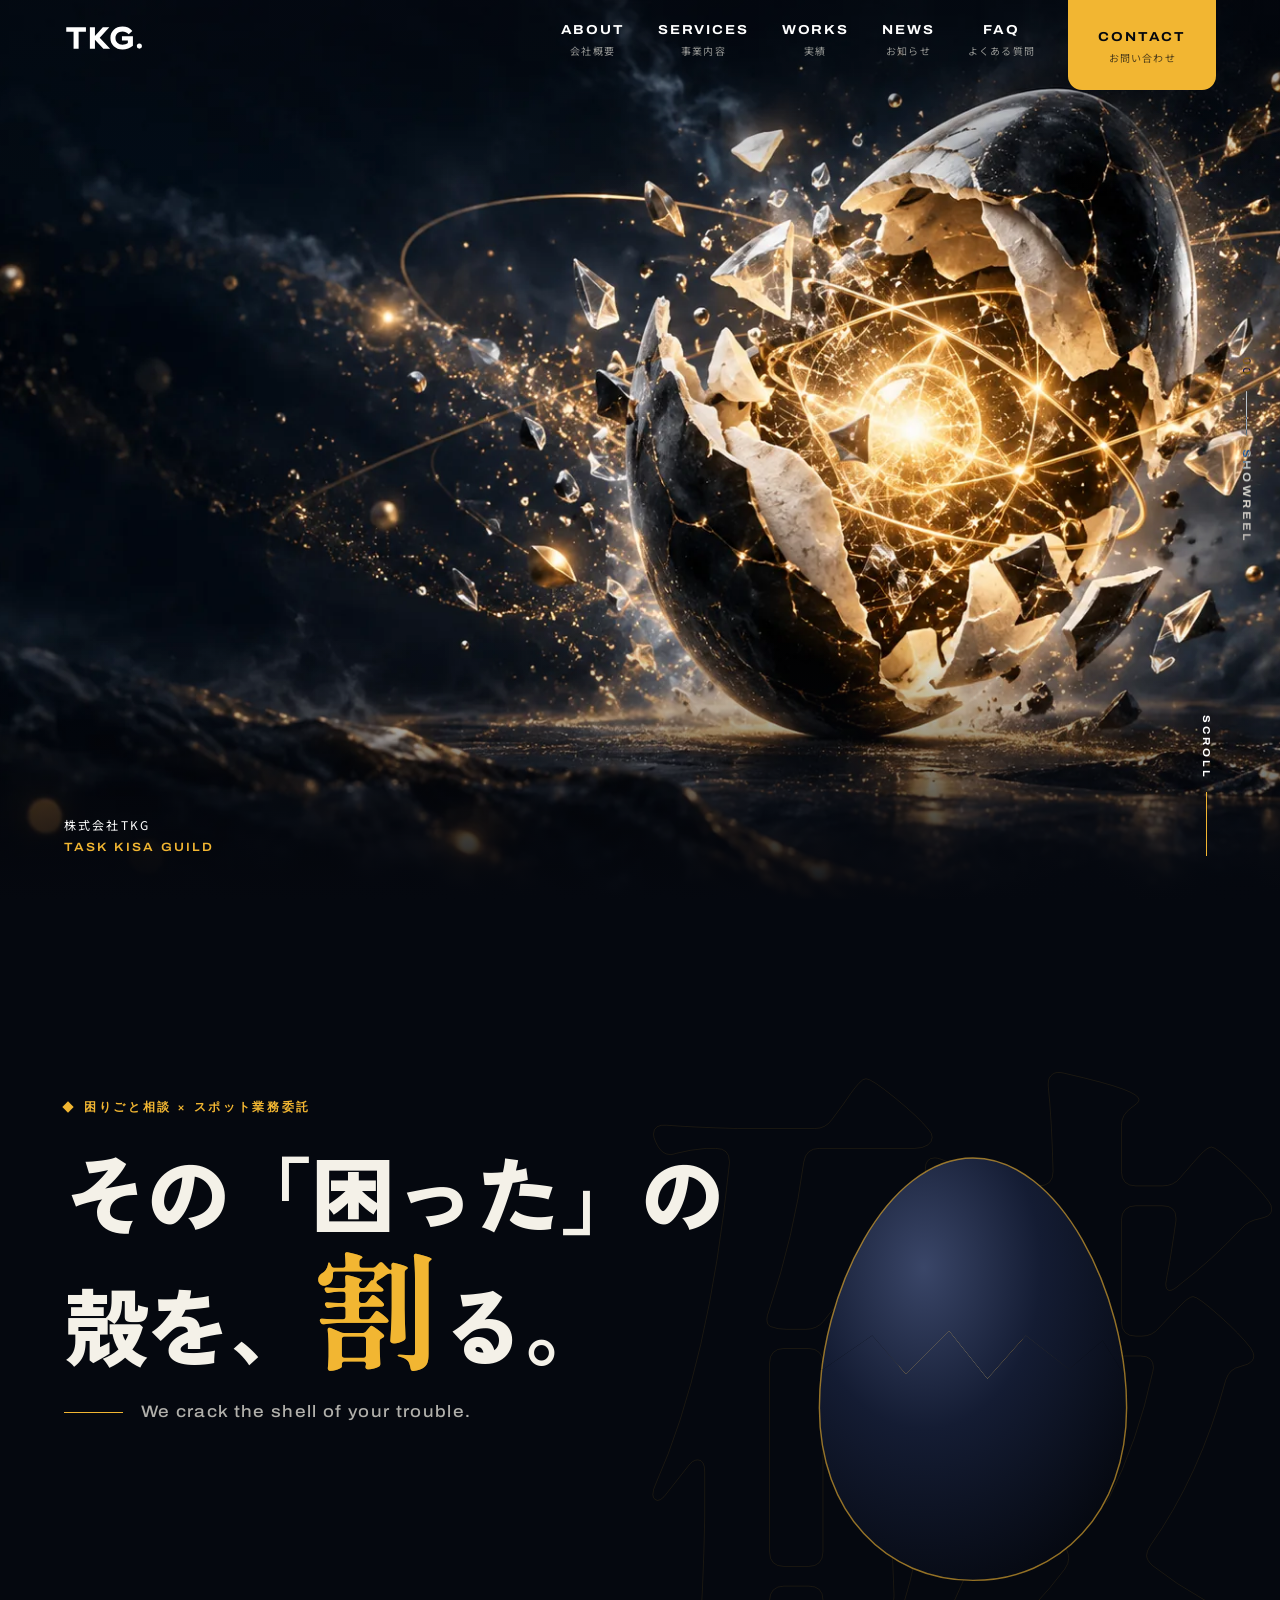
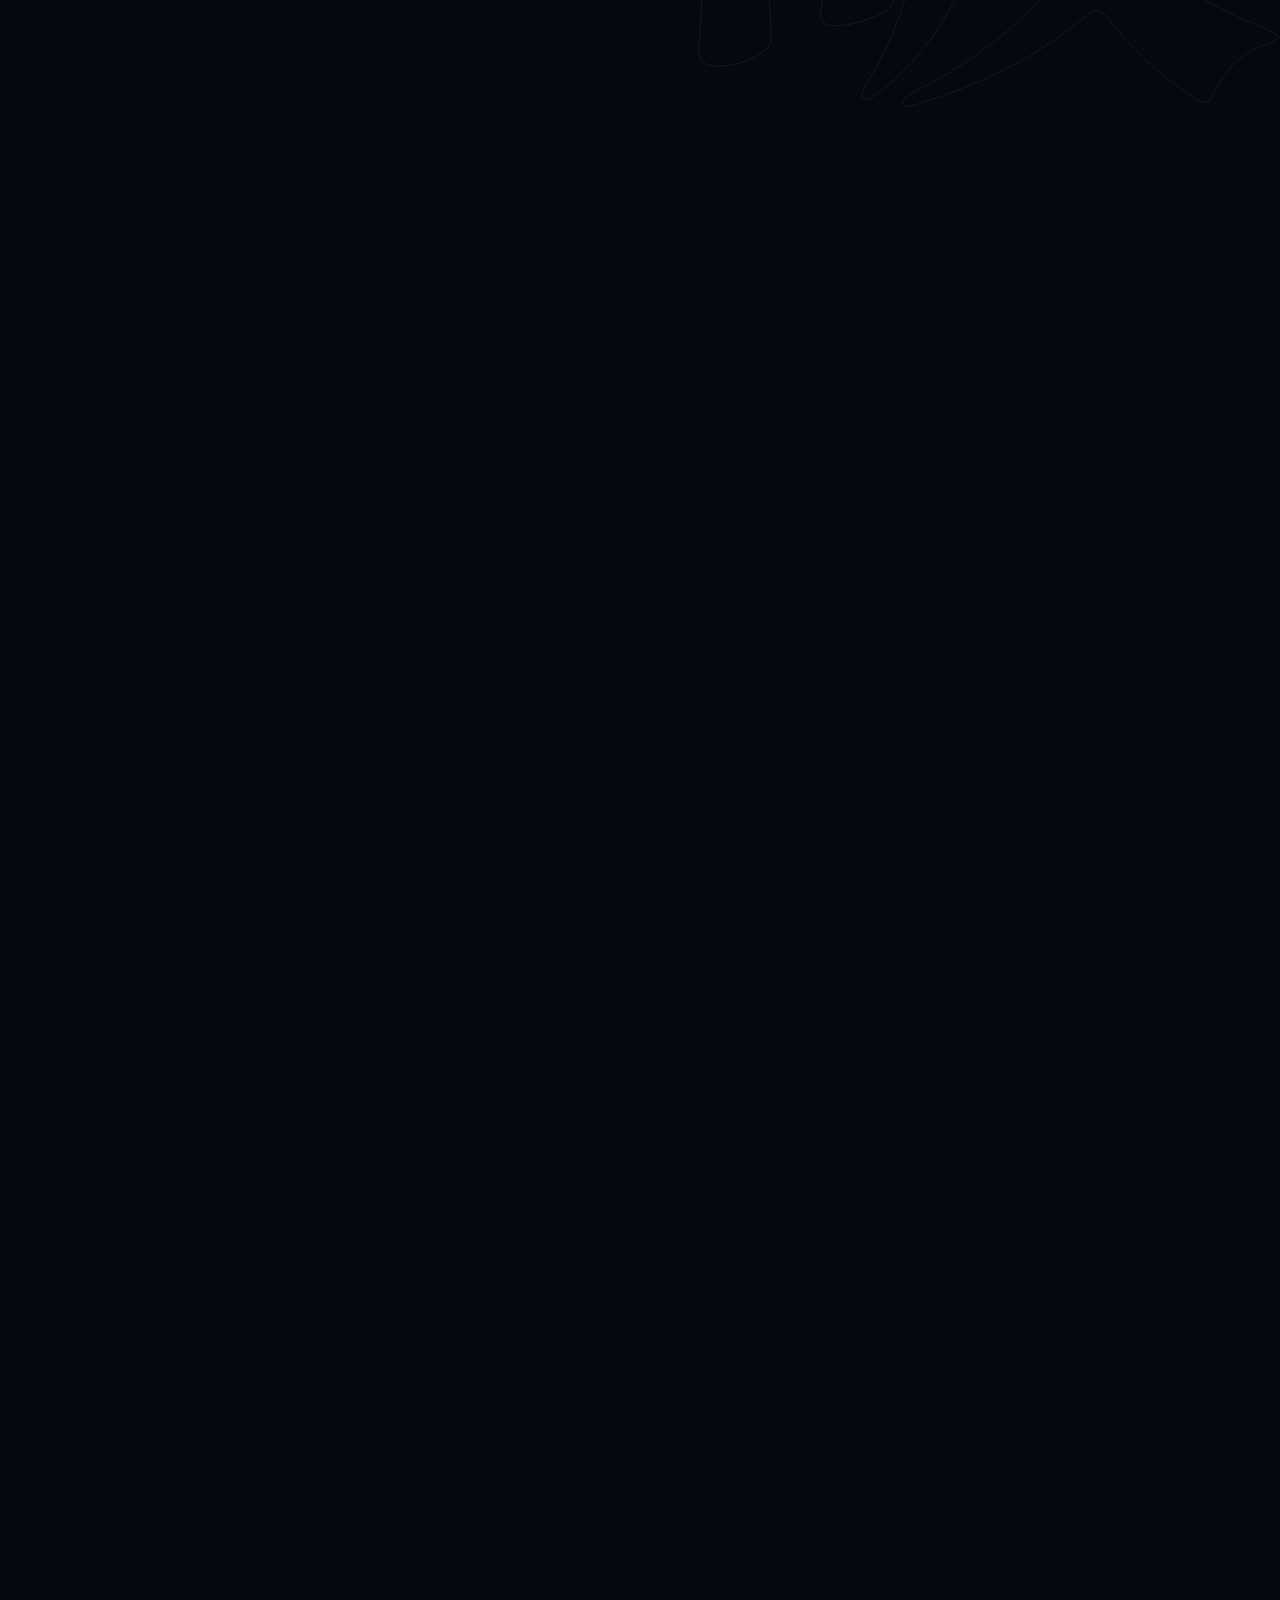
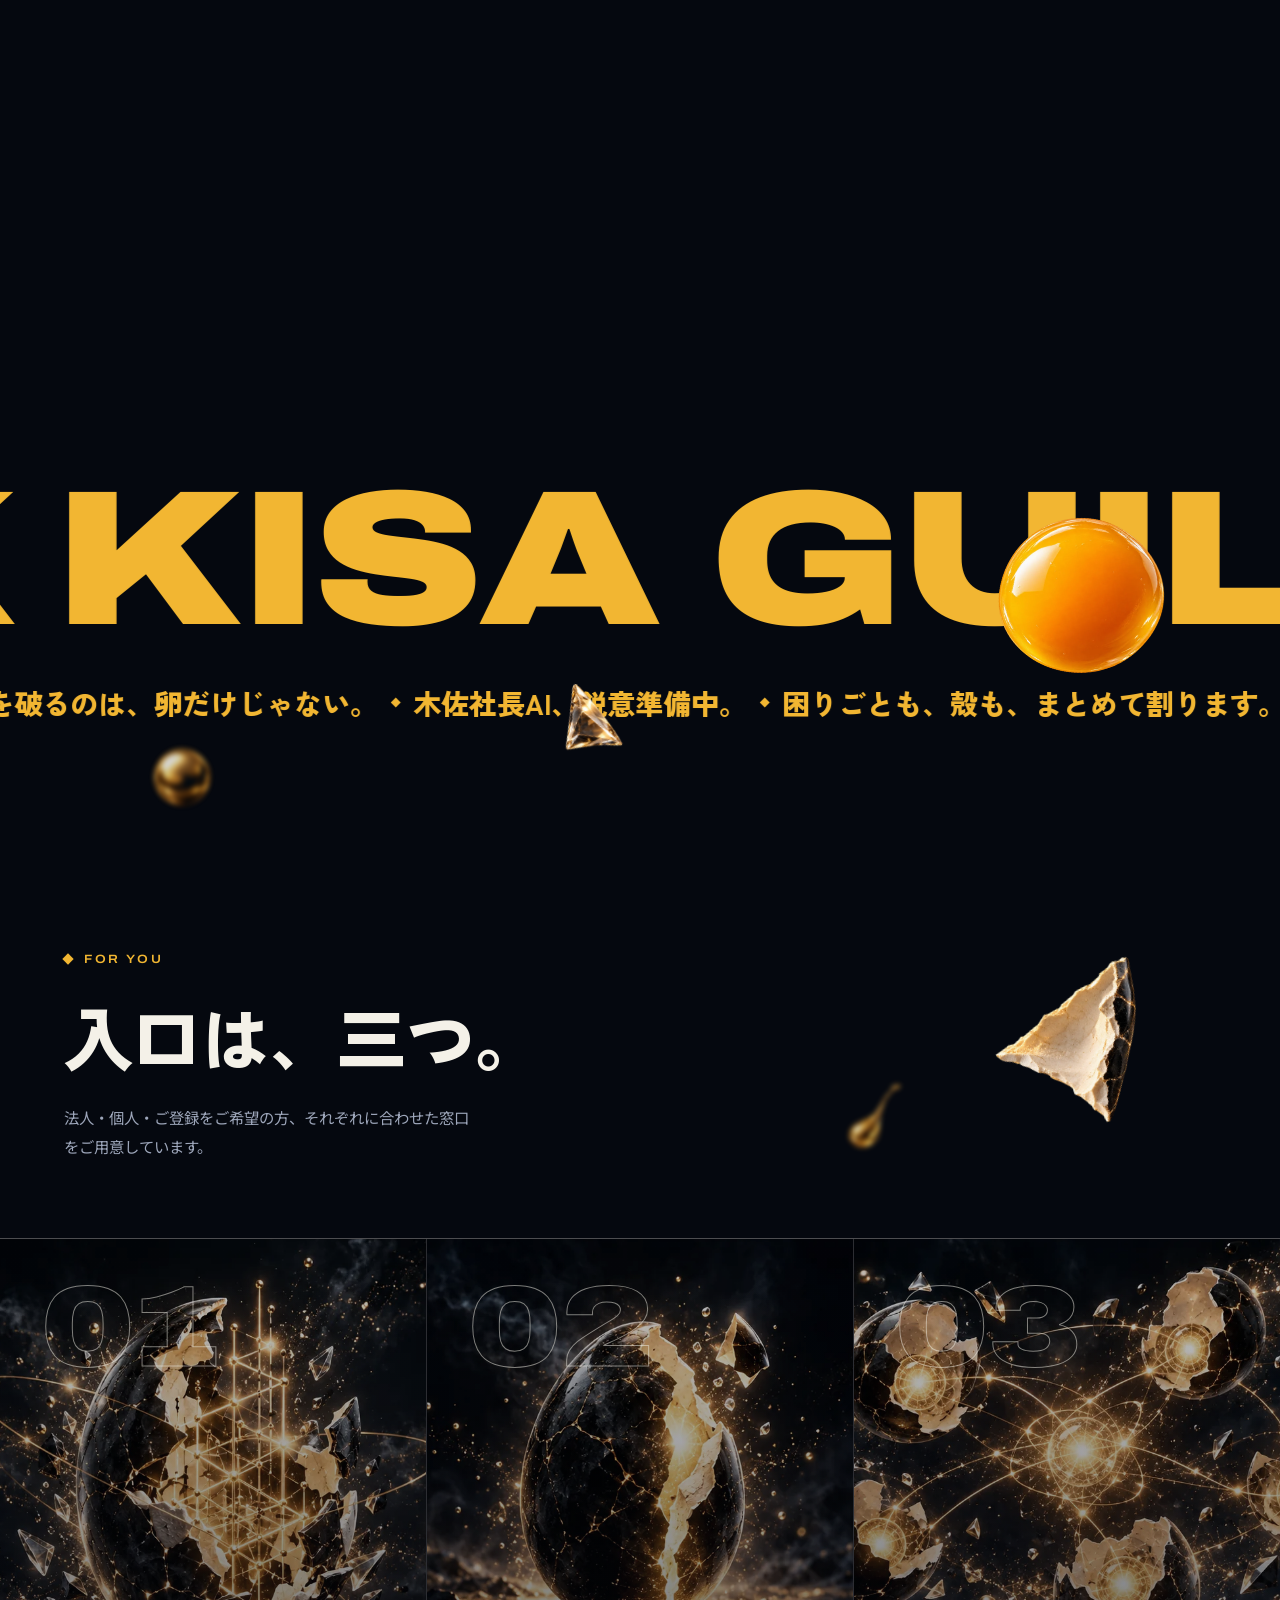
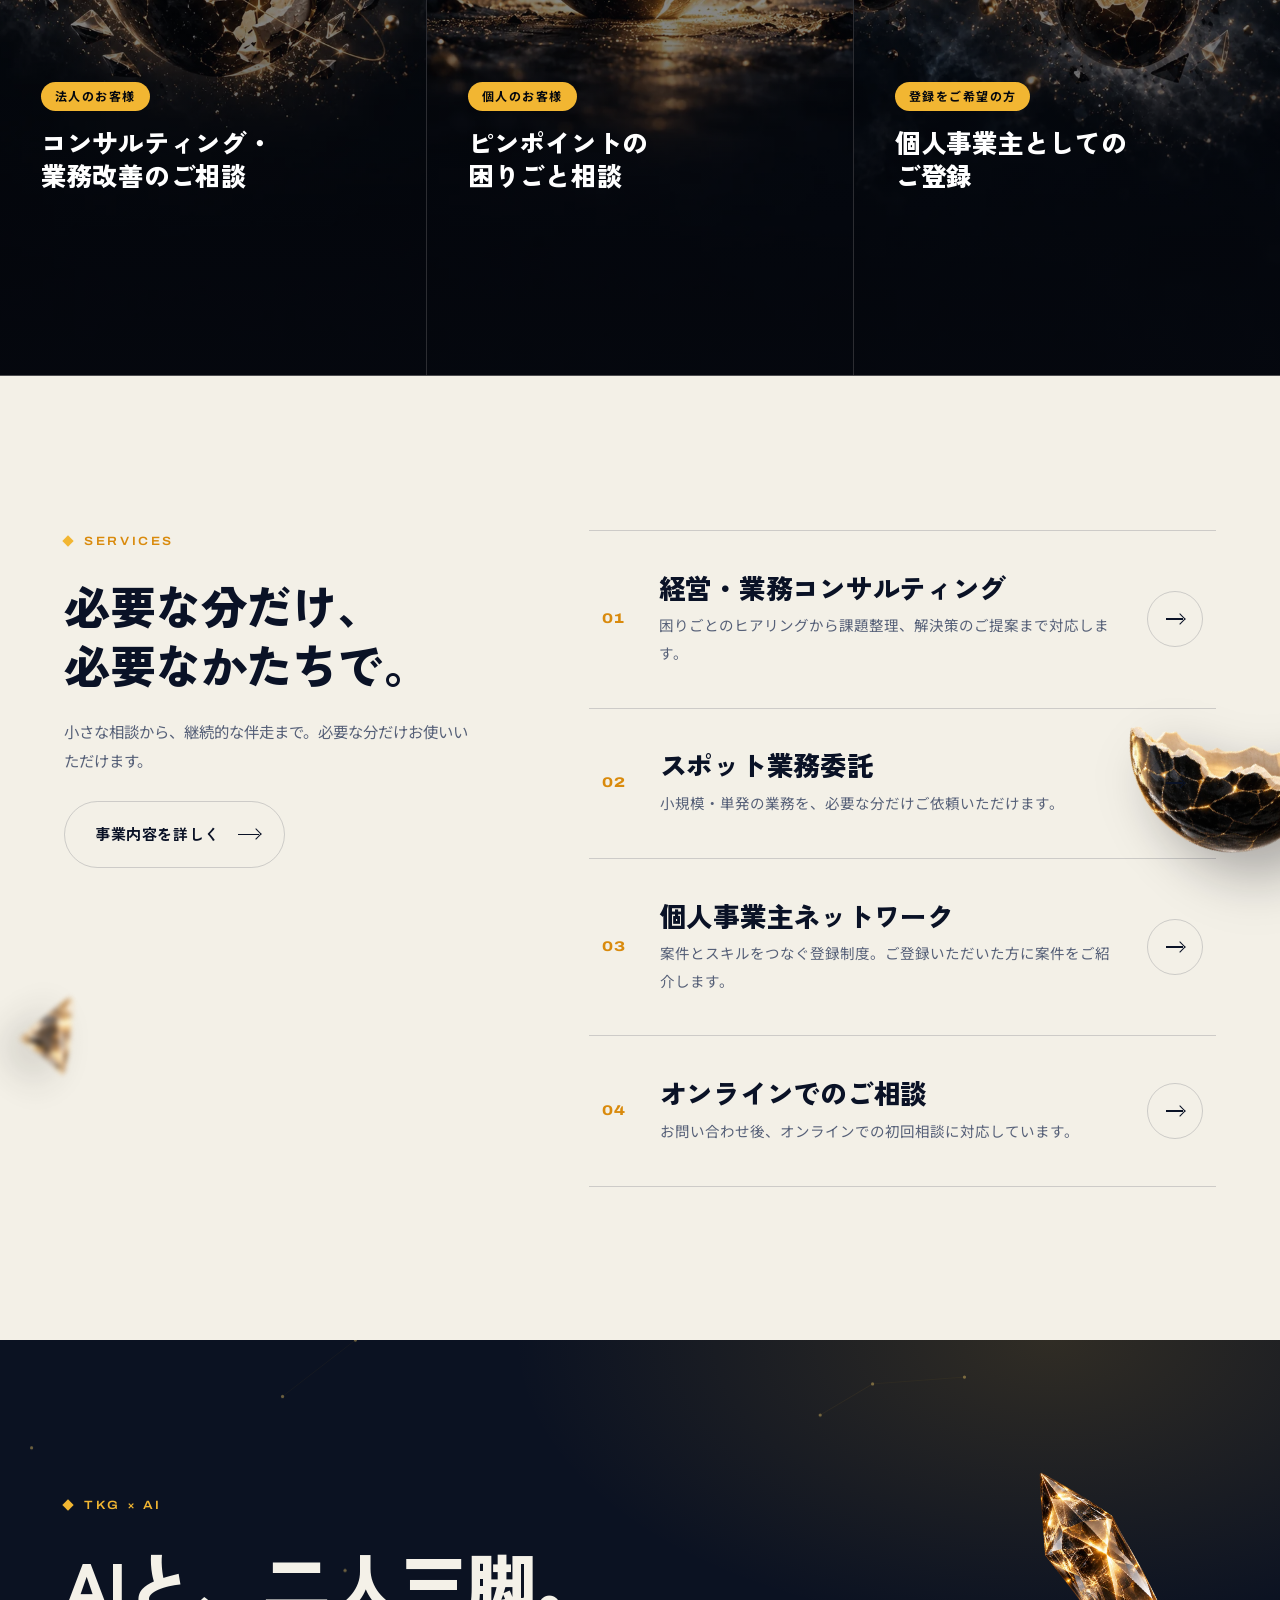
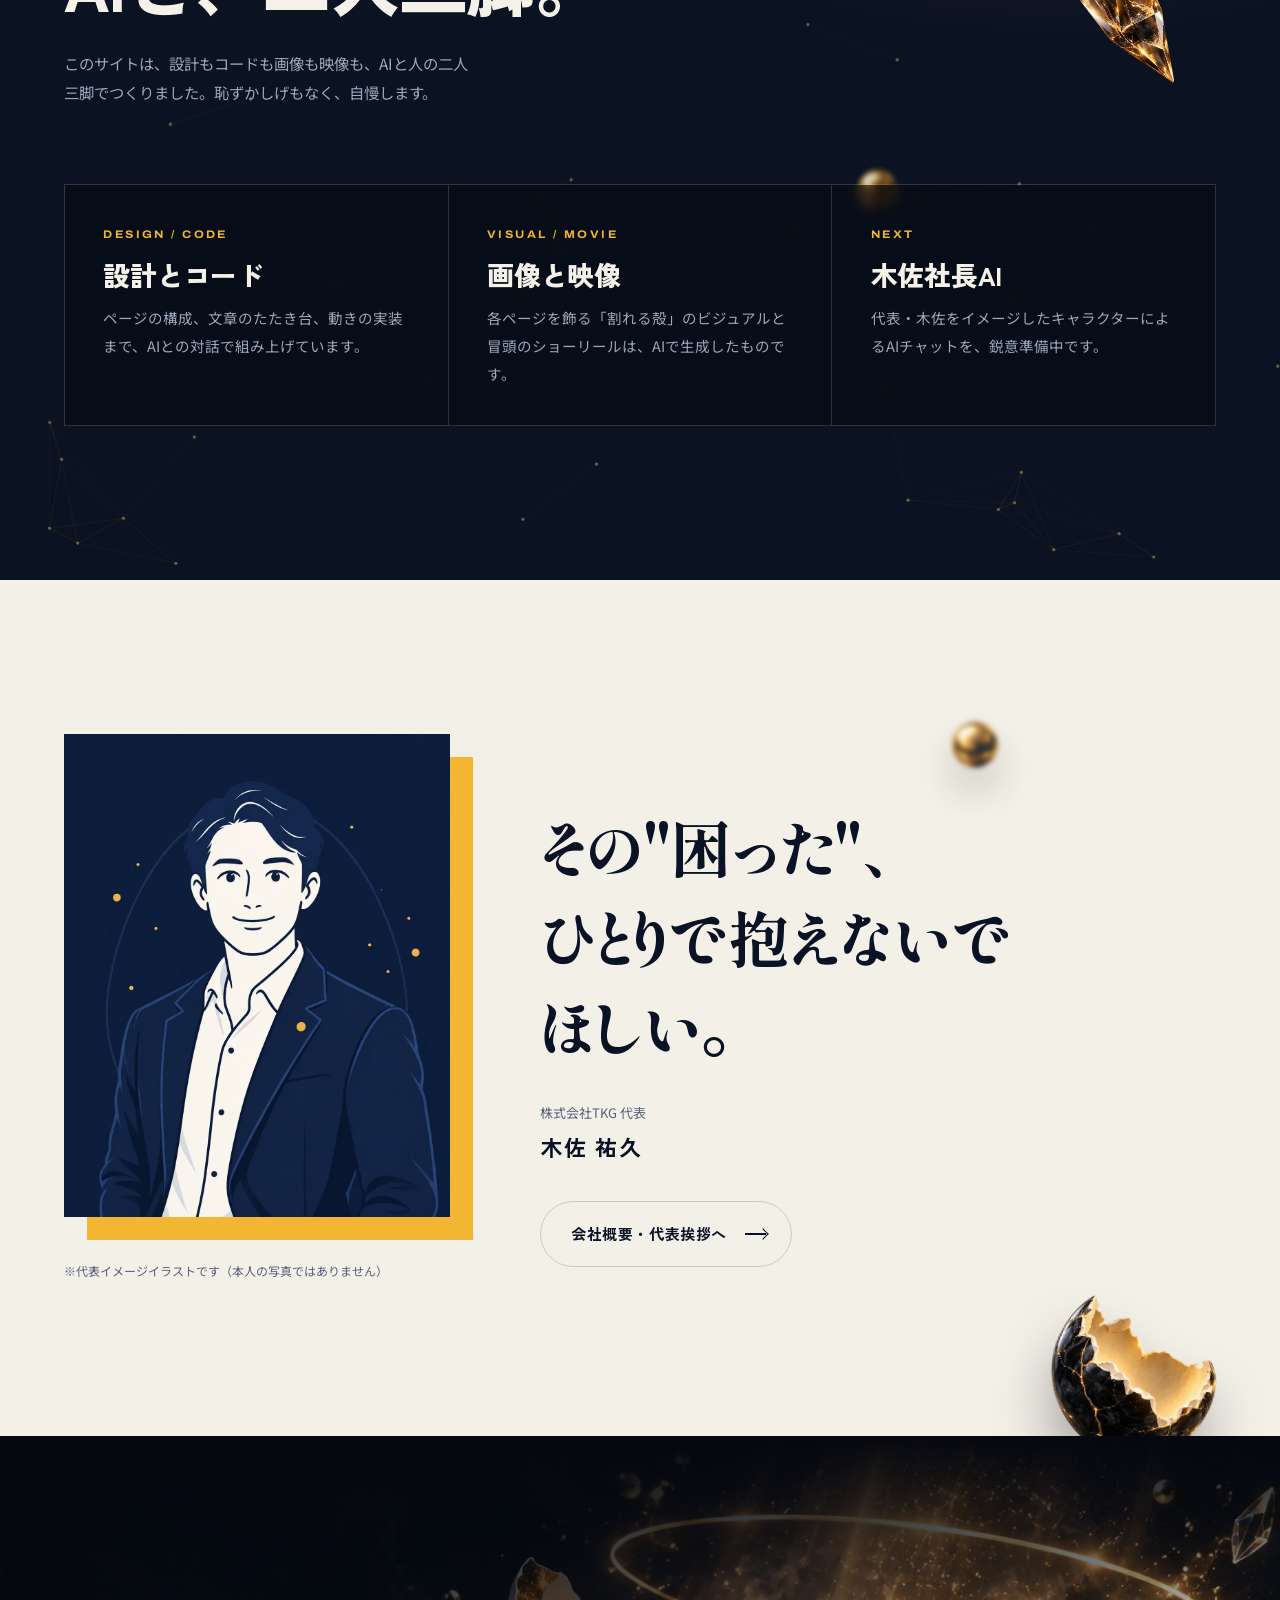
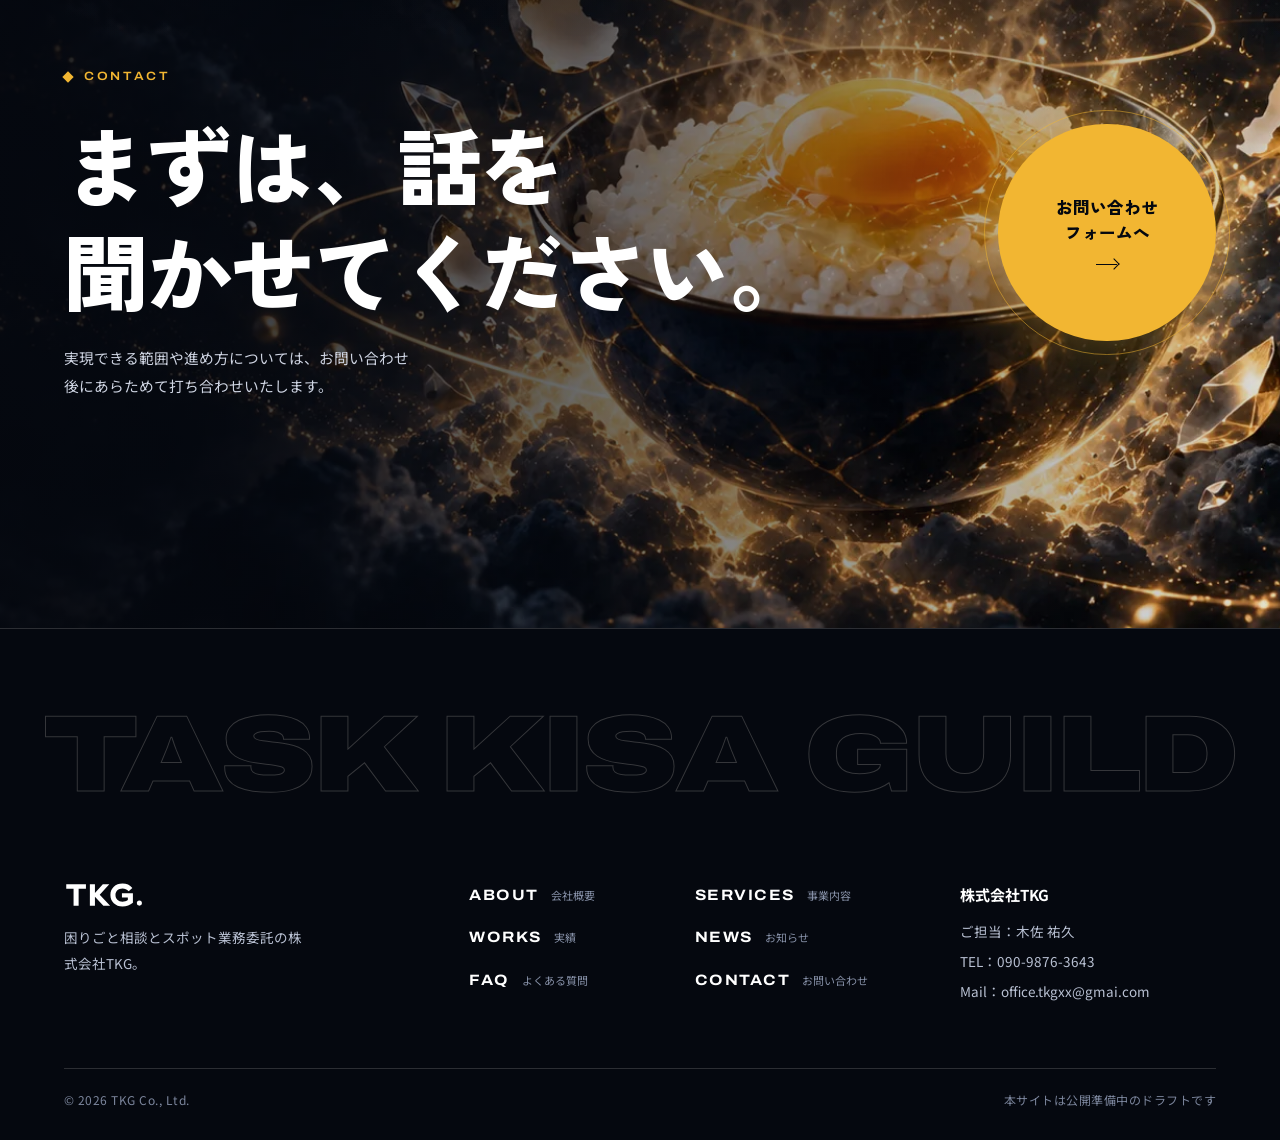
<file: index.html>
<!DOCTYPE html>
<html lang="ja">
<head>
<meta charset="UTF-8">
<meta name="viewport" content="width=device-width, initial-scale=1.0">
<title>株式会社TKG｜困りごと相談とスポット業務委託</title>
<meta name="description" content="株式会社TKGは、法人・個人の困りごと相談から業務改善、スポット業務委託、個人事業主ネットワークまで幅広く対応するコンサルティング会社です。">
<link rel="icon" href="assets/favicon.svg" type="image/svg+xml">
<!-- TODO: 公開ドメイン確定後、og:image / twitter:image を絶対URL（https://…/assets/ogp.png）に -->
<meta property="og:type" content="website">
<meta property="og:title" content="株式会社TKG｜困りごと相談とスポット業務委託">
<meta property="og:description" content="株式会社TKGは、法人・個人の困りごと相談から業務改善、スポット業務委託、個人事業主ネットワークまで幅広く対応するコンサルティング会社です。">
<meta property="og:image" content="assets/ogp.png">
<meta property="og:image:width" content="1200">
<meta property="og:image:height" content="630">
<meta name="twitter:card" content="summary_large_image">
<meta name="theme-color" content="#05080f">
<script>
  /* 演出の初期状態（非表示→出現）はJSが動く環境でだけ有効にする。
     オープニングは1セッションに1回だけ・モーション軽減設定時は出さない。 */
  (function () {
    var d = document.documentElement;
    d.classList.add("js");
    try {
      var reduce = window.matchMedia("(prefers-reduced-motion: reduce)").matches;
      if (!reduce && !sessionStorage.getItem("tkg-opened")) d.classList.add("is-loading");
    } catch (e) {}
  })();
</script>
<link rel="preconnect" href="https://fonts.googleapis.com">
<link rel="preconnect" href="https://fonts.gstatic.com" crossorigin>
<link href="https://fonts.googleapis.com/css2?family=Archivo:wdth,wght@62..125,100..900&family=Noto+Sans+JP:wght@400;500;700&family=Shippori+Mincho+B1:wght@800&family=Zen+Kaku+Gothic+New:wght@500;700;900&display=swap" rel="stylesheet">
<link rel="stylesheet" href="css/style.css">
</head>
<body class="page-index">

<!-- オープニング：画面そのものが殻のように割れて開く -->
<div class="loader" aria-hidden="true">
  <div class="loader-half loader-half--top"></div>
  <div class="loader-half loader-half--bottom"></div>
  <svg class="loader-crack" viewBox="0 0 100 100" preserveAspectRatio="none">
    <polyline points="0,51 14,47 28,52 40,46 52,54 64,47 76,53 88,46 100,50" pathLength="1" vector-effect="non-scaling-stroke"/>
  </svg>
  <div class="loader-mark">
    <img src="assets/logo-mark-white.svg" alt="" width="104" height="36">
    <span>Task Kisa Guild</span>
  </div>
</div>

<header class="site-header" id="site-header">
  <a href="index.html" class="logo" aria-label="株式会社TKG トップページ"><img src="assets/logo-mark-white.svg" alt="株式会社TKG" width="104" height="36"></a>
  <nav class="nav" id="site-nav" aria-label="メインメニュー">
    <a href="about.html"><span class="en">ABOUT</span><span class="jp">会社概要</span></a>
    <a href="services.html"><span class="en">SERVICES</span><span class="jp">事業内容</span></a>
    <a href="works.html"><span class="en">WORKS</span><span class="jp">実績</span></a>
    <a href="blog.html"><span class="en">NEWS</span><span class="jp">お知らせ</span></a>
    <a href="faq.html"><span class="en">FAQ</span><span class="jp">よくある質問</span></a>
    <a href="contact.html" class="nav-cta"><span class="en">CONTACT</span><span class="jp">お問い合わせ</span></a>
  </nav>
  <button class="nav-toggle" aria-label="メニューを開く" aria-expanded="false" aria-controls="site-nav"><span></span><span></span></button>
</header>

<main>

<!-- 00 ショーリール -->
<section class="hero hero--index" data-index="00" data-label="SHOWREEL">
  <video class="hero-video" muted playsinline preload="auto" poster="assets/hero-index.webp">
    <source src="assets/showreel/TKG_showreel_vertical_1080x1920_24fps.mp4" type="video/mp4" media="(max-width: 900px)">
    <source src="assets/showreel/TKG_showreel_1920x1080_24fps.mp4" type="video/mp4">
  </video>
  <div class="hero-hud">
    <p class="hero-hud-name"><span>株式会社TKG</span><span>Task Kisa Guild</span></p>
    <a href="#manifesto" class="hero-scroll-cue" aria-label="スクロールして続きを見る"><span>SCROLL</span><i></i></a>
  </div>
</section>

<!-- 01 マニフェスト：スクロールに合わせて殻が割れる -->
<section class="manifesto" id="manifesto" data-index="01" data-label="MANIFESTO">
  <div class="manifesto-pin">
    <div class="manifesto-ghost" aria-hidden="true">破</div>

    <div class="manifesto-egg" aria-hidden="true">
      <svg class="egg" viewBox="0 0 400 500">
        <defs>
          <radialGradient id="eg-shell" cx="34%" cy="26%" r="85%">
            <stop offset="0" stop-color="#3a4668"/>
            <stop offset=".45" stop-color="#141c33"/>
            <stop offset="1" stop-color="#04070e"/>
          </radialGradient>
          <radialGradient id="eg-yolk" cx="40%" cy="34%" r="72%">
            <stop offset="0" stop-color="#fff0b8"/>
            <stop offset=".45" stop-color="#fbc341"/>
            <stop offset="1" stop-color="#e2870a"/>
          </radialGradient>
          <radialGradient id="eg-glow">
            <stop offset="0" stop-color="#ffd66b" stop-opacity=".85"/>
            <stop offset=".45" stop-color="#f2b632" stop-opacity=".28"/>
            <stop offset="1" stop-color="#f2b632" stop-opacity="0"/>
          </radialGradient>
          <clipPath id="eg-top"><polygon points="0,0 400,0 400,255 357,255 335,220 300,250 255,215 215,260 175,210 130,255 95,215 44,250 0,250"/></clipPath>
          <clipPath id="eg-bot"><polygon points="0,500 400,500 400,255 357,255 335,220 300,250 255,215 215,260 175,210 130,255 95,215 44,250 0,250"/></clipPath>
        </defs>
        <circle class="egg-glow" cx="200" cy="262" r="250" fill="url(#eg-glow)"/>
        <g class="egg-rays"></g>
        <circle class="egg-yolk" cx="200" cy="292" r="90" fill="url(#eg-yolk)"/>
        <g class="egg-bot" clip-path="url(#eg-bot)">
          <path class="egg-shell" d="M200 30C290 30 360 170 360 290C360 400 290 470 200 470C110 470 40 400 40 290C40 170 110 30 200 30Z"/>
        </g>
        <g class="egg-top">
          <g clip-path="url(#eg-top)">
            <path class="egg-shell" d="M200 30C290 30 360 170 360 290C360 400 290 470 200 470C110 470 40 400 40 290C40 170 110 30 200 30Z"/>
          </g>
        </g>
        <polyline class="egg-crack" points="44,250 95,215 130,255 175,210 215,260 255,215 300,250 335,220 357,255" pathLength="1"/>
        <g class="egg-shards">
          <polygon points="120,236 142,214 150,244" style="--sx:-150px; --sy:-110px; --sr:-140deg;"/>
          <polygon points="168,222 190,232 176,250" style="--sx:-70px; --sy:-190px; --sr:200deg;"/>
          <polygon points="222,246 246,228 250,252" style="--sx:90px; --sy:-170px; --sr:160deg;"/>
          <polygon points="286,238 306,224 312,250" style="--sx:170px; --sy:-90px; --sr:-190deg;"/>
          <polygon points="76,232 92,224 96,246" style="--sx:-190px; --sy:-30px; --sr:120deg;"/>
          <polygon points="326,232 344,238 334,254" style="--sx:200px; --sy:-10px; --sr:-110deg;"/>
        </g>
      </svg>
    </div>

    <div class="container manifesto-copy">
      <span class="eyebrow">困りごと相談 × スポット業務委託</span>
      <h1 class="mega lines">
        <span class="line"><span>その「困った」の</span></span>
        <span class="line"><span>殻を、<em>割</em>る。</span></span>
      </h1>
      <p class="manifesto-en">We crack the shell of your trouble.</p>
      <div class="manifesto-body">
        <p>その"困った"、ひとりで抱えない。法人のコンサルティングから、個人のちょっとした相談まで。株式会社TKGが、課題の整理から解決の一歩目までを一緒に考えます。</p>
        <div class="hero-actions">
          <a href="contact.html" class="btn btn-primary magnetic"><span>お問い合わせはこちら</span><i class="btn-arrow"></i></a>
          <a href="services.html" class="btn btn-ghost magnetic"><span>事業内容を見る</span><i class="btn-arrow"></i></a>
        </div>
      </div>
    </div>
  </div>
</section>

<!-- 巨大な流れる文字 -->
<div class="ghost-marquee" aria-hidden="true">
  <div class="float-field" aria-hidden="true">
    <img class="floaty" src="assets/float-yolk.webp" alt="" loading="lazy" data-parallax="-0.34" data-rot="30" style="top:8%; right:9%; --w:clamp(84px, 13vw, 210px);">
    <img class="floaty floaty--far" src="assets/float-bead.webp" alt="" loading="lazy" data-parallax="-0.2" data-rot="0" style="bottom:10%; left:12%; --w:clamp(34px, 4.4vw, 70px);">
    <img class="floaty" src="assets/float-prism-02.webp" alt="" loading="lazy" data-parallax="-0.5" data-rot="-60" style="top:42%; left:44%; --w:clamp(40px, 5vw, 84px);">
  </div>
  <div class="gm-row gm-row--en" data-marquee="-1">
    <div class="gm-group"><span>BREAK THE SHELL</span><i></i><span>TASK KISA GUILD</span><i></i></div>
  </div>
  <div class="gm-row gm-row--jp" data-marquee="1">
    <div class="gm-group"><span>AIと二人三脚でつくっています。</span><i></i><span>恥ずかしげもなく自慢します。</span><i></i><span>殻を破るのは、卵だけじゃない。</span><i></i><span>木佐社長AI、鋭意準備中。</span><i></i><span>困りごとも、殻も、まとめて割ります。</span><i></i></div>
  </div>
</div>

<!-- 02 三つの入口 -->
<section class="doors" id="audience" data-index="02" data-label="FOR YOU">
  <div class="float-field" aria-hidden="true">
    <img class="floaty" src="assets/float-shell-02.webp" alt="" loading="lazy" data-parallax="-0.3" data-rot="40" style="top:6%; right:10%; --w:clamp(90px, 12vw, 190px);">
    <img class="floaty floaty--far" src="assets/float-drop.webp" alt="" loading="lazy" data-parallax="-0.14" data-rot="-20" style="top:20%; right:30%; --w:clamp(30px, 3.4vw, 56px);">
  </div>
  <div class="container">
    <div class="sec-head">
      <span class="eyebrow reveal">FOR YOU</span>
      <h2 class="lines"><span class="line"><span>入口は、三つ。</span></span></h2>
      <p class="reveal">法人・個人・ご登録をご希望の方、それぞれに合わせた窓口をご用意しています。</p>
    </div>
  </div>
  <div class="doors-grid">
    <a class="door door--corporate reveal" href="services.html#corporate" data-cursor="VIEW">
      <span class="door-num">01</span>
      <span class="door-tag">法人のお客様</span>
      <h3>コンサルティング・<br>業務改善のご相談</h3>
      <p>経営や業務における"困りごと"の整理から、解決に向けた提案・伴走まで対応します。</p>
      <span class="door-link">法人向けサービスを見る<i class="btn-arrow"></i></span>
    </a>
    <a class="door door--individual reveal" href="services.html#individual" data-cursor="VIEW">
      <span class="door-num">02</span>
      <span class="door-tag">個人のお客様</span>
      <h3>ピンポイントの<br>困りごと相談</h3>
      <p>法人向けと同様のご相談はもちろん、小規模な業務のスポット委託にも対応します。</p>
      <span class="door-link">個人向けサービスを見る<i class="btn-arrow"></i></span>
    </a>
    <a class="door door--lancer reveal" href="contact.html#register" data-cursor="VIEW">
      <span class="door-num">03</span>
      <span class="door-tag">登録をご希望の方</span>
      <h3>個人事業主としての<br>ご登録</h3>
      <p>TKGのネットワークに加わり、案件のご紹介を受けたい方はこちらからご登録ください。</p>
      <span class="door-link">登録について問い合わせる<i class="btn-arrow"></i></span>
    </a>
  </div>
</section>

<!-- 03 事業内容 -->
<section class="svc theme-light" data-index="03" data-label="SERVICES">
  <div class="float-field" aria-hidden="true">
    <img class="floaty" src="assets/float-shell-01.webp" alt="" loading="lazy" data-parallax="-0.26" data-rot="36" style="top:1%; right:-3%; --w:clamp(110px, 14vw, 230px);">
    <img class="floaty floaty--far" src="assets/float-prism-02.webp" alt="" loading="lazy" data-parallax="-0.12" data-rot="-50" style="top:52%; left:2%; --w:clamp(44px, 5vw, 86px);">
    <img class="floaty" src="assets/float-drop.webp" alt="" loading="lazy" data-parallax="-0.4" data-rot="24" style="bottom:5%; right:30%; --w:clamp(30px, 3.6vw, 60px);">
  </div>
  <div class="container svc-layout">
    <div class="sec-head sec-head--sticky">
      <span class="eyebrow reveal">SERVICES</span>
      <h2 class="lines"><span class="line"><span>必要な分だけ、</span></span><span class="line"><span>必要なかたちで。</span></span></h2>
      <p class="reveal">小さな相談から、継続的な伴走まで。必要な分だけお使いいただけます。</p>
      <a href="services.html" class="btn btn-line reveal magnetic"><span>事業内容を詳しく</span><i class="btn-arrow"></i></a>
    </div>
    <div class="svc-list">
      <a class="svc-row reveal" href="services.html#corporate" data-preview="assets/svc-01-consulting.webp">
        <span class="svc-num">01</span>
        <span class="svc-main"><h3>経営・業務コンサルティング</h3><p>困りごとのヒアリングから課題整理、解決策のご提案まで対応します。</p></span>
        <span class="svc-arrow"><i class="btn-arrow"></i></span>
      </a>
      <a class="svc-row reveal" href="services.html#individual" data-preview="assets/svc-02-spotwork.webp">
        <span class="svc-num">02</span>
        <span class="svc-main"><h3>スポット業務委託</h3><p>小規模・単発の業務を、必要な分だけご依頼いただけます。</p></span>
        <span class="svc-arrow"><i class="btn-arrow"></i></span>
      </a>
      <a class="svc-row reveal" href="services.html#network" data-preview="assets/svc-03-network.webp">
        <span class="svc-num">03</span>
        <span class="svc-main"><h3>個人事業主ネットワーク</h3><p>案件とスキルをつなぐ登録制度。ご登録いただいた方に案件をご紹介します。</p></span>
        <span class="svc-arrow"><i class="btn-arrow"></i></span>
      </a>
      <a class="svc-row reveal" href="services.html#flow">
        <span class="svc-num">04</span>
        <span class="svc-main"><h3>オンラインでのご相談</h3><p>お問い合わせ後、オンラインでの初回相談に対応しています。</p></span>
        <span class="svc-arrow"><i class="btn-arrow"></i></span>
      </a>
    </div>
  </div>
</section>

<!-- 04 TKG × AI
     ※本文はClaudeによる仮ドラフト。記載は「このサイトの制作」に関する事実に限定している。
       業務でのAI活用について書き足す場合は、木佐様に内容をご確認ください。 -->
<section class="lab" data-index="04" data-label="TKG × AI">
  <canvas class="hero-canvas" aria-hidden="true"></canvas>
  <div class="float-field" aria-hidden="true">
    <img class="floaty" src="assets/float-prism-01.webp" alt="" loading="lazy" data-parallax="-0.32" data-rot="-44" style="top:10%; right:7%; --w:clamp(90px, 13vw, 220px);">
    <img class="floaty floaty--far" src="assets/float-bead.webp" alt="" loading="lazy" data-parallax="-0.14" data-rot="0" style="top:48%; right:30%; --w:clamp(26px, 3vw, 50px);">
  </div>
  <div class="container">
    <div class="sec-head">
      <span class="eyebrow reveal">TKG × AI</span>
      <h2 class="lines"><span class="line"><span>AIと、二人三脚。</span></span></h2>
      <p class="reveal">このサイトは、設計もコードも画像も映像も、AIと人の二人三脚でつくりました。恥ずかしげもなく、自慢します。</p>
    </div>
    <div class="lab-grid">
      <div class="lab-card reveal">
        <span class="lab-label">DESIGN / CODE</span>
        <h3>設計とコード</h3>
        <p>ページの構成、文章のたたき台、動きの実装まで、AIとの対話で組み上げています。</p>
      </div>
      <div class="lab-card reveal">
        <span class="lab-label">VISUAL / MOVIE</span>
        <h3>画像と映像</h3>
        <p>各ページを飾る「割れる殻」のビジュアルと冒頭のショーリールは、AIで生成したものです。</p>
      </div>
      <div class="lab-card reveal">
        <span class="lab-label">NEXT</span>
        <h3>木佐社長AI</h3>
        <p>代表・木佐をイメージしたキャラクターによるAIチャットを、鋭意準備中です。</p>
      </div>
    </div>
  </div>
</section>

<!-- 05 代表メッセージ（抜粋） -->
<section class="rep theme-light" data-index="05" data-label="MESSAGE">
  <div class="float-field" aria-hidden="true">
    <img class="floaty" src="assets/float-shell-03.webp" alt="" loading="lazy" data-parallax="-0.3" data-rot="-30" style="bottom:6%; right:5%; --w:clamp(100px, 13vw, 220px);">
    <img class="floaty floaty--far" src="assets/float-bead.webp" alt="" loading="lazy" data-parallax="-0.16" data-rot="0" style="top:12%; right:22%; --w:clamp(30px, 3.6vw, 60px);">
  </div>
  <div class="container rep-layout">
    <figure class="rep-figure reveal">
      <img src="assets/avatar-kisa-portrait.webp" alt="代表イメージイラスト" width="1122" height="1402" loading="lazy">
      <figcaption>※代表イメージイラストです（本人の写真ではありません）</figcaption>
    </figure>
    <div class="rep-body">
      <span class="eyebrow reveal">MESSAGE</span>
      <blockquote class="rep-quote lines">
        <span class="line"><span>その"困った"、</span></span>
        <span class="line"><span>ひとりで抱えないで</span></span>
        <span class="line"><span>ほしい。</span></span>
      </blockquote>
      <p class="rep-sign reveal"><span>株式会社TKG 代表</span><strong>木佐 祐久</strong></p>
      <a href="about.html" class="btn btn-line reveal magnetic"><span>会社概要・代表挨拶へ</span><i class="btn-arrow"></i></a>
    </div>
  </div>
</section>

<section>
  <div class="cta-band">
    <div>
      <span class="eyebrow reveal">CONTACT</span>
      <h2 class="lines"><span class="line"><span>まずは、話を</span></span><span class="line"><span>聞かせてください。</span></span></h2>
      <p class="reveal">実現できる範囲や進め方については、お問い合わせ後にあらためて打ち合わせいたします。</p>
    </div>
    <a href="contact.html" class="cta-orb magnetic" data-cursor=""><span>お問い合わせ<br>フォームへ</span><i class="btn-arrow"></i></a>
  </div>
</section>

</main>

<footer class="site-footer">
  <div class="footer-ghost" aria-hidden="true">TASK KISA GUILD</div>
  <div class="container">
    <div class="footer-grid">
      <div class="footer-brand">
        <a href="index.html" class="logo" aria-label="株式会社TKG トップページ"><img src="assets/logo-mark-white.svg" alt="株式会社TKG" width="104" height="36"></a>
        <p>困りごと相談とスポット業務委託の株式会社TKG。</p>
      </div>
      <nav class="footer-nav" aria-label="フッターメニュー">
        <a href="about.html"><span class="en">ABOUT</span><span class="jp">会社概要</span></a>
        <a href="services.html"><span class="en">SERVICES</span><span class="jp">事業内容</span></a>
        <a href="works.html"><span class="en">WORKS</span><span class="jp">実績</span></a>
        <a href="blog.html"><span class="en">NEWS</span><span class="jp">お知らせ</span></a>
        <a href="faq.html"><span class="en">FAQ</span><span class="jp">よくある質問</span></a>
        <a href="contact.html"><span class="en">CONTACT</span><span class="jp">お問い合わせ</span></a>
      </nav>
      <div class="footer-contact">
        <strong>株式会社TKG</strong>
        <span>ご担当：木佐 祐久</span>
        <span>TEL：090-9876-3643</span>
        <!-- TODO: メールアドレスの表記をクライアントに確認（gmail.comの"i"抜けの可能性） -->
        <span>Mail：office.tkgxx@gmai.com</span>
      </div>
    </div>
    <div class="footer-bottom">
      <span>&copy; 2026 TKG Co., Ltd.</span>
      <span>本サイトは公開準備中のドラフトです</span>
    </div>
  </div>
</footer>

<script src="js/main.js"></script>
</body>
</html>
</file>
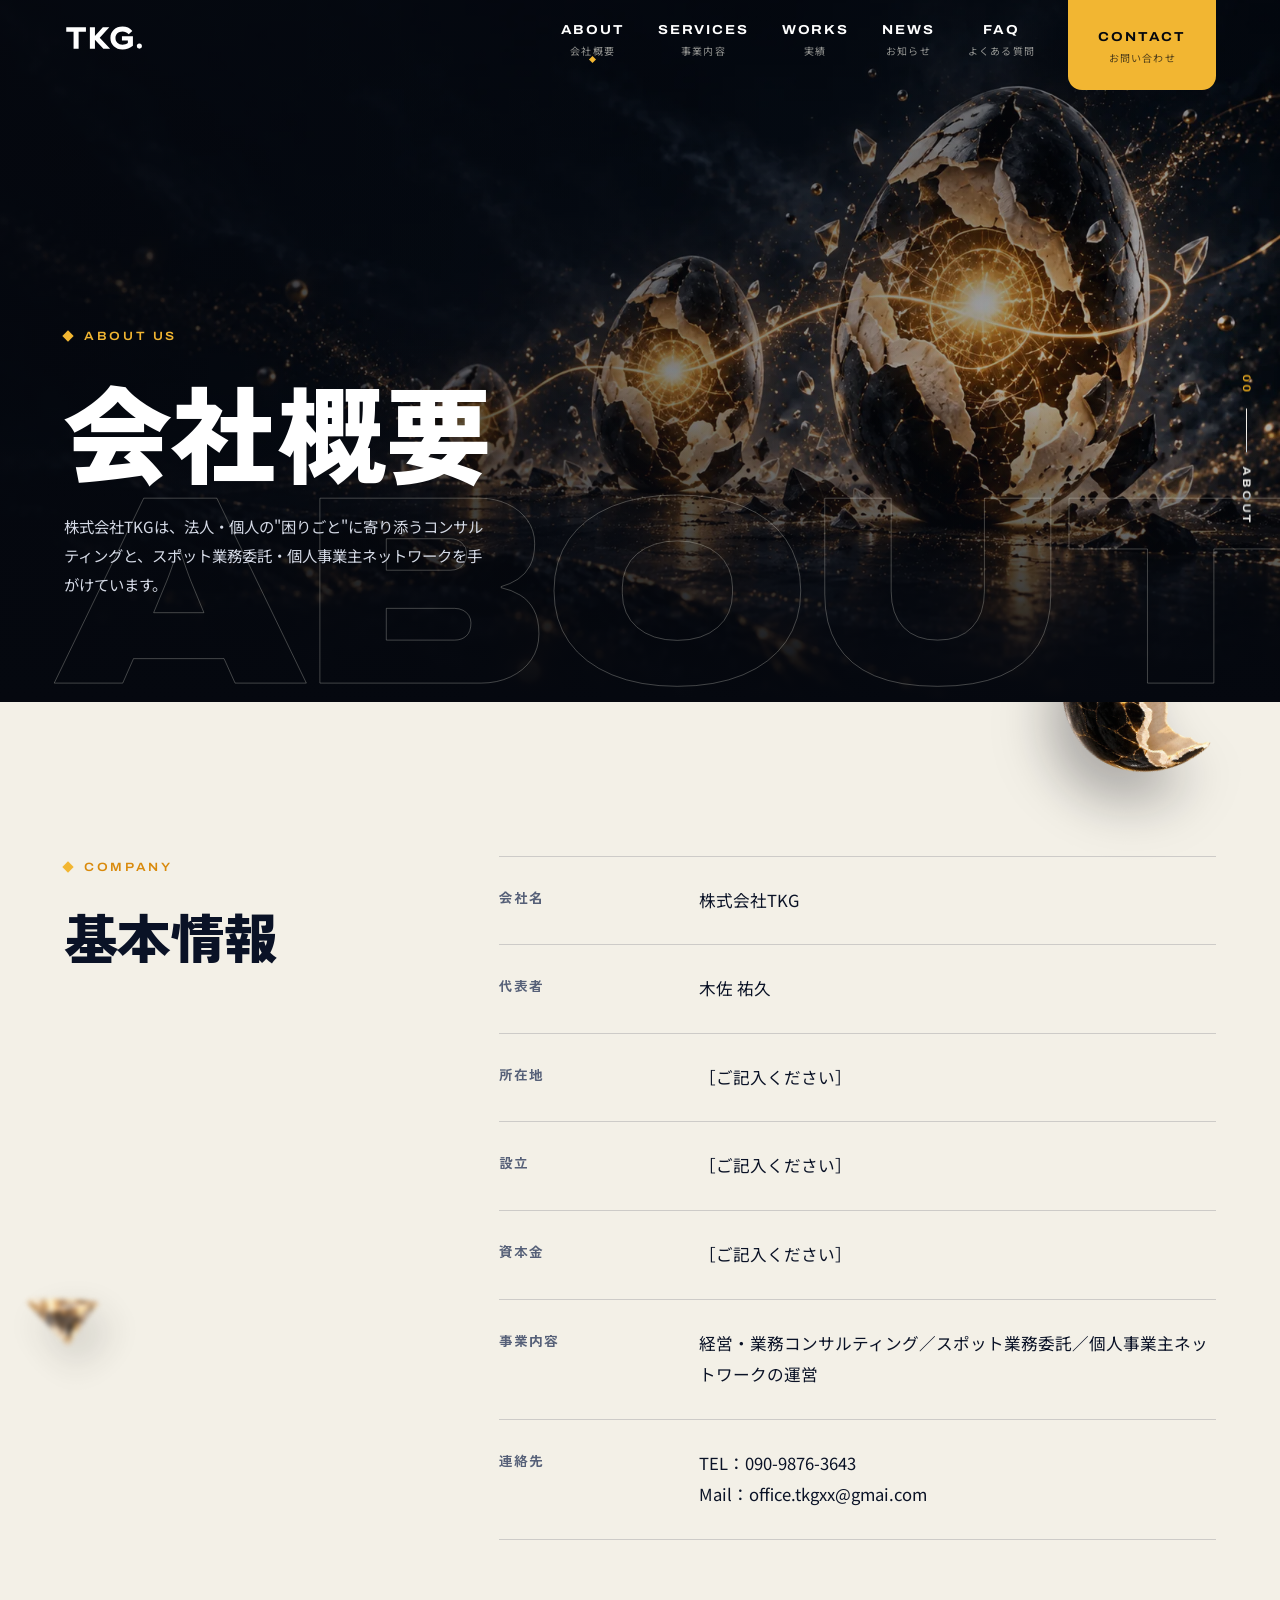
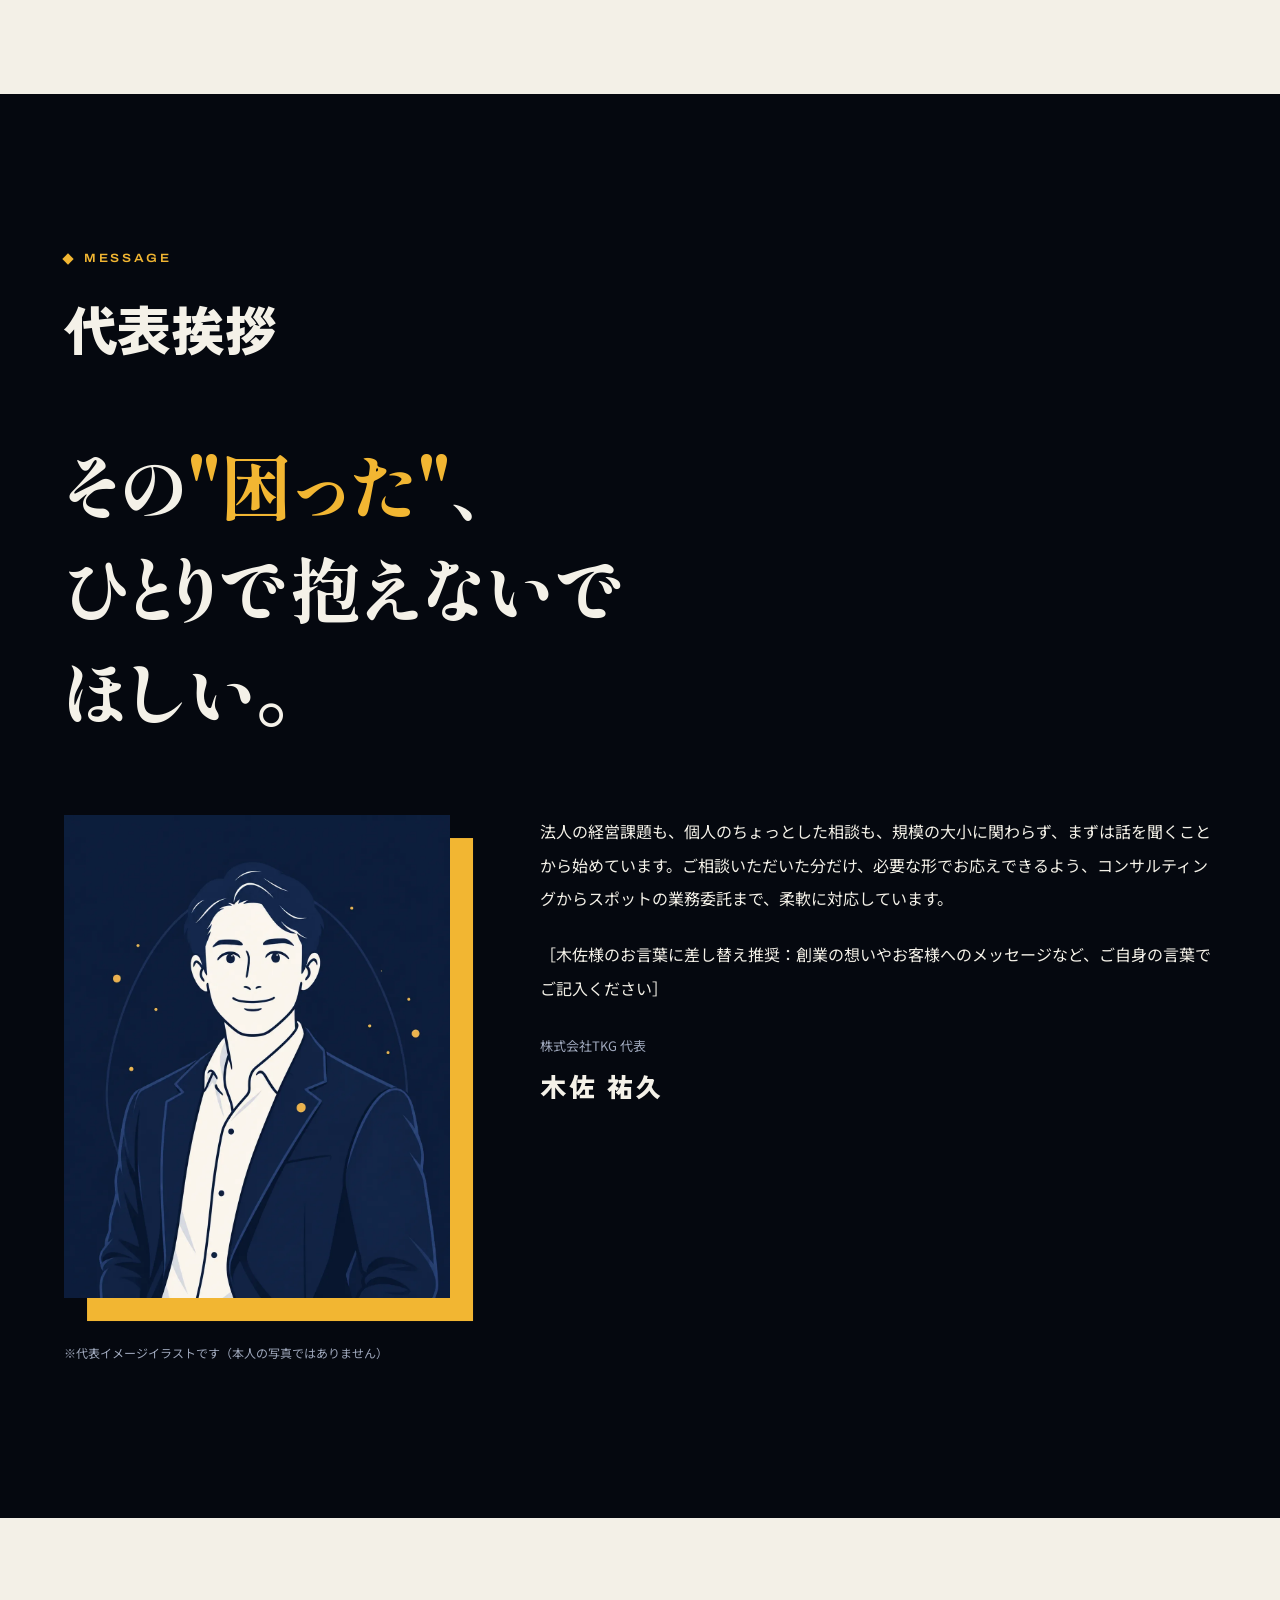
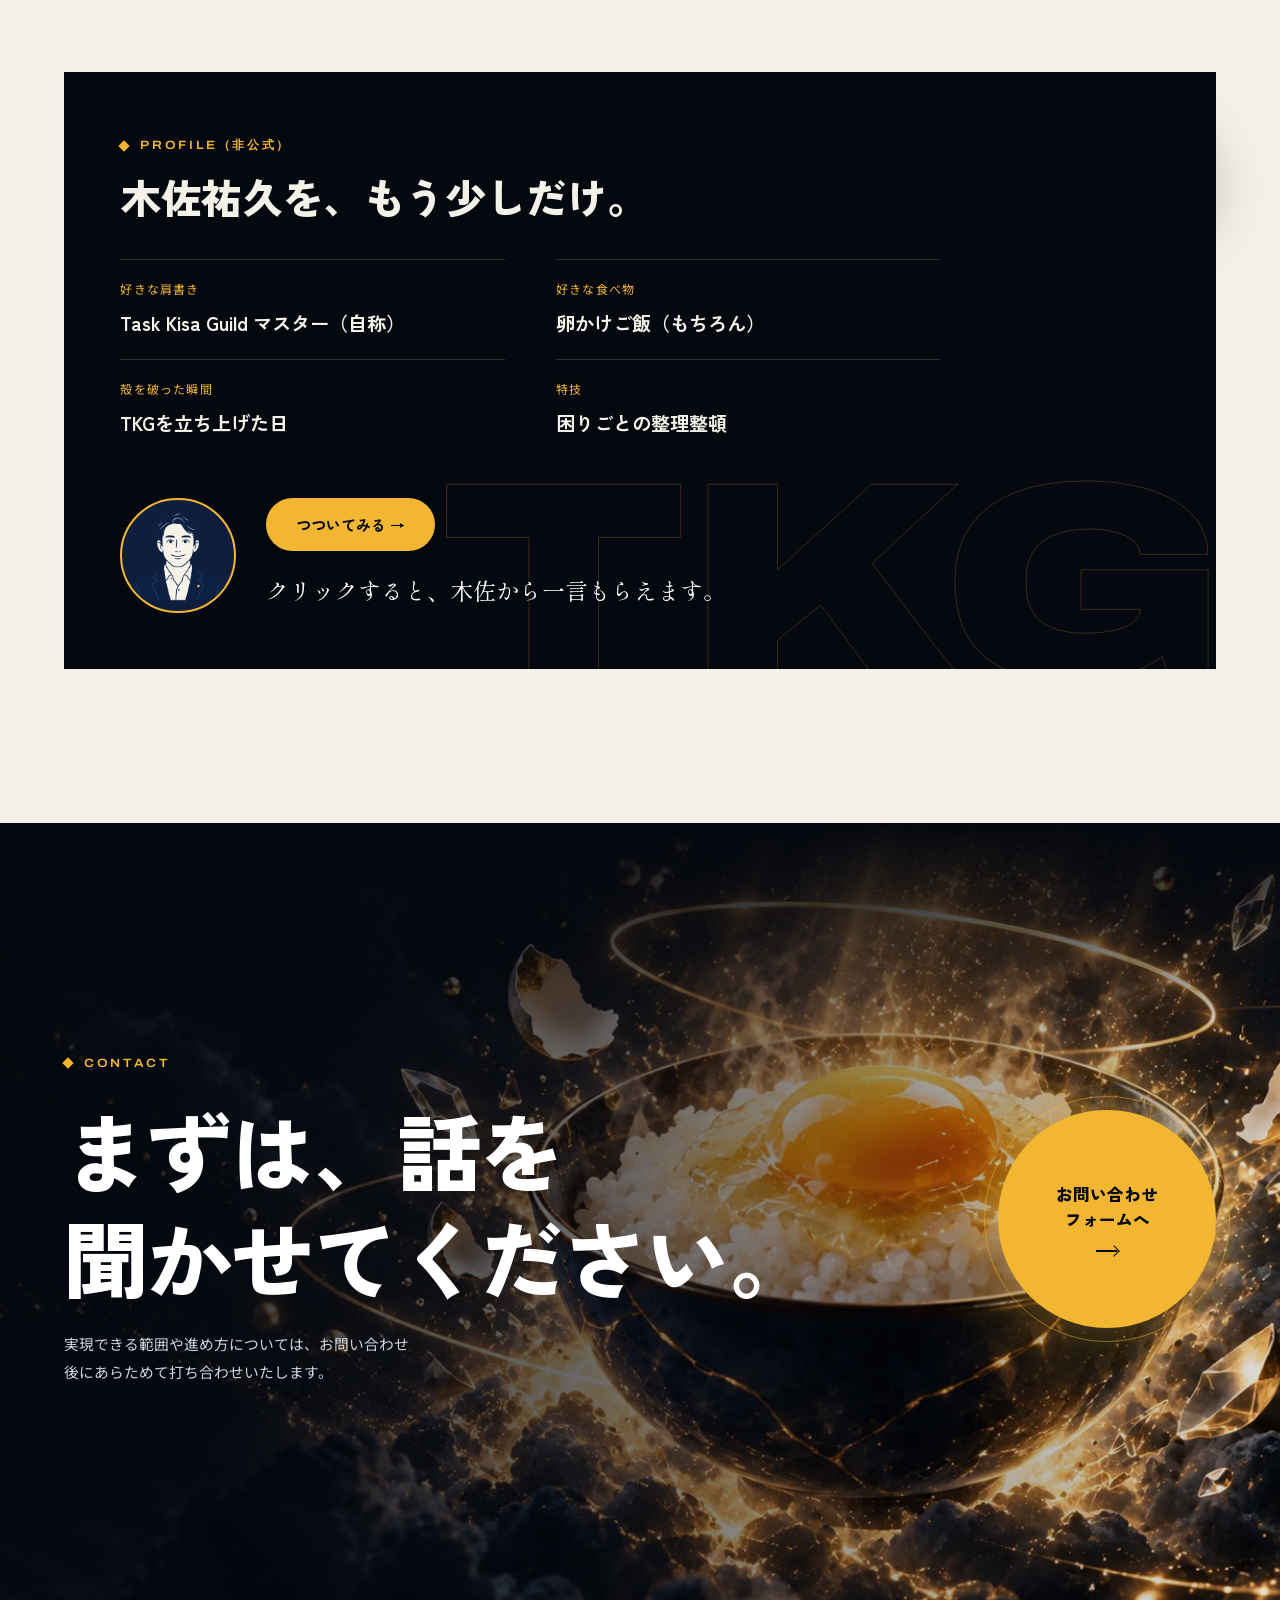
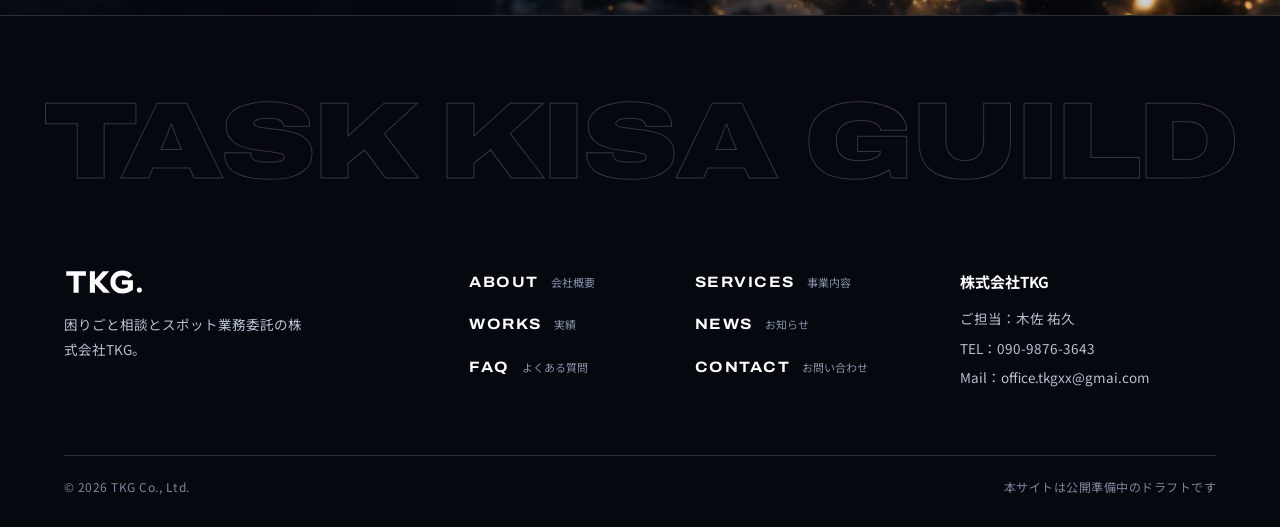
<file: about.html>
<!DOCTYPE html>
<html lang="ja">
<head>
<meta charset="UTF-8">
<meta name="viewport" content="width=device-width, initial-scale=1.0">
<title>会社概要｜株式会社TKG</title>
<meta name="description" content="株式会社TKGの会社概要・代表紹介ページです。">
<link rel="icon" href="assets/favicon.svg" type="image/svg+xml">
<!-- TODO: 公開ドメイン確定後、og:image / twitter:image を絶対URL（https://…/assets/ogp.png）に -->
<meta property="og:type" content="website">
<meta property="og:title" content="会社概要｜株式会社TKG">
<meta property="og:description" content="株式会社TKGの会社概要・代表紹介ページです。">
<meta property="og:image" content="assets/ogp.png">
<meta property="og:image:width" content="1200">
<meta property="og:image:height" content="630">
<meta name="twitter:card" content="summary_large_image">
<meta name="theme-color" content="#05080f">
<link rel="preconnect" href="https://fonts.googleapis.com">
<link rel="preconnect" href="https://fonts.gstatic.com" crossorigin>
<link href="https://fonts.googleapis.com/css2?family=Archivo:wdth,wght@62..125,100..900&family=Noto+Sans+JP:wght@400;500;700&family=Shippori+Mincho+B1:wght@800&family=Zen+Kaku+Gothic+New:wght@500;700;900&display=swap" rel="stylesheet">
<link rel="stylesheet" href="css/style.css">
<script>document.documentElement.classList.add("js");</script>
</head>
<body>

<header class="site-header" id="site-header">
  <a href="index.html" class="logo" aria-label="株式会社TKG トップページ"><img src="assets/logo-mark-white.svg" alt="株式会社TKG" width="104" height="36"></a>
  <nav class="nav" id="site-nav" aria-label="メインメニュー">
    <a href="about.html"><span class="en">ABOUT</span><span class="jp">会社概要</span></a>
    <a href="services.html"><span class="en">SERVICES</span><span class="jp">事業内容</span></a>
    <a href="works.html"><span class="en">WORKS</span><span class="jp">実績</span></a>
    <a href="blog.html"><span class="en">NEWS</span><span class="jp">お知らせ</span></a>
    <a href="faq.html"><span class="en">FAQ</span><span class="jp">よくある質問</span></a>
    <a href="contact.html" class="nav-cta"><span class="en">CONTACT</span><span class="jp">お問い合わせ</span></a>
  </nav>
  <button class="nav-toggle" aria-label="メニューを開く" aria-expanded="false" aria-controls="site-nav"><span></span><span></span></button>
</header>

<section class="page-header page-header--about" data-index="00" data-label="ABOUT">
  <div class="ph-ghost" aria-hidden="true" data-parallax="0.12">ABOUT</div>
  <div class="container">
    <span class="eyebrow reveal">ABOUT US</span>
    <h1 class="lines"><span class="line"><span>会社概要</span></span></h1>
    <p class="reveal">株式会社TKGは、法人・個人の"困りごと"に寄り添うコンサルティングと、スポット業務委託・個人事業主ネットワークを手がけています。</p>
  </div>
</section>

<section class="theme-light" data-index="01" data-label="COMPANY">
  <div class="float-field" aria-hidden="true">
    <img class="floaty" src="assets/float-shell-01.webp" alt="" loading="lazy" data-parallax="-0.24" data-rot="30" style="top:8%; right:4%; --w:clamp(100px, 13vw, 220px);">
    <img class="floaty floaty--far" src="assets/float-prism-02.webp" alt="" loading="lazy" data-parallax="-0.34" data-rot="-40" style="bottom:10%; left:3%; --w:clamp(40px, 4.6vw, 80px);">
  </div>
  <div class="container split" style="position:relative; z-index:1;">
    <div class="section-head">
      <span class="eyebrow reveal">COMPANY</span>
      <h2 class="lines"><span class="line"><span>基本情報</span></span></h2>
    </div>
    <dl class="info-table reveal">
      <dt>会社名</dt>
      <dd>株式会社TKG</dd>
      <dt>代表者</dt>
      <dd>木佐 祐久</dd>
      <dt>所在地</dt>
      <dd>［ご記入ください］</dd>
      <dt>設立</dt>
      <dd>［ご記入ください］</dd>
      <dt>資本金</dt>
      <dd>［ご記入ください］</dd>
      <dt>事業内容</dt>
      <dd>経営・業務コンサルティング／スポット業務委託／個人事業主ネットワークの運営</dd>
      <dt>連絡先</dt>
      <dd>TEL：090-9876-3643<br>Mail：office.tkgxx@gmai.com</dd>
    </dl>
  </div>
</section>

<section data-index="02" data-label="MESSAGE">
  <div class="container">
    <div class="section-head">
      <span class="eyebrow reveal">MESSAGE</span>
      <h2 class="lines"><span class="line"><span>代表挨拶</span></span></h2>
    </div>
    <blockquote class="message-quote lines">
      <span class="line"><span>その<em>"困った"</em>、</span></span>
      <span class="line"><span>ひとりで抱えないで</span></span>
      <span class="line"><span>ほしい。</span></span>
    </blockquote>
    <div class="rep-message">
      <div class="rep-figure reveal">
        <img class="rep-avatar" src="assets/avatar-kisa-portrait.webp" alt="代表イメージイラスト" width="1122" height="1402" loading="lazy">
        <p class="rep-caption">※代表イメージイラストです（本人の写真ではありません）</p>
      </div>
      <div class="rep-text reveal">
        <p>法人の経営課題も、個人のちょっとした相談も、規模の大小に関わらず、まずは話を聞くことから始めています。ご相談いただいた分だけ、必要な形でお応えできるよう、コンサルティングからスポットの業務委託まで、柔軟に対応しています。</p>
        <p>［木佐様のお言葉に差し替え推奨：創業の想いやお客様へのメッセージなど、ご自身の言葉でご記入ください］</p>
        <p class="rep-role">株式会社TKG 代表</p>
        <p class="rep-name">木佐 祐久</p>
      </div>
    </div>
  </div>
</section>

<section class="theme-light" data-index="03" data-label="PROFILE">
  <div class="float-field" aria-hidden="true">
    <img class="floaty" src="assets/float-yolk.webp" alt="" loading="lazy" data-parallax="-0.3" data-rot="20" style="top:4%; right:6%; --w:clamp(70px, 9vw, 150px);">
  </div>
  <div class="container">
    <!-- 遊び心枠：内容はClaudeによる仮ドラフトです。木佐様の実際のキャラクターに合わせて
         項目・一言コメントの差し替えをお願いします -->
    <div class="rep-fun-card reveal">
      <span class="eyebrow">PROFILE（非公式）</span>
      <h3>木佐祐久を、もう少しだけ。</h3>
      <dl class="rep-fun-list">
        <div class="rep-fun-item">
          <dt>好きな肩書き</dt>
          <dd>Task Kisa Guild マスター（自称）</dd>
        </div>
        <div class="rep-fun-item">
          <dt>好きな食べ物</dt>
          <dd>卵かけご飯（もちろん）</dd>
        </div>
        <div class="rep-fun-item">
          <dt>殻を破った瞬間</dt>
          <dd>TKGを立ち上げた日</dd>
        </div>
        <div class="rep-fun-item">
          <dt>特技</dt>
          <dd>困りごとの整理整頓</dd>
        </div>
      </dl>
      <div class="rep-poke">
        <img class="rep-poke-avatar" id="rep-avatar-img" src="assets/avatar-kisa.png" alt="代表イメージイラスト" width="120" height="120" loading="lazy">
        <div>
          <button type="button" class="rep-poke-btn magnetic" id="rep-poke">つついてみる →</button>
          <p class="rep-poke-line" id="rep-poke-line" aria-live="polite">クリックすると、木佐から一言もらえます。</p>
        </div>
      </div>
    </div>
  </div>
</section>

<section>
  <div class="cta-band">
    <div>
      <span class="eyebrow reveal">CONTACT</span>
      <h2 class="lines"><span class="line"><span>まずは、話を</span></span><span class="line"><span>聞かせてください。</span></span></h2>
      <p class="reveal">実現できる範囲や進め方については、お問い合わせ後にあらためて打ち合わせいたします。</p>
    </div>
    <a href="contact.html" class="cta-orb magnetic" data-cursor=""><span>お問い合わせ<br>フォームへ</span><i class="btn-arrow"></i></a>
  </div>
</section>

<footer class="site-footer">
  <div class="footer-ghost" aria-hidden="true">TASK KISA GUILD</div>
  <div class="container">
    <div class="footer-grid">
      <div class="footer-brand">
        <a href="index.html" class="logo" aria-label="株式会社TKG トップページ"><img src="assets/logo-mark-white.svg" alt="株式会社TKG" width="104" height="36"></a>
        <p>困りごと相談とスポット業務委託の株式会社TKG。</p>
      </div>
      <nav class="footer-nav" aria-label="フッターメニュー">
        <a href="about.html"><span class="en">ABOUT</span><span class="jp">会社概要</span></a>
        <a href="services.html"><span class="en">SERVICES</span><span class="jp">事業内容</span></a>
        <a href="works.html"><span class="en">WORKS</span><span class="jp">実績</span></a>
        <a href="blog.html"><span class="en">NEWS</span><span class="jp">お知らせ</span></a>
        <a href="faq.html"><span class="en">FAQ</span><span class="jp">よくある質問</span></a>
        <a href="contact.html"><span class="en">CONTACT</span><span class="jp">お問い合わせ</span></a>
      </nav>
      <div class="footer-contact">
        <strong>株式会社TKG</strong>
        <span>ご担当：木佐 祐久</span>
        <span>TEL：090-9876-3643</span>
        <!-- TODO: メールアドレスの表記をクライアントに確認（gmail.comの"i"抜けの可能性） -->
        <span>Mail：office.tkgxx@gmai.com</span>
      </div>
    </div>
    <div class="footer-bottom">
      <span>&copy; 2026 TKG Co., Ltd.</span>
      <span>本サイトは公開準備中のドラフトです</span>
    </div>
  </div>
</footer>

<script src="js/main.js"></script>
</body>
</html>
</file>
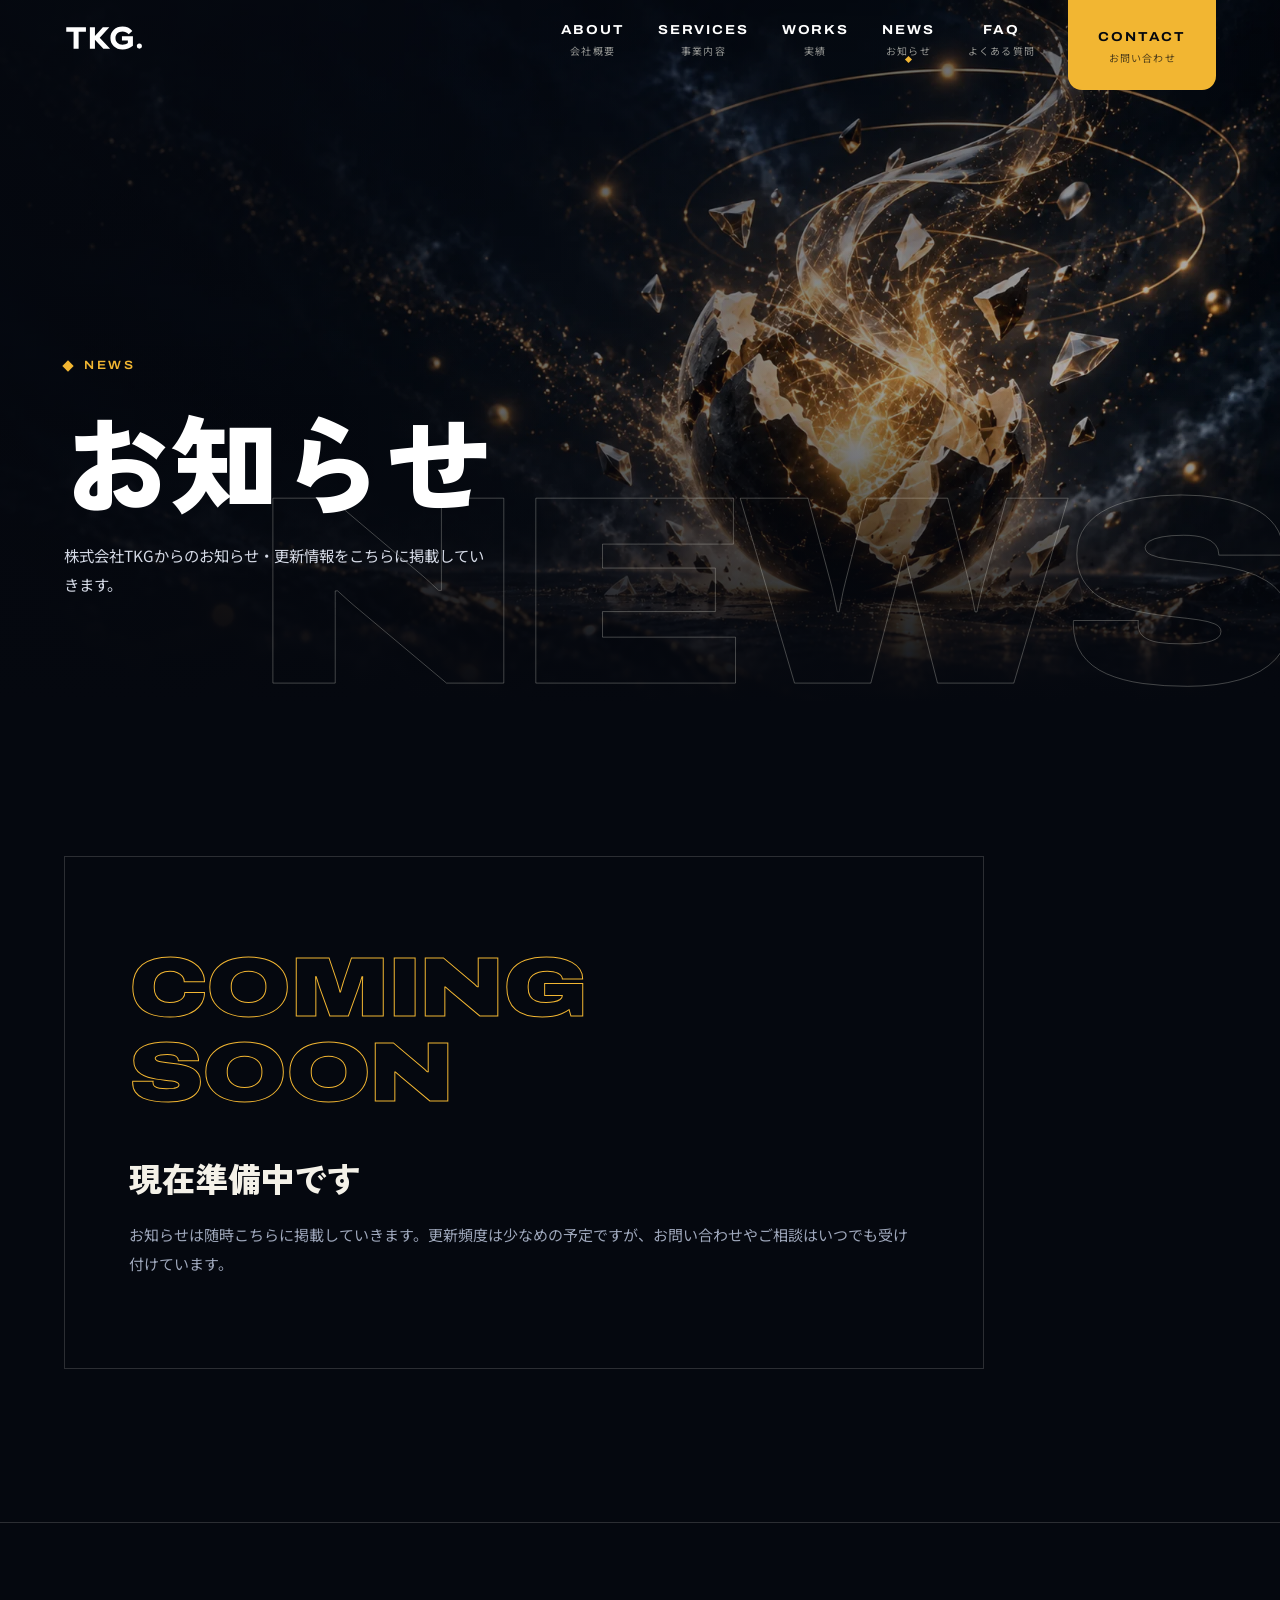
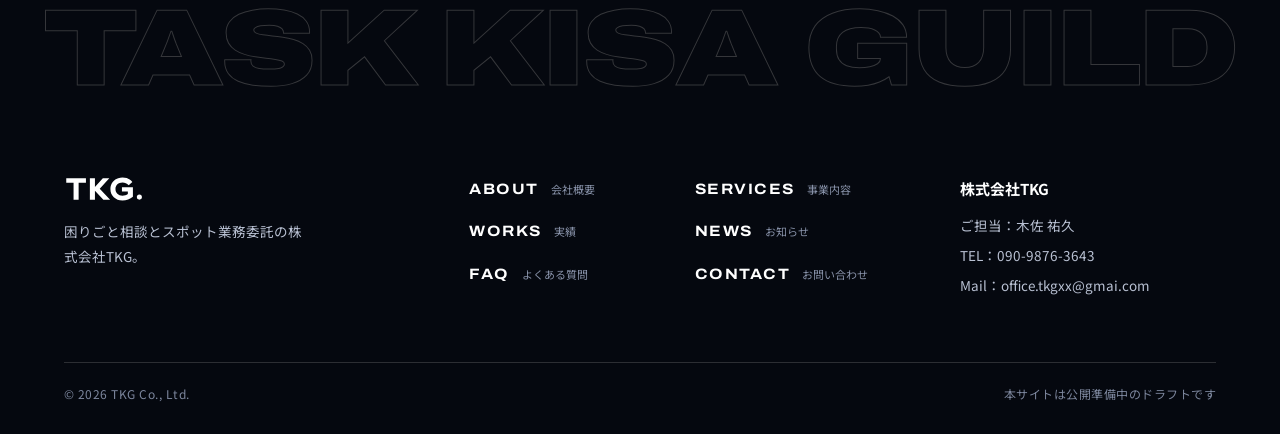
<file: blog.html>
<!DOCTYPE html>
<html lang="ja">
<head>
<meta charset="UTF-8">
<meta name="viewport" content="width=device-width, initial-scale=1.0">
<title>お知らせ｜株式会社TKG</title>
<meta name="description" content="株式会社TKGからのお知らせ・ブログページです。">
<link rel="icon" href="assets/favicon.svg" type="image/svg+xml">
<!-- TODO: 公開ドメイン確定後、og:image / twitter:image を絶対URL（https://…/assets/ogp.png）に -->
<meta property="og:type" content="website">
<meta property="og:title" content="お知らせ｜株式会社TKG">
<meta property="og:description" content="株式会社TKGからのお知らせ・ブログページです。">
<meta property="og:image" content="assets/ogp.png">
<meta property="og:image:width" content="1200">
<meta property="og:image:height" content="630">
<meta name="twitter:card" content="summary_large_image">
<meta name="theme-color" content="#05080f">
<link rel="preconnect" href="https://fonts.googleapis.com">
<link rel="preconnect" href="https://fonts.gstatic.com" crossorigin>
<link href="https://fonts.googleapis.com/css2?family=Archivo:wdth,wght@62..125,100..900&family=Noto+Sans+JP:wght@400;500;700&family=Shippori+Mincho+B1:wght@800&family=Zen+Kaku+Gothic+New:wght@500;700;900&display=swap" rel="stylesheet">
<link rel="stylesheet" href="css/style.css">
<script>document.documentElement.classList.add("js");</script>
</head>
<body>

<header class="site-header" id="site-header">
  <a href="index.html" class="logo" aria-label="株式会社TKG トップページ"><img src="assets/logo-mark-white.svg" alt="株式会社TKG" width="104" height="36"></a>
  <nav class="nav" id="site-nav" aria-label="メインメニュー">
    <a href="about.html"><span class="en">ABOUT</span><span class="jp">会社概要</span></a>
    <a href="services.html"><span class="en">SERVICES</span><span class="jp">事業内容</span></a>
    <a href="works.html"><span class="en">WORKS</span><span class="jp">実績</span></a>
    <a href="blog.html"><span class="en">NEWS</span><span class="jp">お知らせ</span></a>
    <a href="faq.html"><span class="en">FAQ</span><span class="jp">よくある質問</span></a>
    <a href="contact.html" class="nav-cta"><span class="en">CONTACT</span><span class="jp">お問い合わせ</span></a>
  </nav>
  <button class="nav-toggle" aria-label="メニューを開く" aria-expanded="false" aria-controls="site-nav"><span></span><span></span></button>
</header>

<section class="page-header page-header--blog" data-index="00" data-label="NEWS">
  <div class="ph-ghost" aria-hidden="true" data-parallax="0.12">NEWS</div>
  <div class="container">
    <span class="eyebrow reveal">NEWS</span>
    <h1 class="lines"><span class="line"><span>お知らせ</span></span></h1>
    <p class="reveal">株式会社TKGからのお知らせ・更新情報をこちらに掲載していきます。</p>
  </div>
</section>

<section>
  <div class="container">
    <div class="empty-state reveal">
      <strong>現在準備中です</strong>
      お知らせは随時こちらに掲載していきます。更新頻度は少なめの予定ですが、お問い合わせやご相談はいつでも受け付けています。
    </div>
  </div>
</section>

<footer class="site-footer">
  <div class="footer-ghost" aria-hidden="true">TASK KISA GUILD</div>
  <div class="container">
    <div class="footer-grid">
      <div class="footer-brand">
        <a href="index.html" class="logo" aria-label="株式会社TKG トップページ"><img src="assets/logo-mark-white.svg" alt="株式会社TKG" width="104" height="36"></a>
        <p>困りごと相談とスポット業務委託の株式会社TKG。</p>
      </div>
      <nav class="footer-nav" aria-label="フッターメニュー">
        <a href="about.html"><span class="en">ABOUT</span><span class="jp">会社概要</span></a>
        <a href="services.html"><span class="en">SERVICES</span><span class="jp">事業内容</span></a>
        <a href="works.html"><span class="en">WORKS</span><span class="jp">実績</span></a>
        <a href="blog.html"><span class="en">NEWS</span><span class="jp">お知らせ</span></a>
        <a href="faq.html"><span class="en">FAQ</span><span class="jp">よくある質問</span></a>
        <a href="contact.html"><span class="en">CONTACT</span><span class="jp">お問い合わせ</span></a>
      </nav>
      <div class="footer-contact">
        <strong>株式会社TKG</strong>
        <span>ご担当：木佐 祐久</span>
        <span>TEL：090-9876-3643</span>
        <!-- TODO: メールアドレスの表記をクライアントに確認（gmail.comの"i"抜けの可能性） -->
        <span>Mail：office.tkgxx@gmai.com</span>
      </div>
    </div>
    <div class="footer-bottom">
      <span>&copy; 2026 TKG Co., Ltd.</span>
      <span>本サイトは公開準備中のドラフトです</span>
    </div>
  </div>
</footer>

<script src="js/main.js"></script>
</body>
</html>
</file>
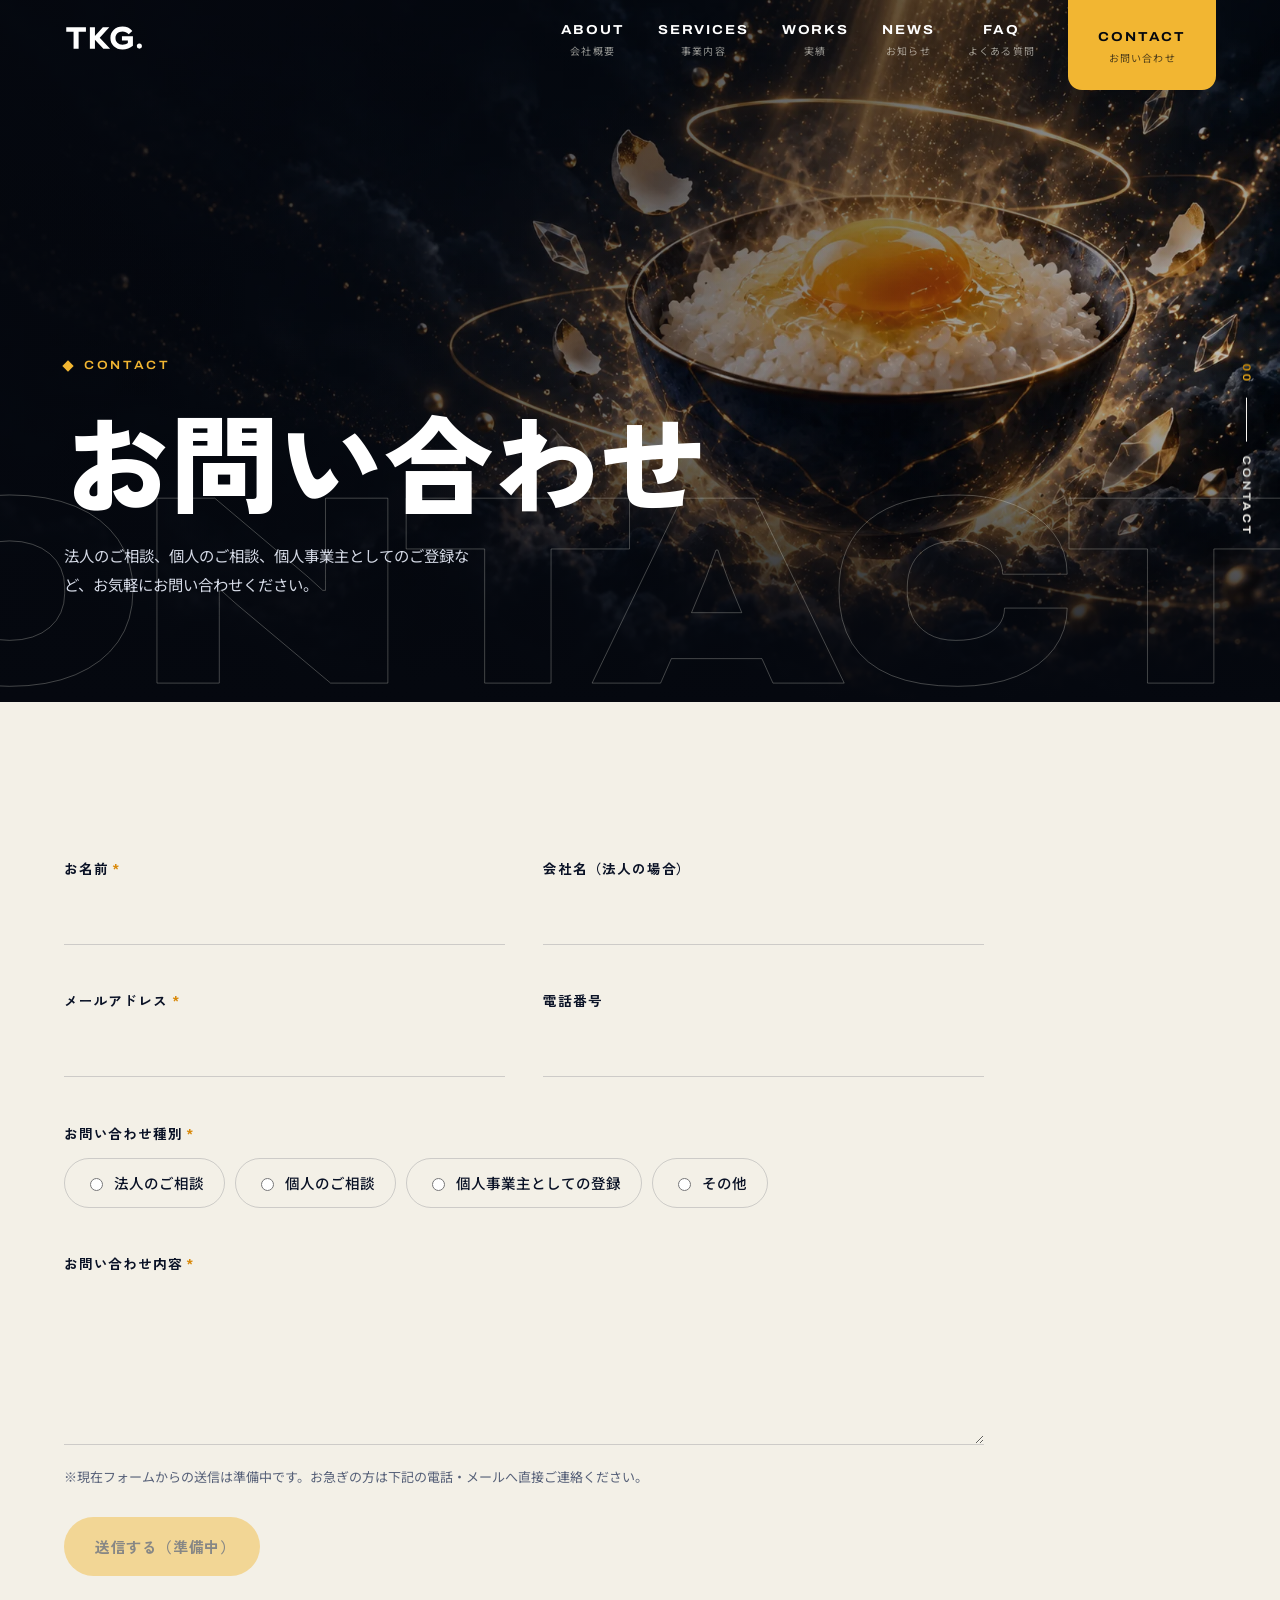
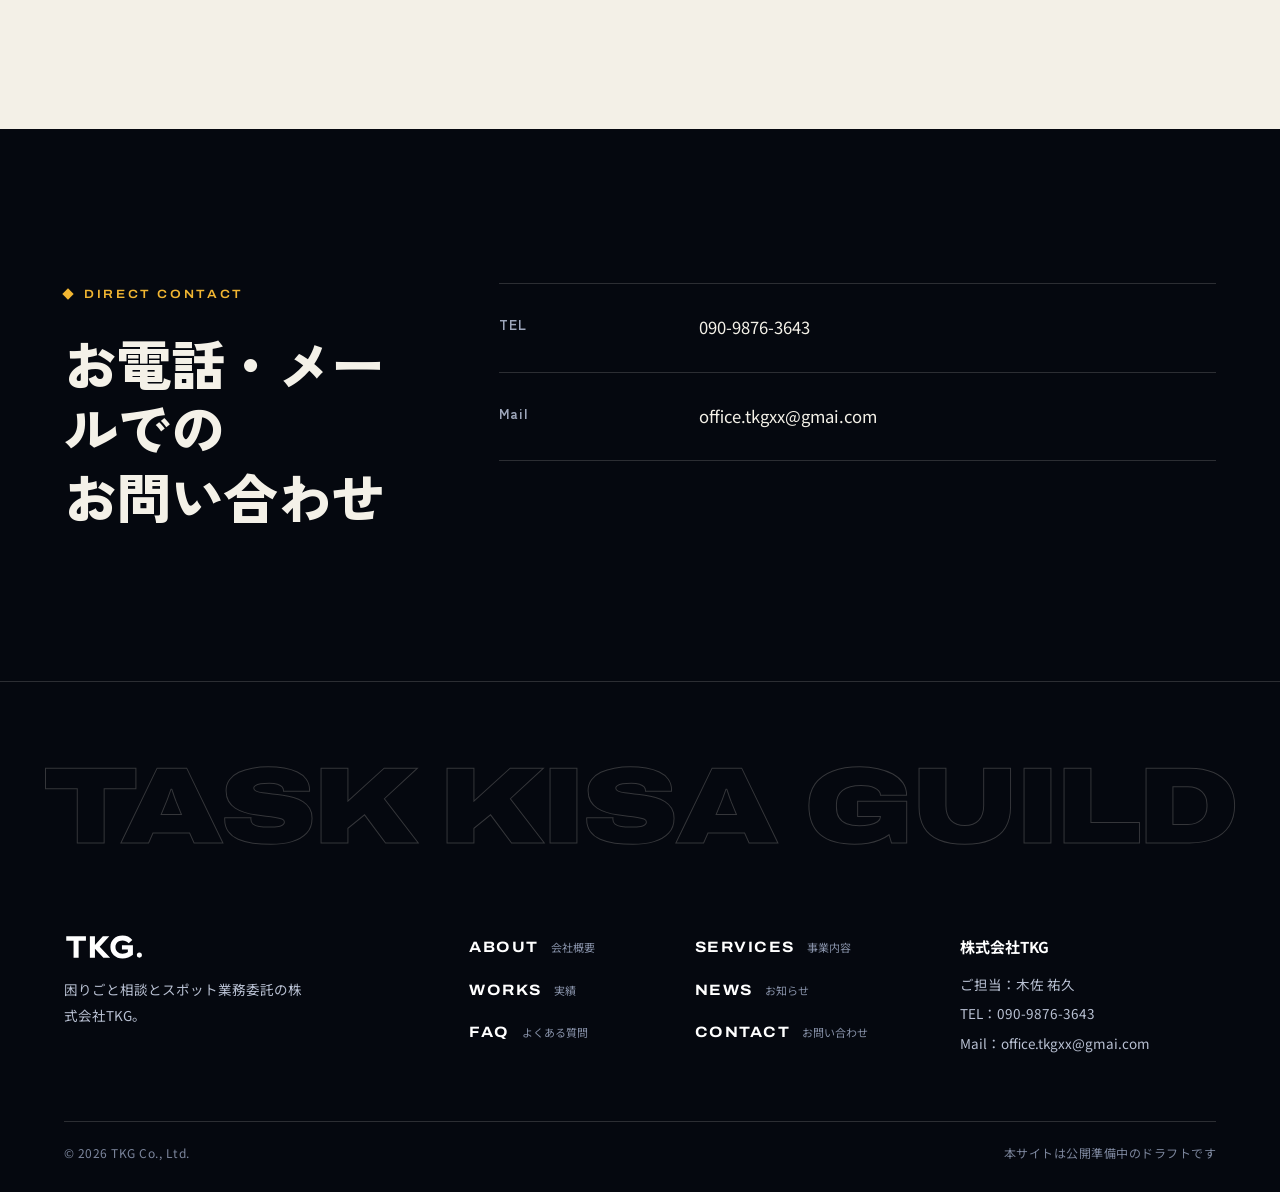
<file: contact.html>
<!DOCTYPE html>
<html lang="ja">
<head>
<meta charset="UTF-8">
<meta name="viewport" content="width=device-width, initial-scale=1.0">
<title>お問い合わせ｜株式会社TKG</title>
<meta name="description" content="株式会社TKGへのお問い合わせページです。">
<link rel="icon" href="assets/favicon.svg" type="image/svg+xml">
<!-- TODO: 公開ドメイン確定後、og:image / twitter:image を絶対URL（https://…/assets/ogp.png）に -->
<meta property="og:type" content="website">
<meta property="og:title" content="お問い合わせ｜株式会社TKG">
<meta property="og:description" content="株式会社TKGへのお問い合わせページです。">
<meta property="og:image" content="assets/ogp.png">
<meta property="og:image:width" content="1200">
<meta property="og:image:height" content="630">
<meta name="twitter:card" content="summary_large_image">
<meta name="theme-color" content="#05080f">
<link rel="preconnect" href="https://fonts.googleapis.com">
<link rel="preconnect" href="https://fonts.gstatic.com" crossorigin>
<link href="https://fonts.googleapis.com/css2?family=Archivo:wdth,wght@62..125,100..900&family=Noto+Sans+JP:wght@400;500;700&family=Shippori+Mincho+B1:wght@800&family=Zen+Kaku+Gothic+New:wght@500;700;900&display=swap" rel="stylesheet">
<link rel="stylesheet" href="css/style.css">
<script>document.documentElement.classList.add("js");</script>
</head>
<body>

<header class="site-header" id="site-header">
  <a href="index.html" class="logo" aria-label="株式会社TKG トップページ"><img src="assets/logo-mark-white.svg" alt="株式会社TKG" width="104" height="36"></a>
  <nav class="nav" id="site-nav" aria-label="メインメニュー">
    <a href="about.html"><span class="en">ABOUT</span><span class="jp">会社概要</span></a>
    <a href="services.html"><span class="en">SERVICES</span><span class="jp">事業内容</span></a>
    <a href="works.html"><span class="en">WORKS</span><span class="jp">実績</span></a>
    <a href="blog.html"><span class="en">NEWS</span><span class="jp">お知らせ</span></a>
    <a href="faq.html"><span class="en">FAQ</span><span class="jp">よくある質問</span></a>
    <a href="contact.html" class="nav-cta"><span class="en">CONTACT</span><span class="jp">お問い合わせ</span></a>
  </nav>
  <button class="nav-toggle" aria-label="メニューを開く" aria-expanded="false" aria-controls="site-nav"><span></span><span></span></button>
</header>

<section class="page-header page-header--contact" data-index="00" data-label="CONTACT">
  <div class="ph-ghost" aria-hidden="true" data-parallax="0.12">CONTACT</div>
  <div class="container">
    <span class="eyebrow reveal">CONTACT</span>
    <h1 class="lines"><span class="line"><span>お問い合わせ</span></span></h1>
    <p class="reveal">法人のご相談、個人のご相談、個人事業主としてのご登録など、お気軽にお問い合わせください。</p>
  </div>
</section>

<section class="theme-light" id="register" data-index="01" data-label="FORM">
  <div class="container">
    <!-- TODO: フォーム送信先が未実装。フォーム送信サービス（Formspree等）かサーバーサイド実装の決定待ち。
         決まるまでは実際には送信されないため、電話・メールでの直接連絡を案内している。 -->
    <form class="contact-form">
      <div class="form-grid">
        <div class="form-field">
          <label for="f-name">お名前<span aria-hidden="true">*</span></label>
          <input type="text" id="f-name" name="name" required>
        </div>
        <div class="form-field">
          <label for="f-company">会社名（法人の場合）</label>
          <input type="text" id="f-company" name="company">
        </div>
        <div class="form-field">
          <label for="f-email">メールアドレス<span aria-hidden="true">*</span></label>
          <input type="email" id="f-email" name="email" required>
        </div>
        <div class="form-field">
          <label for="f-tel">電話番号</label>
          <input type="tel" id="f-tel" name="tel">
        </div>
        <div class="form-field full">
          <label>お問い合わせ種別<span aria-hidden="true">*</span></label>
          <div class="radio-group">
            <label class="radio-option"><input type="radio" name="type" value="corporate" required>法人のご相談</label>
            <label class="radio-option"><input type="radio" name="type" value="individual">個人のご相談</label>
            <label class="radio-option"><input type="radio" name="type" value="lancer">個人事業主としての登録</label>
            <label class="radio-option"><input type="radio" name="type" value="other">その他</label>
          </div>
        </div>
        <div class="form-field full">
          <label for="f-message">お問い合わせ内容<span aria-hidden="true">*</span></label>
          <textarea id="f-message" name="message" required></textarea>
        </div>
      </div>
      <p class="form-note" style="margin-top:20px;">※現在フォームからの送信は準備中です。お急ぎの方は下記の電話・メールへ直接ご連絡ください。</p>
      <button type="submit" class="btn btn-primary" style="margin-top:14px;" disabled>送信する（準備中）</button>
    </form>
  </div>
</section>

<section data-index="02" data-label="DIRECT">
  <div class="container split">
    <div class="section-head">
      <span class="eyebrow reveal">DIRECT CONTACT</span>
      <h2 class="lines"><span class="line"><span>お電話・メールでの</span></span><span class="line"><span>お問い合わせ</span></span></h2>
    </div>
    <dl class="info-table reveal">
      <dt>TEL</dt>
      <dd>090-9876-3643</dd>
      <dt>Mail</dt>
      <dd>office.tkgxx@gmai.com</dd>
    </dl>
  </div>
</section>

<footer class="site-footer">
  <div class="footer-ghost" aria-hidden="true">TASK KISA GUILD</div>
  <div class="container">
    <div class="footer-grid">
      <div class="footer-brand">
        <a href="index.html" class="logo" aria-label="株式会社TKG トップページ"><img src="assets/logo-mark-white.svg" alt="株式会社TKG" width="104" height="36"></a>
        <p>困りごと相談とスポット業務委託の株式会社TKG。</p>
      </div>
      <nav class="footer-nav" aria-label="フッターメニュー">
        <a href="about.html"><span class="en">ABOUT</span><span class="jp">会社概要</span></a>
        <a href="services.html"><span class="en">SERVICES</span><span class="jp">事業内容</span></a>
        <a href="works.html"><span class="en">WORKS</span><span class="jp">実績</span></a>
        <a href="blog.html"><span class="en">NEWS</span><span class="jp">お知らせ</span></a>
        <a href="faq.html"><span class="en">FAQ</span><span class="jp">よくある質問</span></a>
        <a href="contact.html"><span class="en">CONTACT</span><span class="jp">お問い合わせ</span></a>
      </nav>
      <div class="footer-contact">
        <strong>株式会社TKG</strong>
        <span>ご担当：木佐 祐久</span>
        <span>TEL：090-9876-3643</span>
        <!-- TODO: メールアドレスの表記をクライアントに確認（gmail.comの"i"抜けの可能性） -->
        <span>Mail：office.tkgxx@gmai.com</span>
      </div>
    </div>
    <div class="footer-bottom">
      <span>&copy; 2026 TKG Co., Ltd.</span>
      <span>本サイトは公開準備中のドラフトです</span>
    </div>
  </div>
</footer>

<script src="js/main.js"></script>
</body>
</html>
</file>
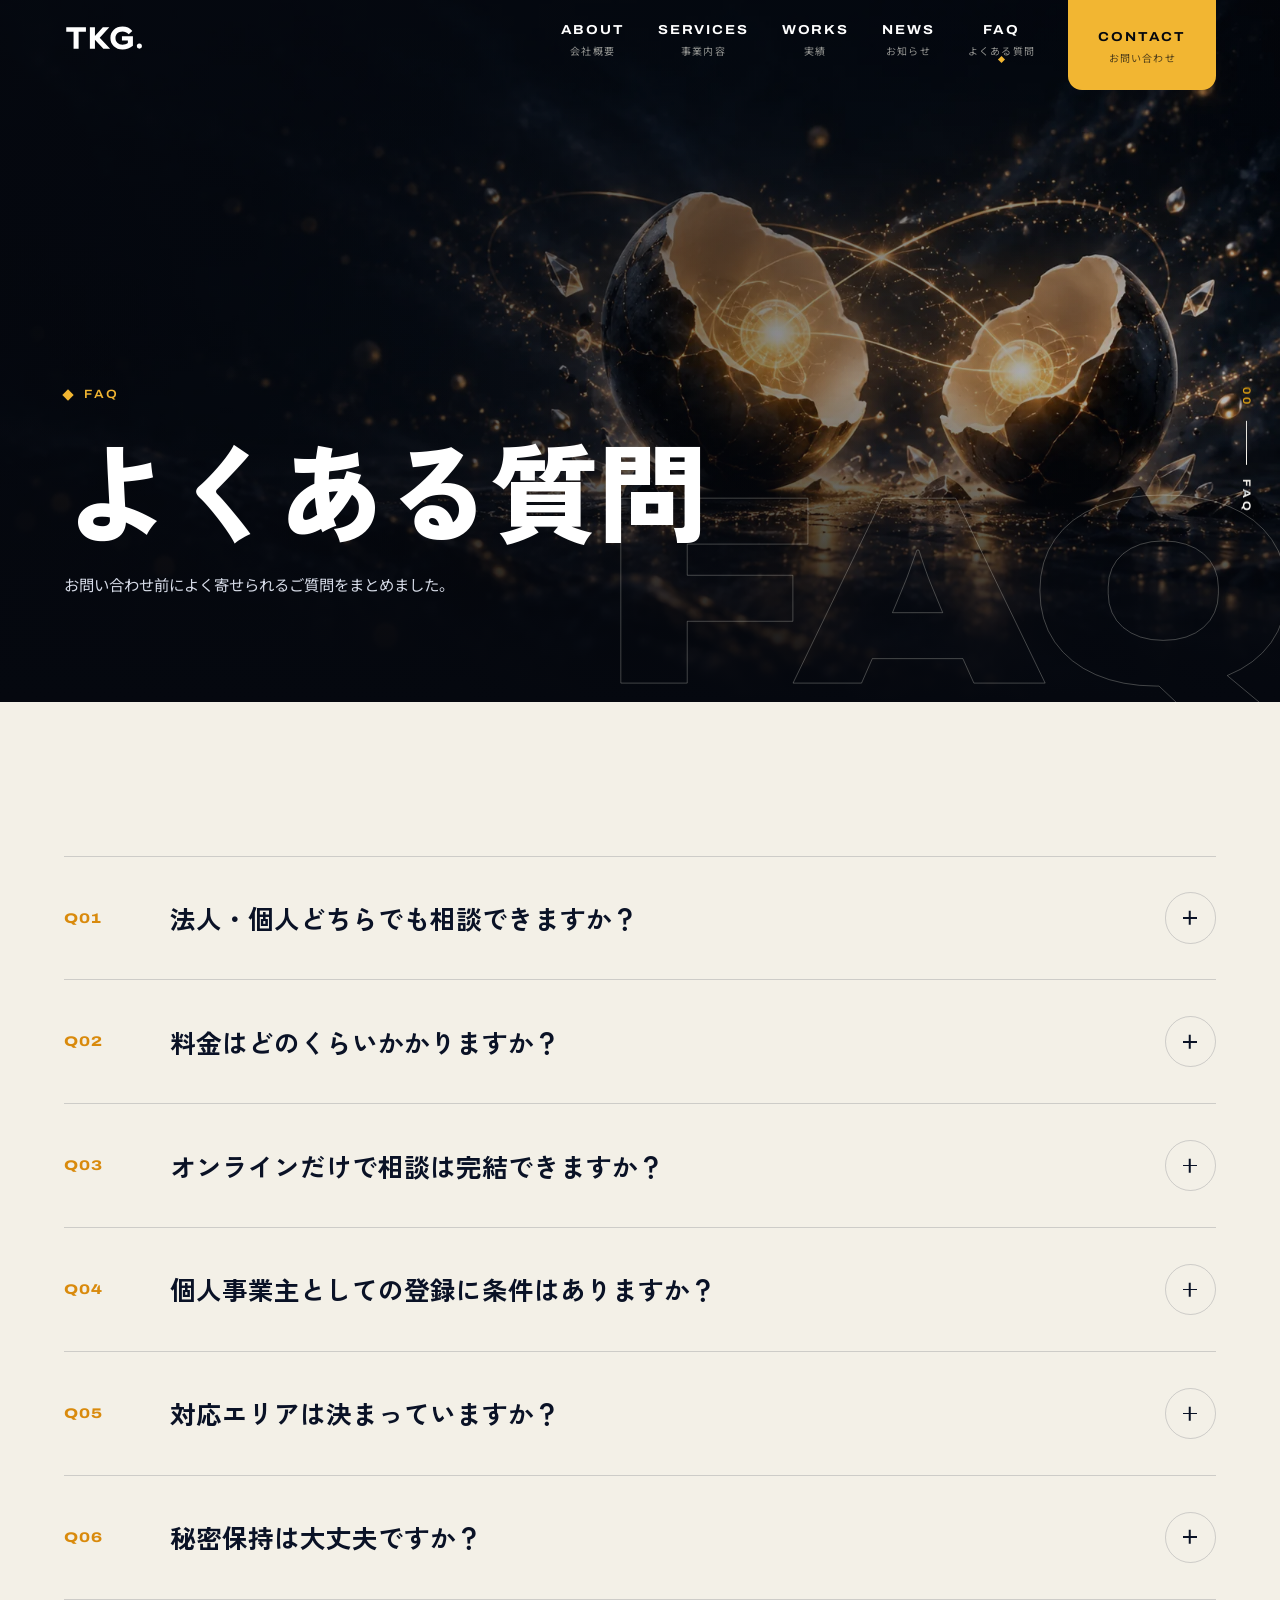
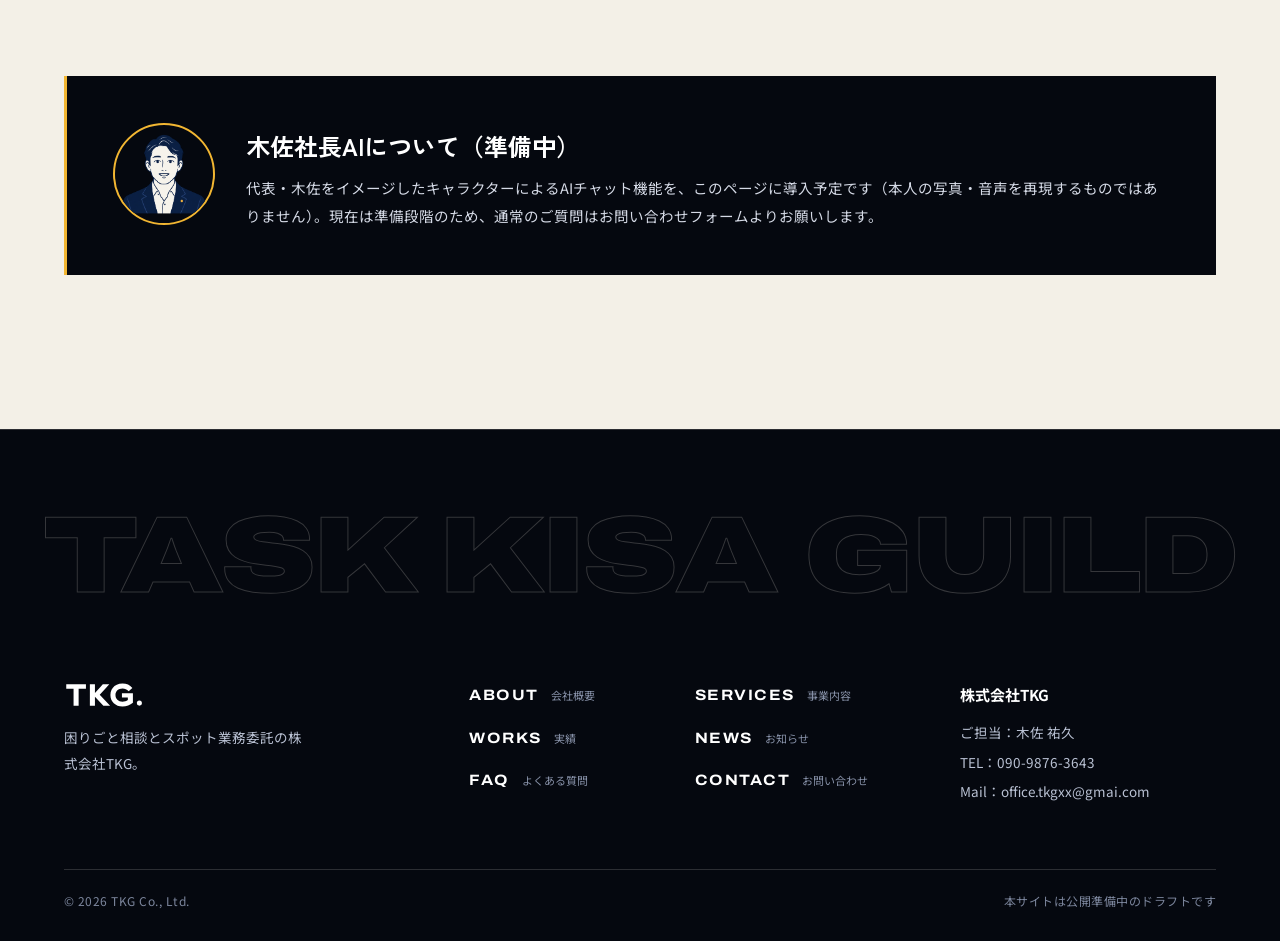
<file: faq.html>
<!DOCTYPE html>
<html lang="ja">
<head>
<meta charset="UTF-8">
<meta name="viewport" content="width=device-width, initial-scale=1.0">
<title>よくある質問｜株式会社TKG</title>
<meta name="description" content="株式会社TKGへのよくある質問ページです。">
<link rel="icon" href="assets/favicon.svg" type="image/svg+xml">
<!-- TODO: 公開ドメイン確定後、og:image / twitter:image を絶対URL（https://…/assets/ogp.png）に -->
<meta property="og:type" content="website">
<meta property="og:title" content="よくある質問｜株式会社TKG">
<meta property="og:description" content="株式会社TKGへのよくある質問ページです。">
<meta property="og:image" content="assets/ogp.png">
<meta property="og:image:width" content="1200">
<meta property="og:image:height" content="630">
<meta name="twitter:card" content="summary_large_image">
<meta name="theme-color" content="#05080f">
<link rel="preconnect" href="https://fonts.googleapis.com">
<link rel="preconnect" href="https://fonts.gstatic.com" crossorigin>
<link href="https://fonts.googleapis.com/css2?family=Archivo:wdth,wght@62..125,100..900&family=Noto+Sans+JP:wght@400;500;700&family=Shippori+Mincho+B1:wght@800&family=Zen+Kaku+Gothic+New:wght@500;700;900&display=swap" rel="stylesheet">
<link rel="stylesheet" href="css/style.css">
<script>document.documentElement.classList.add("js");</script>
</head>
<body>

<header class="site-header" id="site-header">
  <a href="index.html" class="logo" aria-label="株式会社TKG トップページ"><img src="assets/logo-mark-white.svg" alt="株式会社TKG" width="104" height="36"></a>
  <nav class="nav" id="site-nav" aria-label="メインメニュー">
    <a href="about.html"><span class="en">ABOUT</span><span class="jp">会社概要</span></a>
    <a href="services.html"><span class="en">SERVICES</span><span class="jp">事業内容</span></a>
    <a href="works.html"><span class="en">WORKS</span><span class="jp">実績</span></a>
    <a href="blog.html"><span class="en">NEWS</span><span class="jp">お知らせ</span></a>
    <a href="faq.html"><span class="en">FAQ</span><span class="jp">よくある質問</span></a>
    <a href="contact.html" class="nav-cta"><span class="en">CONTACT</span><span class="jp">お問い合わせ</span></a>
  </nav>
  <button class="nav-toggle" aria-label="メニューを開く" aria-expanded="false" aria-controls="site-nav"><span></span><span></span></button>
</header>

<section class="page-header page-header--faq" data-index="00" data-label="FAQ">
  <div class="ph-ghost" aria-hidden="true" data-parallax="0.12">FAQ</div>
  <div class="container">
    <span class="eyebrow reveal">FAQ</span>
    <h1 class="lines"><span class="line"><span>よくある質問</span></span></h1>
    <p class="reveal">お問い合わせ前によく寄せられるご質問をまとめました。</p>
  </div>
</section>

<section class="theme-light" data-index="01" data-label="Q &amp; A">
  <div class="container">
    <div class="faq-list reveal">
      <div class="faq-item">
        <button class="faq-question" type="button">
          <span>法人・個人どちらでも相談できますか？</span>
          <span class="q-icon" aria-hidden="true"></span>
        </button>
        <div class="faq-answer"><p>はい、法人のお客様・個人のお客様どちらのご相談にも対応しています。規模の大小に関わらず、まずはお気軽にお問い合わせください。</p></div>
      </div>
      <div class="faq-item">
        <button class="faq-question" type="button">
          <span>料金はどのくらいかかりますか？</span>
          <span class="q-icon" aria-hidden="true"></span>
        </button>
        <div class="faq-answer"><p>ご相談内容や規模によって異なるため、一律の料金は設けていません。お問い合わせ後のヒアリングを踏まえて、お見積りをご案内します。</p></div>
      </div>
      <div class="faq-item">
        <button class="faq-question" type="button">
          <span>オンラインだけで相談は完結できますか？</span>
          <span class="q-icon" aria-hidden="true"></span>
        </button>
        <div class="faq-answer"><p>初回のご相談はオンラインで対応可能です。案件の内容によっては、対面での打ち合わせをご提案する場合もあります。</p></div>
      </div>
      <div class="faq-item">
        <button class="faq-question" type="button">
          <span>個人事業主としての登録に条件はありますか？</span>
          <span class="q-icon" aria-hidden="true"></span>
        </button>
        <div class="faq-answer"><p>特別な資格を必須とはしていません。ご経験や希望される分野についてお伺いした上で、案件をご紹介しています。まずはお問い合わせください。</p></div>
      </div>
      <div class="faq-item">
        <button class="faq-question" type="button">
          <span>対応エリアは決まっていますか？</span>
          <span class="q-icon" aria-hidden="true"></span>
        </button>
        <div class="faq-answer"><p>オンラインでのご相談が中心のため、全国どこからでもお問い合わせいただけます。</p></div>
      </div>
      <div class="faq-item">
        <button class="faq-question" type="button">
          <span>秘密保持は大丈夫ですか？</span>
          <span class="q-icon" aria-hidden="true"></span>
        </button>
        <div class="faq-answer"><p>ご相談内容の秘密保持については、必要に応じて契約書等で対応しています。ご不安な点があれば、ご相談時にお申し付けください。</p></div>
      </div>
    </div>

    <div class="faq-note reveal" style="margin-top:clamp(40px, 6vw, 80px);">
      <div class="faq-note-inner">
        <img class="faq-note-avatar" src="assets/avatar-kisa-speaking.png" alt="代表イメージキャラクター" width="48" height="48">
        <div>
          <strong style="display:block; margin-bottom:6px;">木佐社長AIについて（準備中）</strong>
          代表・木佐をイメージしたキャラクターによるAIチャット機能を、このページに導入予定です（本人の写真・音声を再現するものではありません）。現在は準備段階のため、通常のご質問はお問い合わせフォームよりお願いします。
        </div>
      </div>
    </div>
  </div>
</section>

<footer class="site-footer">
  <div class="footer-ghost" aria-hidden="true">TASK KISA GUILD</div>
  <div class="container">
    <div class="footer-grid">
      <div class="footer-brand">
        <a href="index.html" class="logo" aria-label="株式会社TKG トップページ"><img src="assets/logo-mark-white.svg" alt="株式会社TKG" width="104" height="36"></a>
        <p>困りごと相談とスポット業務委託の株式会社TKG。</p>
      </div>
      <nav class="footer-nav" aria-label="フッターメニュー">
        <a href="about.html"><span class="en">ABOUT</span><span class="jp">会社概要</span></a>
        <a href="services.html"><span class="en">SERVICES</span><span class="jp">事業内容</span></a>
        <a href="works.html"><span class="en">WORKS</span><span class="jp">実績</span></a>
        <a href="blog.html"><span class="en">NEWS</span><span class="jp">お知らせ</span></a>
        <a href="faq.html"><span class="en">FAQ</span><span class="jp">よくある質問</span></a>
        <a href="contact.html"><span class="en">CONTACT</span><span class="jp">お問い合わせ</span></a>
      </nav>
      <div class="footer-contact">
        <strong>株式会社TKG</strong>
        <span>ご担当：木佐 祐久</span>
        <span>TEL：090-9876-3643</span>
        <!-- TODO: メールアドレスの表記をクライアントに確認（gmail.comの"i"抜けの可能性） -->
        <span>Mail：office.tkgxx@gmai.com</span>
      </div>
    </div>
    <div class="footer-bottom">
      <span>&copy; 2026 TKG Co., Ltd.</span>
      <span>本サイトは公開準備中のドラフトです</span>
    </div>
  </div>
</footer>

<script src="js/main.js"></script>
</body>
</html>
</file>
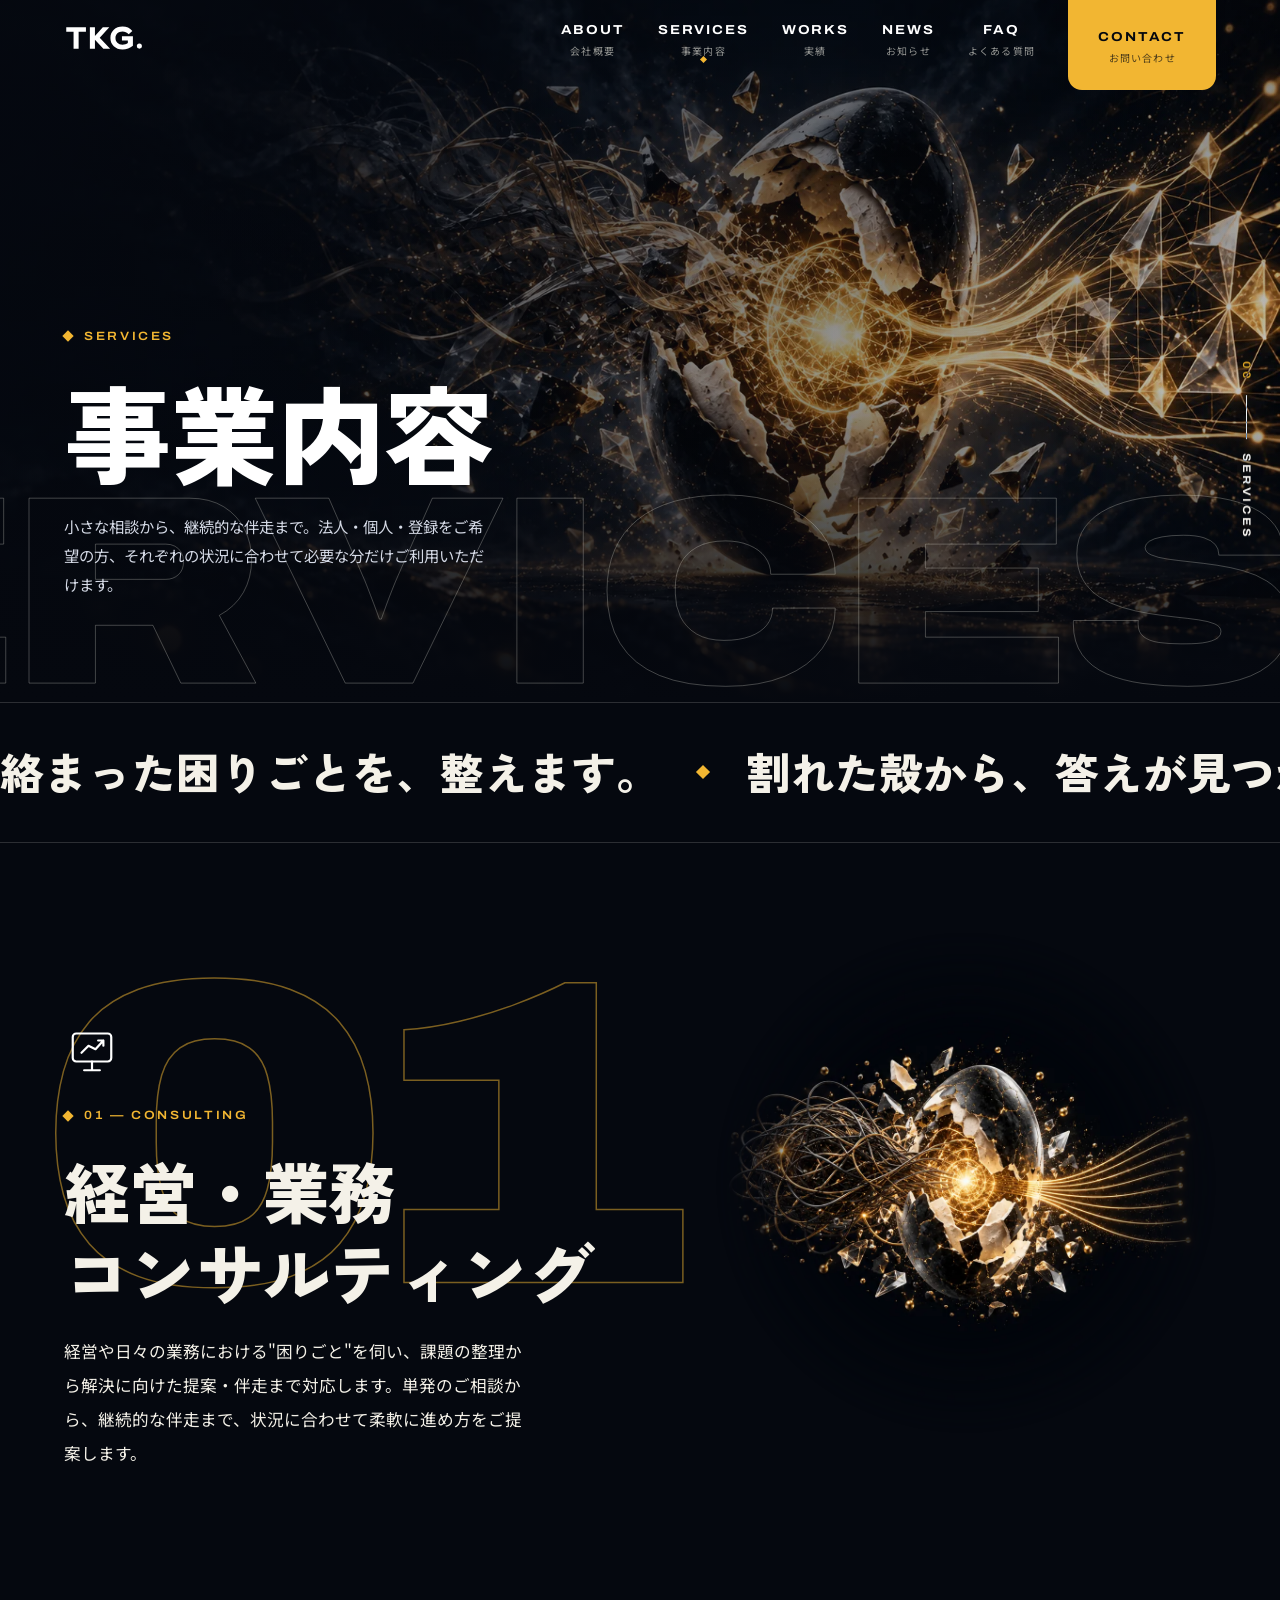
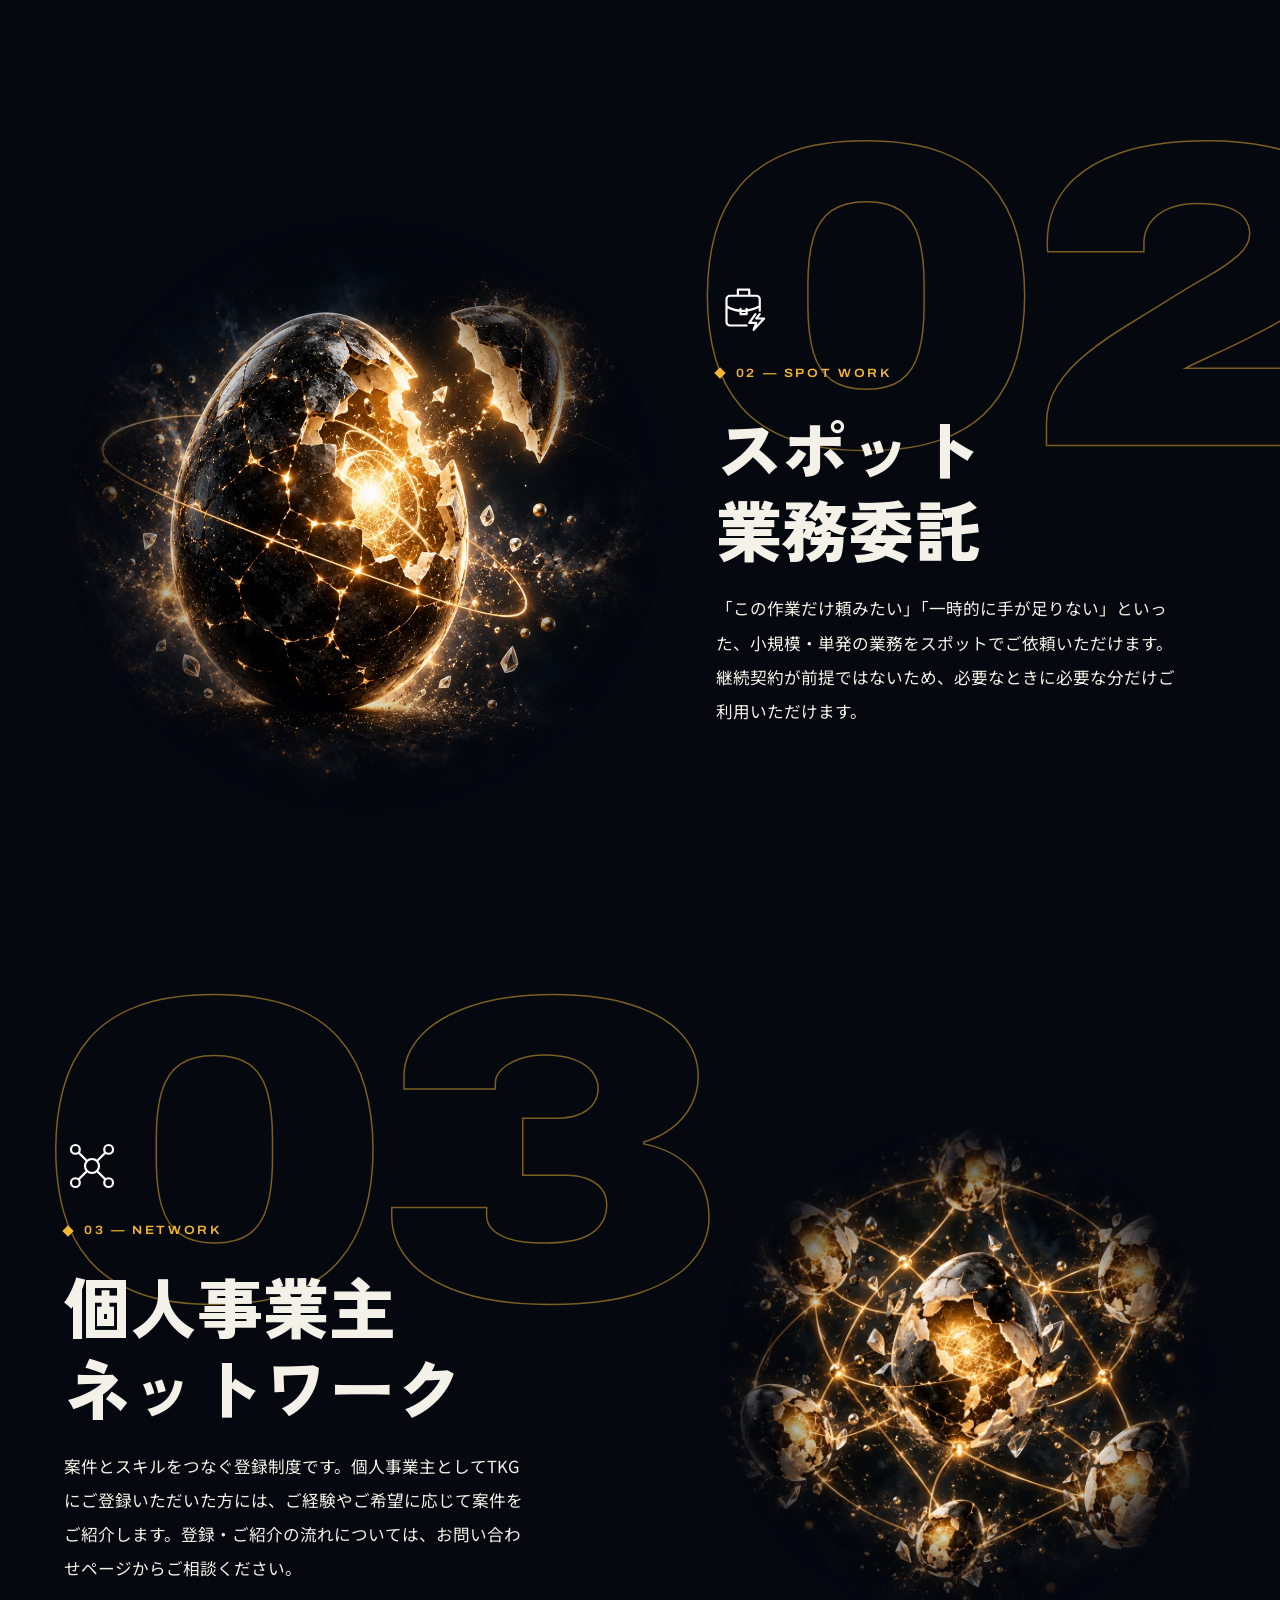
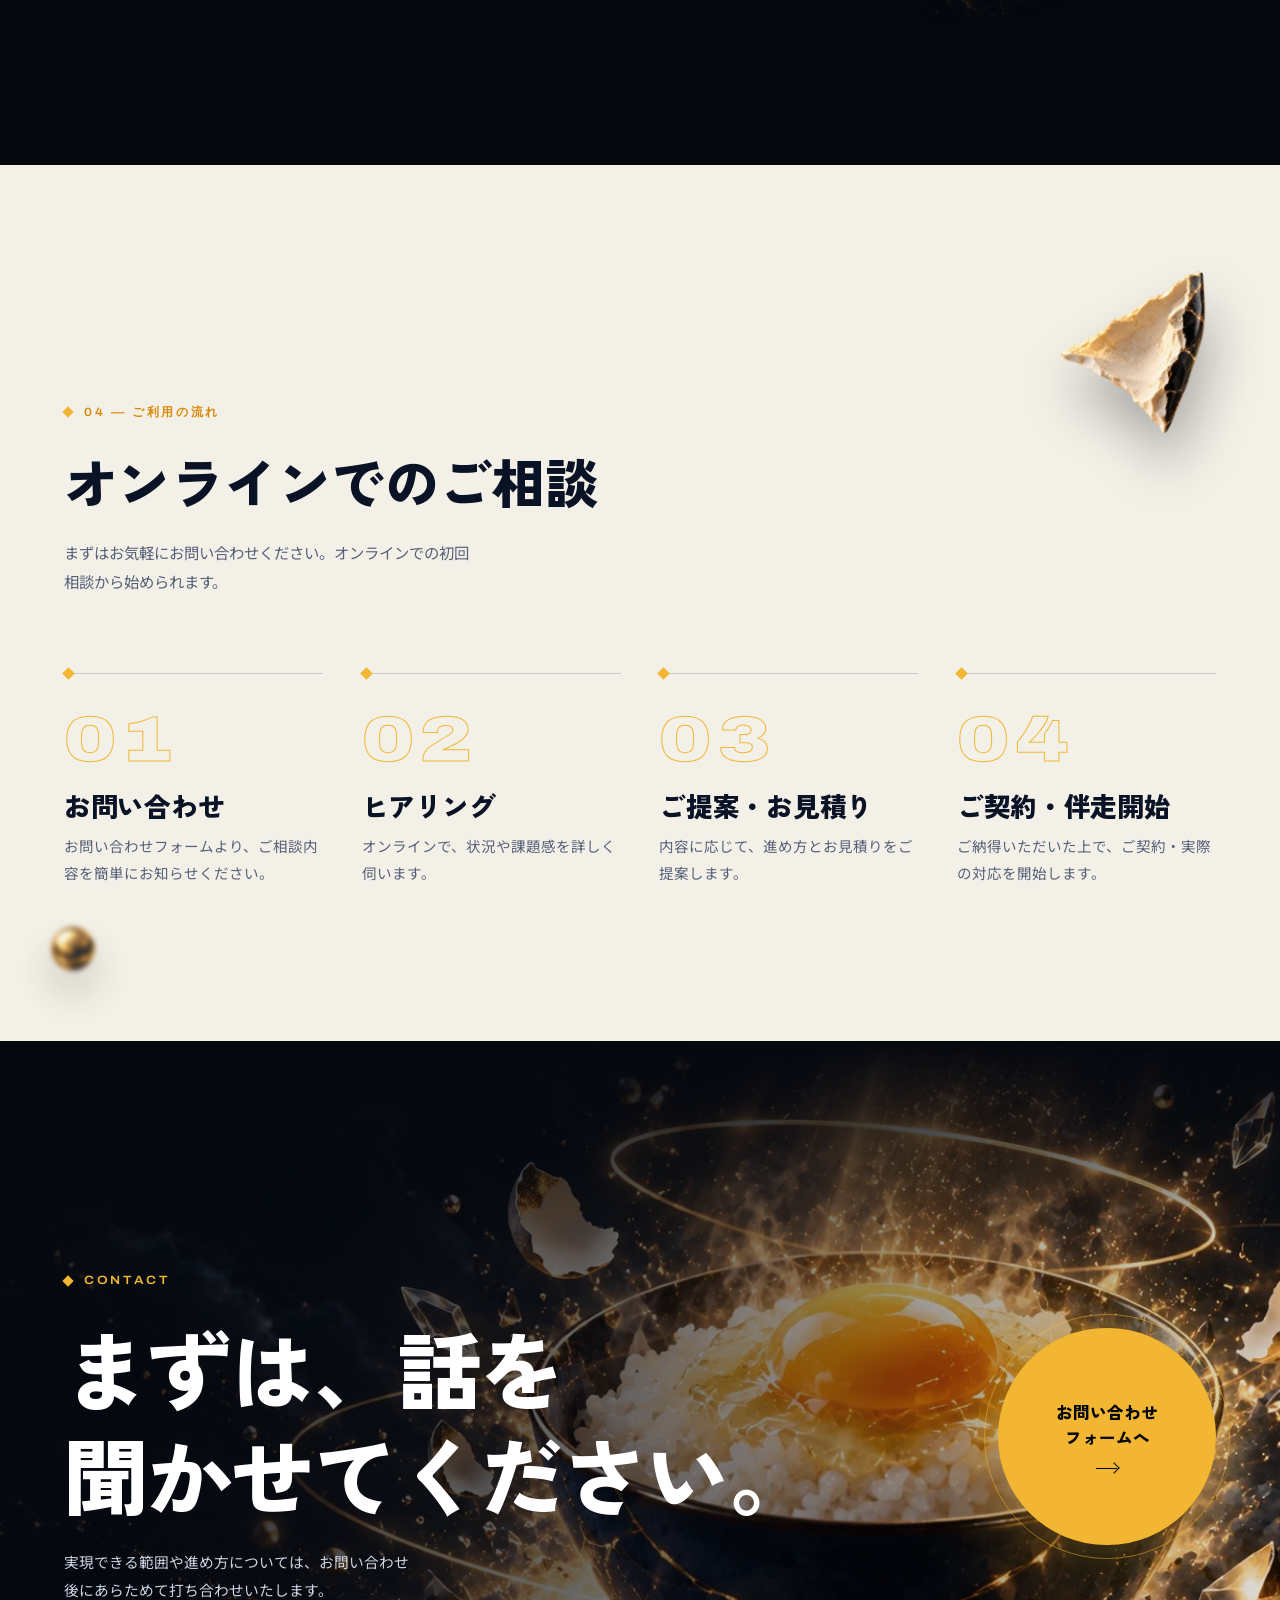
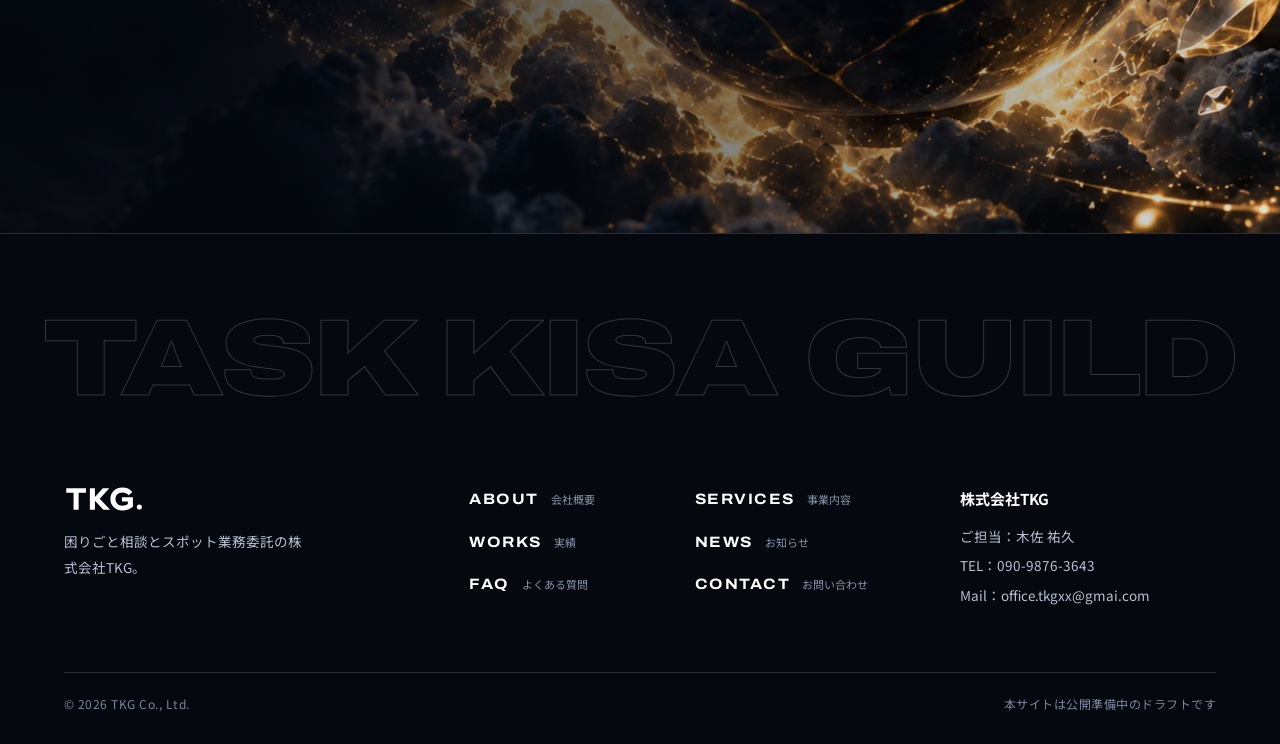
<file: services.html>
<!DOCTYPE html>
<html lang="ja">
<head>
<meta charset="UTF-8">
<meta name="viewport" content="width=device-width, initial-scale=1.0">
<title>事業内容｜株式会社TKG</title>
<meta name="description" content="株式会社TKGの事業内容：経営・業務コンサルティング、スポット業務委託、個人事業主ネットワーク、オンライン相談。">
<link rel="icon" href="assets/favicon.svg" type="image/svg+xml">
<!-- TODO: 公開ドメイン確定後、og:image / twitter:image を絶対URL（https://…/assets/ogp.png）に -->
<meta property="og:type" content="website">
<meta property="og:title" content="事業内容｜株式会社TKG">
<meta property="og:description" content="株式会社TKGの事業内容：経営・業務コンサルティング、スポット業務委託、個人事業主ネットワーク、オンライン相談。">
<meta property="og:image" content="assets/ogp.png">
<meta property="og:image:width" content="1200">
<meta property="og:image:height" content="630">
<meta name="twitter:card" content="summary_large_image">
<meta name="theme-color" content="#05080f">
<link rel="preconnect" href="https://fonts.googleapis.com">
<link rel="preconnect" href="https://fonts.gstatic.com" crossorigin>
<link href="https://fonts.googleapis.com/css2?family=Archivo:wdth,wght@62..125,100..900&family=Noto+Sans+JP:wght@400;500;700&family=Shippori+Mincho+B1:wght@800&family=Zen+Kaku+Gothic+New:wght@500;700;900&display=swap" rel="stylesheet">
<link rel="stylesheet" href="css/style.css">
<script>document.documentElement.classList.add("js");</script>
</head>
<body>

<header class="site-header" id="site-header">
  <a href="index.html" class="logo" aria-label="株式会社TKG トップページ"><img src="assets/logo-mark-white.svg" alt="株式会社TKG" width="104" height="36"></a>
  <nav class="nav" id="site-nav" aria-label="メインメニュー">
    <a href="about.html"><span class="en">ABOUT</span><span class="jp">会社概要</span></a>
    <a href="services.html"><span class="en">SERVICES</span><span class="jp">事業内容</span></a>
    <a href="works.html"><span class="en">WORKS</span><span class="jp">実績</span></a>
    <a href="blog.html"><span class="en">NEWS</span><span class="jp">お知らせ</span></a>
    <a href="faq.html"><span class="en">FAQ</span><span class="jp">よくある質問</span></a>
    <a href="contact.html" class="nav-cta"><span class="en">CONTACT</span><span class="jp">お問い合わせ</span></a>
  </nav>
  <button class="nav-toggle" aria-label="メニューを開く" aria-expanded="false" aria-controls="site-nav"><span></span><span></span></button>
</header>

<section class="page-header page-header--services" data-index="00" data-label="SERVICES">
  <div class="ph-ghost" aria-hidden="true" data-parallax="0.12">SERVICES</div>
  <div class="container">
    <span class="eyebrow reveal">SERVICES</span>
    <h1 class="lines"><span class="line"><span>事業内容</span></span></h1>
    <p class="reveal">小さな相談から、継続的な伴走まで。法人・個人・登録をご希望の方、それぞれの状況に合わせて必要な分だけご利用いただけます。</p>
  </div>
</section>

<div class="marquee-band" aria-hidden="true">
  <div class="marquee-track">
    <div class="marquee-group">
      <span>絡まった困りごとを、整えます。</span>
      <span class="marquee-star">★</span>
      <span>割れた殻から、答えが見つかる。</span>
      <span class="marquee-star">★</span>
      <span>頼めば、TKGが解決します。</span>
      <span class="marquee-star">★</span>
      <span>小さな相談も、大歓迎。</span>
      <span class="marquee-star">★</span>
    </div>
    <div class="marquee-group">
      <span>絡まった困りごとを、整えます。</span>
      <span class="marquee-star">★</span>
      <span>割れた殻から、答えが見つかる。</span>
      <span class="marquee-star">★</span>
      <span>頼めば、TKGが解決します。</span>
      <span class="marquee-star">★</span>
      <span>小さな相談も、大歓迎。</span>
      <span class="marquee-star">★</span>
    </div>
  </div>
</div>

<section class="svc-block" id="corporate" data-index="01" data-label="CONSULTING">
  <div class="container">
    <div class="section-head section-head--impact">
      <span class="big-number" aria-hidden="true" data-parallax="0.1">01</span>
      <img class="audience-icon reveal" src="assets/icon-consulting.svg" alt="" width="56" height="56">
      <span class="eyebrow reveal">01 — CONSULTING</span>
      <h2 class="lines"><span class="line"><span>経営・業務</span></span><span class="line"><span>コンサルティング</span></span></h2>
      <p class="reveal">経営や日々の業務における"困りごと"を伺い、課題の整理から解決に向けた提案・伴走まで対応します。単発のご相談から、継続的な伴走まで、状況に合わせて柔軟に進め方をご提案します。</p>
    </div>
    <figure class="svc-visual reveal" data-parallax="-0.08">
      <img src="assets/svc-01-consulting.webp" alt="絡まった糸が殻を通り抜けて整った光の線になるイメージ" width="1254" height="1254" loading="lazy">
    </figure>
  </div>
</section>

<section class="svc-block svc-block--right" id="individual" data-index="02" data-label="SPOT WORK">
  <div class="container">
    <div class="section-head section-head--impact">
      <span class="big-number" aria-hidden="true" data-parallax="0.1">02</span>
      <img class="audience-icon reveal" src="assets/icon-spotwork.svg" alt="" width="56" height="56">
      <span class="eyebrow reveal">02 — SPOT WORK</span>
      <h2 class="lines"><span class="line"><span>スポット</span></span><span class="line"><span>業務委託</span></span></h2>
      <p class="reveal">「この作業だけ頼みたい」「一時的に手が足りない」といった、小規模・単発の業務をスポットでご依頼いただけます。継続契約が前提ではないため、必要なときに必要な分だけご利用いただけます。</p>
    </div>
    <figure class="svc-visual reveal" data-parallax="-0.08">
      <img src="assets/svc-02-spotwork.webp" alt="欠けた殻に、ぴったり合う金の破片がはまるイメージ" width="1254" height="1254" loading="lazy">
    </figure>
  </div>
</section>

<section class="svc-block" id="network" data-index="03" data-label="NETWORK">
  <div class="container">
    <div class="section-head section-head--impact">
      <span class="big-number" aria-hidden="true" data-parallax="0.1">03</span>
      <img class="audience-icon reveal" src="assets/icon-network.svg" alt="" width="56" height="56">
      <span class="eyebrow reveal">03 — NETWORK</span>
      <h2 class="lines"><span class="line"><span>個人事業主</span></span><span class="line"><span>ネットワーク</span></span></h2>
      <p class="reveal">案件とスキルをつなぐ登録制度です。個人事業主としてTKGにご登録いただいた方には、ご経験やご希望に応じて案件をご紹介します。登録・ご紹介の流れについては、お問い合わせページからご相談ください。</p>
    </div>
    <figure class="svc-visual reveal" data-parallax="-0.08">
      <img src="assets/svc-03-network.webp" alt="金の糸で結ばれた複数の殻のイメージ" width="1254" height="1254" loading="lazy">
    </figure>
  </div>
</section>

<section class="theme-light" id="flow" data-index="04" data-label="FLOW">
  <div class="float-field" aria-hidden="true">
    <img class="floaty" src="assets/float-shell-02.webp" alt="" loading="lazy" data-parallax="-0.26" data-rot="34" style="top:6%; right:5%; --w:clamp(90px, 12vw, 200px);">
    <img class="floaty floaty--far" src="assets/float-bead.webp" alt="" loading="lazy" data-parallax="-0.14" data-rot="0" style="bottom:12%; left:4%; --w:clamp(28px, 3.4vw, 56px);">
  </div>
  <div class="container">
    <div class="section-head">
      <img class="audience-icon reveal" src="assets/icon-online.svg" alt="" width="56" height="56">
      <span class="eyebrow reveal">04 — ご利用の流れ</span>
      <h2 class="lines"><span class="line"><span>オンラインでのご相談</span></span></h2>
      <p class="reveal">まずはお気軽にお問い合わせください。オンラインでの初回相談から始められます。</p>
    </div>
    <ol class="flow-steps">
      <li class="flow-step reveal">
        <span class="service-num">01</span>
        <h3>お問い合わせ</h3>
        <p>お問い合わせフォームより、ご相談内容を簡単にお知らせください。</p>
      </li>
      <li class="flow-step reveal">
        <span class="service-num">02</span>
        <h3>ヒアリング</h3>
        <p>オンラインで、状況や課題感を詳しく伺います。</p>
      </li>
      <li class="flow-step reveal">
        <span class="service-num">03</span>
        <h3>ご提案・お見積り</h3>
        <p>内容に応じて、進め方とお見積りをご提案します。</p>
      </li>
      <li class="flow-step reveal">
        <span class="service-num">04</span>
        <h3>ご契約・伴走開始</h3>
        <p>ご納得いただいた上で、ご契約・実際の対応を開始します。</p>
      </li>
    </ol>
  </div>
</section>

<section>
  <div class="cta-band">
    <div>
      <span class="eyebrow reveal">CONTACT</span>
      <h2 class="lines"><span class="line"><span>まずは、話を</span></span><span class="line"><span>聞かせてください。</span></span></h2>
      <p class="reveal">実現できる範囲や進め方については、お問い合わせ後にあらためて打ち合わせいたします。</p>
    </div>
    <a href="contact.html" class="cta-orb magnetic" data-cursor=""><span>お問い合わせ<br>フォームへ</span><i class="btn-arrow"></i></a>
  </div>
</section>

<footer class="site-footer">
  <div class="footer-ghost" aria-hidden="true">TASK KISA GUILD</div>
  <div class="container">
    <div class="footer-grid">
      <div class="footer-brand">
        <a href="index.html" class="logo" aria-label="株式会社TKG トップページ"><img src="assets/logo-mark-white.svg" alt="株式会社TKG" width="104" height="36"></a>
        <p>困りごと相談とスポット業務委託の株式会社TKG。</p>
      </div>
      <nav class="footer-nav" aria-label="フッターメニュー">
        <a href="about.html"><span class="en">ABOUT</span><span class="jp">会社概要</span></a>
        <a href="services.html"><span class="en">SERVICES</span><span class="jp">事業内容</span></a>
        <a href="works.html"><span class="en">WORKS</span><span class="jp">実績</span></a>
        <a href="blog.html"><span class="en">NEWS</span><span class="jp">お知らせ</span></a>
        <a href="faq.html"><span class="en">FAQ</span><span class="jp">よくある質問</span></a>
        <a href="contact.html"><span class="en">CONTACT</span><span class="jp">お問い合わせ</span></a>
      </nav>
      <div class="footer-contact">
        <strong>株式会社TKG</strong>
        <span>ご担当：木佐 祐久</span>
        <span>TEL：090-9876-3643</span>
        <!-- TODO: メールアドレスの表記をクライアントに確認（gmail.comの"i"抜けの可能性） -->
        <span>Mail：office.tkgxx@gmai.com</span>
      </div>
    </div>
    <div class="footer-bottom">
      <span>&copy; 2026 TKG Co., Ltd.</span>
      <span>本サイトは公開準備中のドラフトです</span>
    </div>
  </div>
</footer>

<script src="js/main.js"></script>
</body>
</html>
</file>
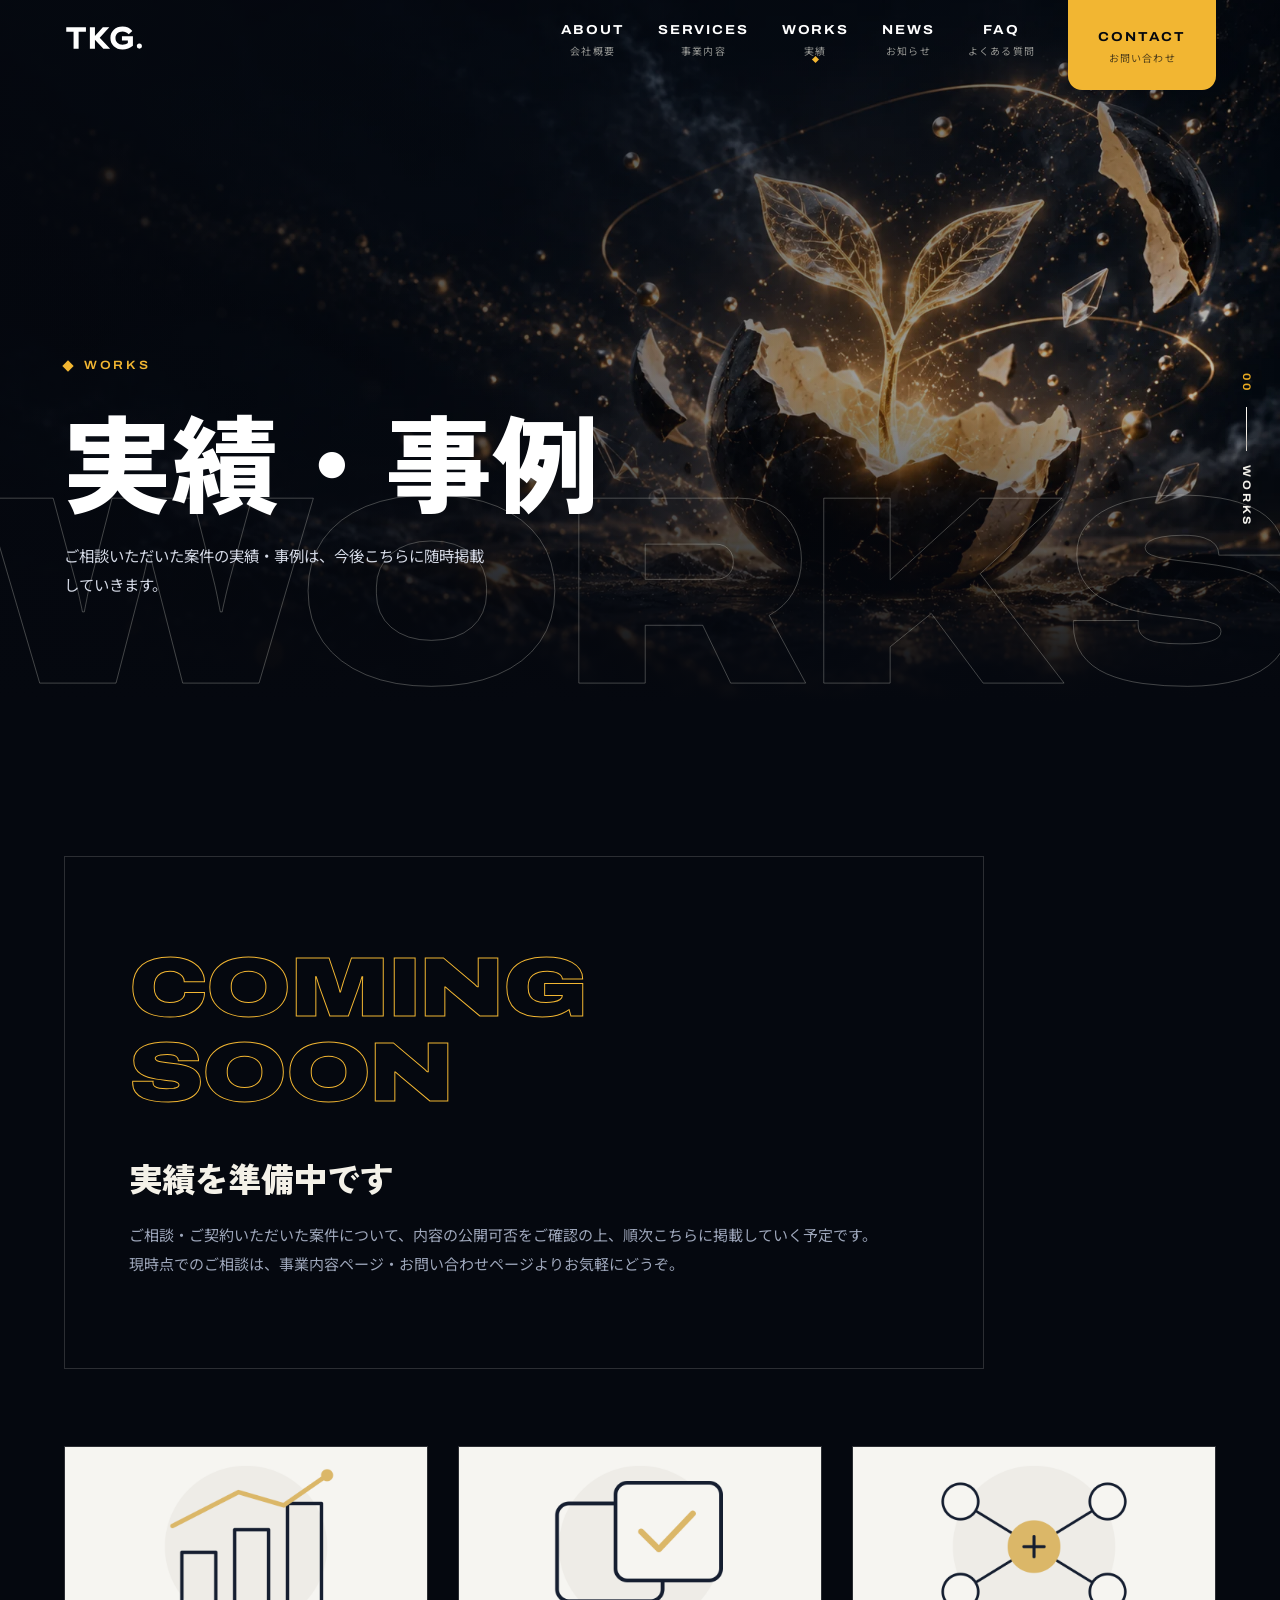
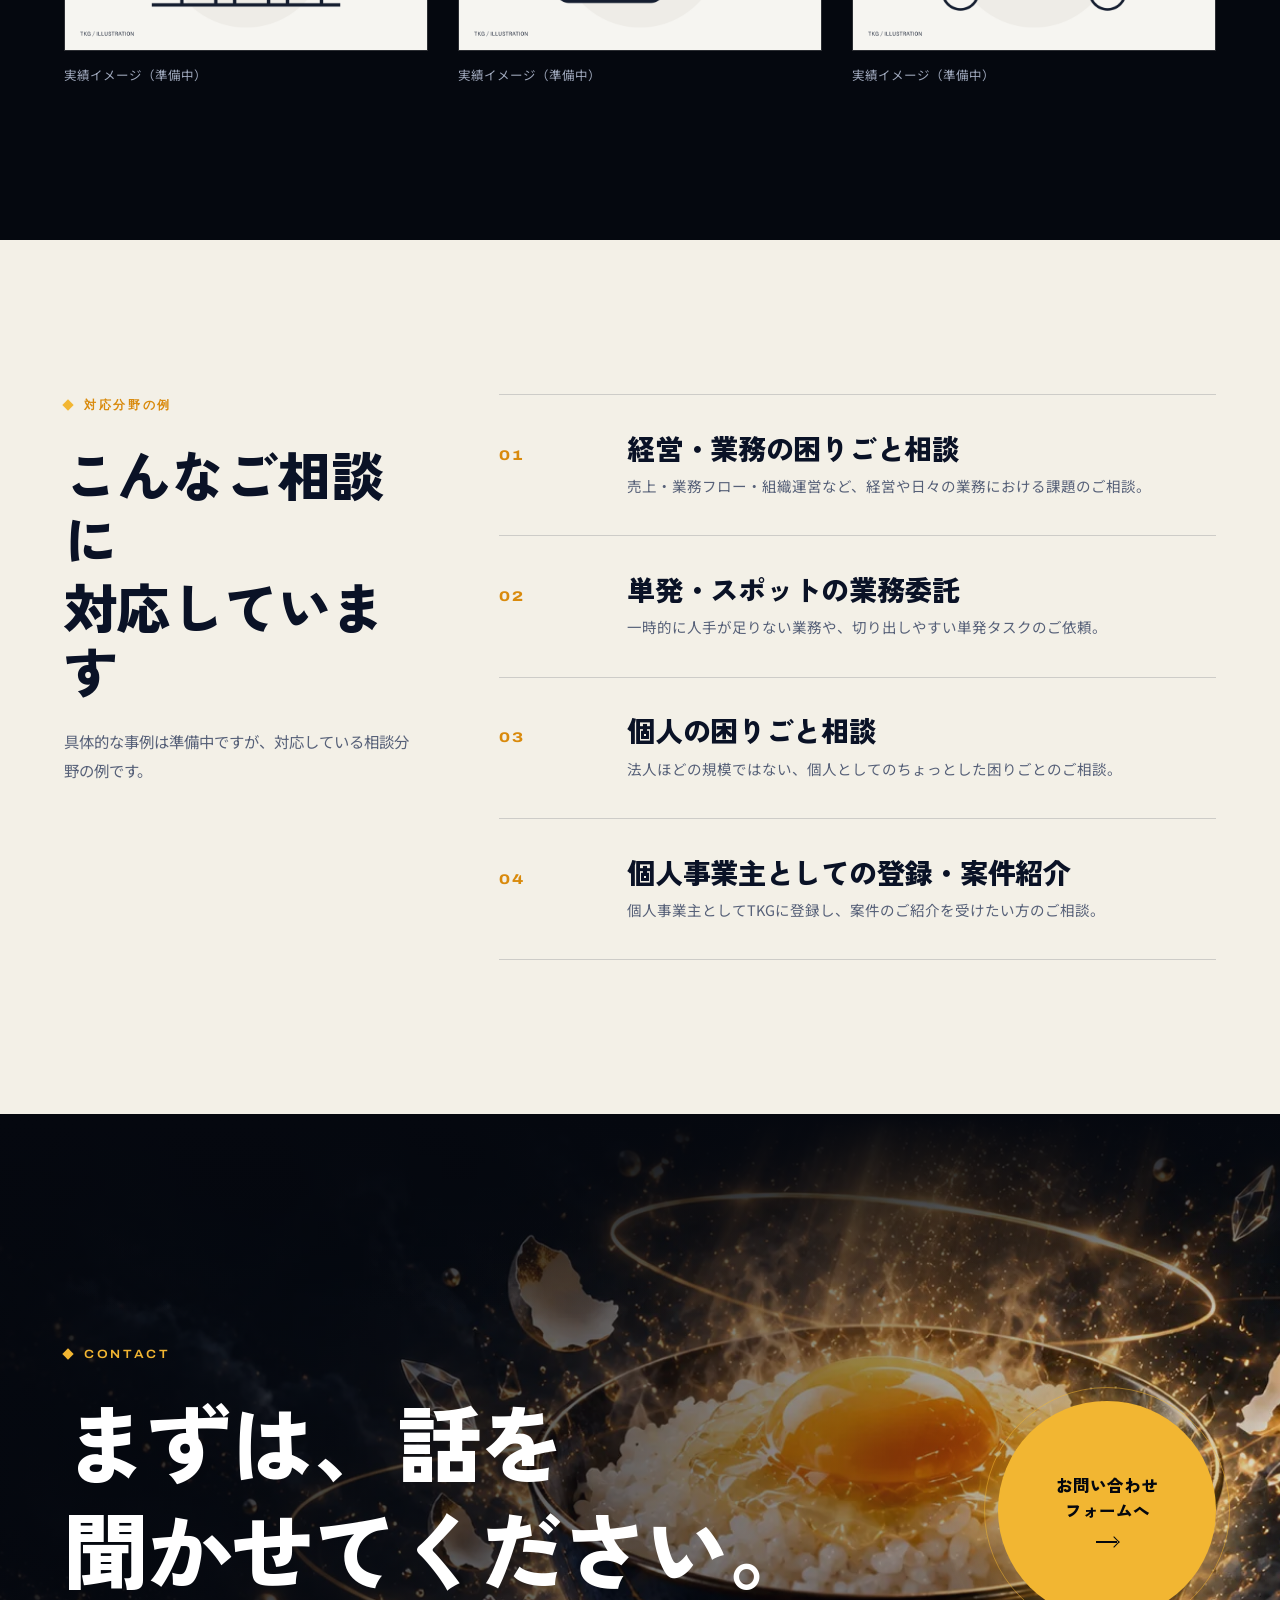
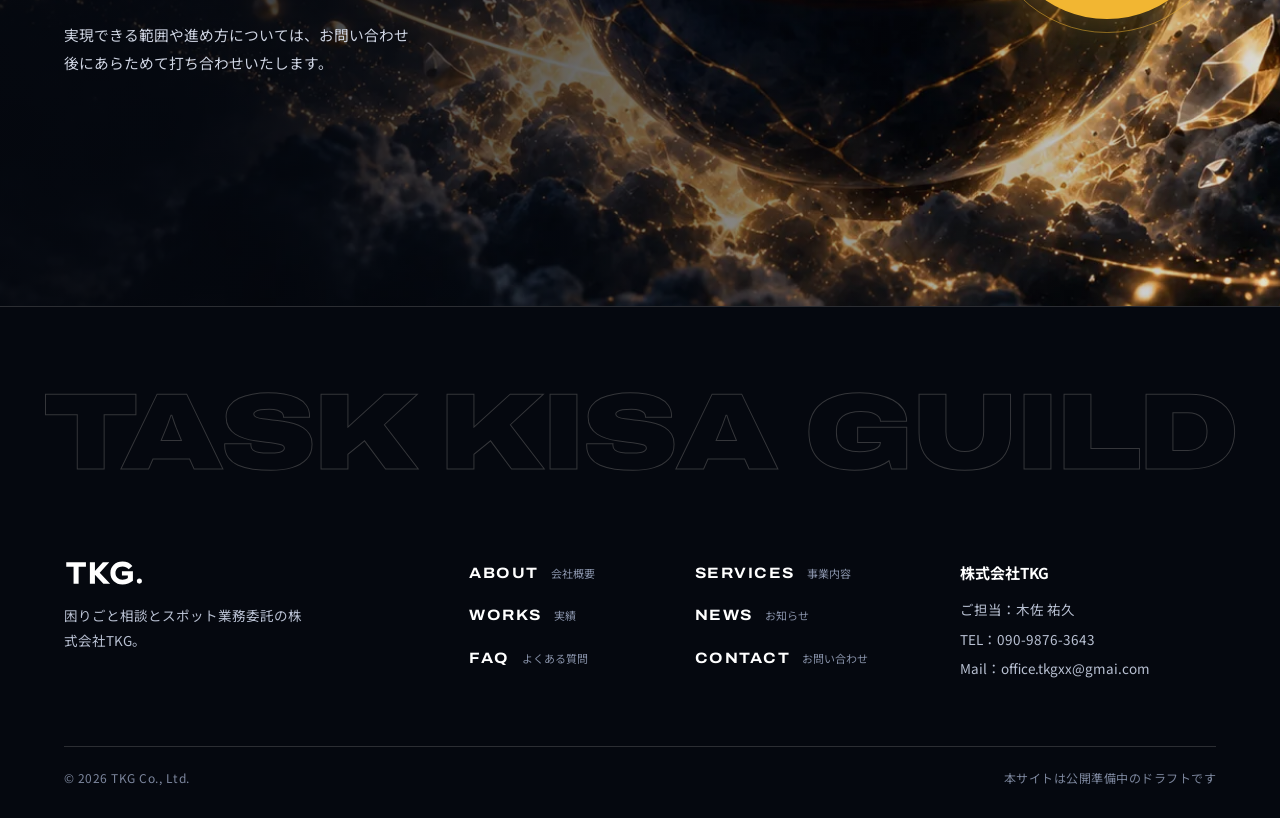
<file: works.html>
<!DOCTYPE html>
<html lang="ja">
<head>
<meta charset="UTF-8">
<meta name="viewport" content="width=device-width, initial-scale=1.0">
<title>実績・事例｜株式会社TKG</title>
<meta name="description" content="株式会社TKGの実績・事例ページです。">
<link rel="icon" href="assets/favicon.svg" type="image/svg+xml">
<!-- TODO: 公開ドメイン確定後、og:image / twitter:image を絶対URL（https://…/assets/ogp.png）に -->
<meta property="og:type" content="website">
<meta property="og:title" content="実績・事例｜株式会社TKG">
<meta property="og:description" content="株式会社TKGの実績・事例ページです。">
<meta property="og:image" content="assets/ogp.png">
<meta property="og:image:width" content="1200">
<meta property="og:image:height" content="630">
<meta name="twitter:card" content="summary_large_image">
<meta name="theme-color" content="#05080f">
<link rel="preconnect" href="https://fonts.googleapis.com">
<link rel="preconnect" href="https://fonts.gstatic.com" crossorigin>
<link href="https://fonts.googleapis.com/css2?family=Archivo:wdth,wght@62..125,100..900&family=Noto+Sans+JP:wght@400;500;700&family=Shippori+Mincho+B1:wght@800&family=Zen+Kaku+Gothic+New:wght@500;700;900&display=swap" rel="stylesheet">
<link rel="stylesheet" href="css/style.css">
<script>document.documentElement.classList.add("js");</script>
</head>
<body>

<header class="site-header" id="site-header">
  <a href="index.html" class="logo" aria-label="株式会社TKG トップページ"><img src="assets/logo-mark-white.svg" alt="株式会社TKG" width="104" height="36"></a>
  <nav class="nav" id="site-nav" aria-label="メインメニュー">
    <a href="about.html"><span class="en">ABOUT</span><span class="jp">会社概要</span></a>
    <a href="services.html"><span class="en">SERVICES</span><span class="jp">事業内容</span></a>
    <a href="works.html"><span class="en">WORKS</span><span class="jp">実績</span></a>
    <a href="blog.html"><span class="en">NEWS</span><span class="jp">お知らせ</span></a>
    <a href="faq.html"><span class="en">FAQ</span><span class="jp">よくある質問</span></a>
    <a href="contact.html" class="nav-cta"><span class="en">CONTACT</span><span class="jp">お問い合わせ</span></a>
  </nav>
  <button class="nav-toggle" aria-label="メニューを開く" aria-expanded="false" aria-controls="site-nav"><span></span><span></span></button>
</header>

<section class="page-header page-header--works" data-index="00" data-label="WORKS">
  <div class="ph-ghost" aria-hidden="true" data-parallax="0.12">WORKS</div>
  <div class="container">
    <span class="eyebrow reveal">WORKS</span>
    <h1 class="lines"><span class="line"><span>実績・事例</span></span></h1>
    <p class="reveal">ご相談いただいた案件の実績・事例は、今後こちらに随時掲載していきます。</p>
  </div>
</section>

<section data-index="01" data-label="WORKS">
  <div class="container">
    <div class="empty-state reveal">
      <strong>実績を準備中です</strong>
      ご相談・ご契約いただいた案件について、内容の公開可否をご確認の上、順次こちらに掲載していく予定です。<br>
      現時点でのご相談は、事業内容ページ・お問い合わせページよりお気軽にどうぞ。
    </div>
    <div class="works-grid">
      <figure>
        <img src="assets/works-placeholder-01.png" alt="実績イメージ（準備中・実際の事例ではありません）">
        <figcaption>実績イメージ（準備中）</figcaption>
      </figure>
      <figure>
        <img src="assets/works-placeholder-02.png" alt="実績イメージ（準備中・実際の事例ではありません）">
        <figcaption>実績イメージ（準備中）</figcaption>
      </figure>
      <figure>
        <img src="assets/works-placeholder-03.png" alt="実績イメージ（準備中・実際の事例ではありません）">
        <figcaption>実績イメージ（準備中）</figcaption>
      </figure>
    </div>
  </div>
</section>

<section class="theme-light" data-index="02" data-label="FIELDS">
  <div class="container split">
    <div class="section-head">
      <span class="eyebrow reveal">対応分野の例</span>
      <h2 class="lines"><span class="line"><span>こんなご相談に</span></span><span class="line"><span>対応しています</span></span></h2>
      <p class="reveal">具体的な事例は準備中ですが、対応している相談分野の例です。</p>
    </div>
    <div class="service-list reveal">
      <div class="service-item">
        <span class="service-num">01</span>
        <div>
          <h3>経営・業務の困りごと相談</h3>
          <p>売上・業務フロー・組織運営など、経営や日々の業務における課題のご相談。</p>
        </div>
      </div>
      <div class="service-item">
        <span class="service-num">02</span>
        <div>
          <h3>単発・スポットの業務委託</h3>
          <p>一時的に人手が足りない業務や、切り出しやすい単発タスクのご依頼。</p>
        </div>
      </div>
      <div class="service-item">
        <span class="service-num">03</span>
        <div>
          <h3>個人の困りごと相談</h3>
          <p>法人ほどの規模ではない、個人としてのちょっとした困りごとのご相談。</p>
        </div>
      </div>
      <div class="service-item">
        <span class="service-num">04</span>
        <div>
          <h3>個人事業主としての登録・案件紹介</h3>
          <p>個人事業主としてTKGに登録し、案件のご紹介を受けたい方のご相談。</p>
        </div>
      </div>
    </div>
  </div>
</section>

<section>
  <div class="cta-band">
    <div>
      <span class="eyebrow reveal">CONTACT</span>
      <h2 class="lines"><span class="line"><span>まずは、話を</span></span><span class="line"><span>聞かせてください。</span></span></h2>
      <p class="reveal">実現できる範囲や進め方については、お問い合わせ後にあらためて打ち合わせいたします。</p>
    </div>
    <a href="contact.html" class="cta-orb magnetic" data-cursor=""><span>お問い合わせ<br>フォームへ</span><i class="btn-arrow"></i></a>
  </div>
</section>

<footer class="site-footer">
  <div class="footer-ghost" aria-hidden="true">TASK KISA GUILD</div>
  <div class="container">
    <div class="footer-grid">
      <div class="footer-brand">
        <a href="index.html" class="logo" aria-label="株式会社TKG トップページ"><img src="assets/logo-mark-white.svg" alt="株式会社TKG" width="104" height="36"></a>
        <p>困りごと相談とスポット業務委託の株式会社TKG。</p>
      </div>
      <nav class="footer-nav" aria-label="フッターメニュー">
        <a href="about.html"><span class="en">ABOUT</span><span class="jp">会社概要</span></a>
        <a href="services.html"><span class="en">SERVICES</span><span class="jp">事業内容</span></a>
        <a href="works.html"><span class="en">WORKS</span><span class="jp">実績</span></a>
        <a href="blog.html"><span class="en">NEWS</span><span class="jp">お知らせ</span></a>
        <a href="faq.html"><span class="en">FAQ</span><span class="jp">よくある質問</span></a>
        <a href="contact.html"><span class="en">CONTACT</span><span class="jp">お問い合わせ</span></a>
      </nav>
      <div class="footer-contact">
        <strong>株式会社TKG</strong>
        <span>ご担当：木佐 祐久</span>
        <span>TEL：090-9876-3643</span>
        <!-- TODO: メールアドレスの表記をクライアントに確認（gmail.comの"i"抜けの可能性） -->
        <span>Mail：office.tkgxx@gmai.com</span>
      </div>
    </div>
    <div class="footer-bottom">
      <span>&copy; 2026 TKG Co., Ltd.</span>
      <span>本サイトは公開準備中のドラフトです</span>
    </div>
  </div>
</footer>

<script src="js/main.js"></script>
</body>
</html>
</file>
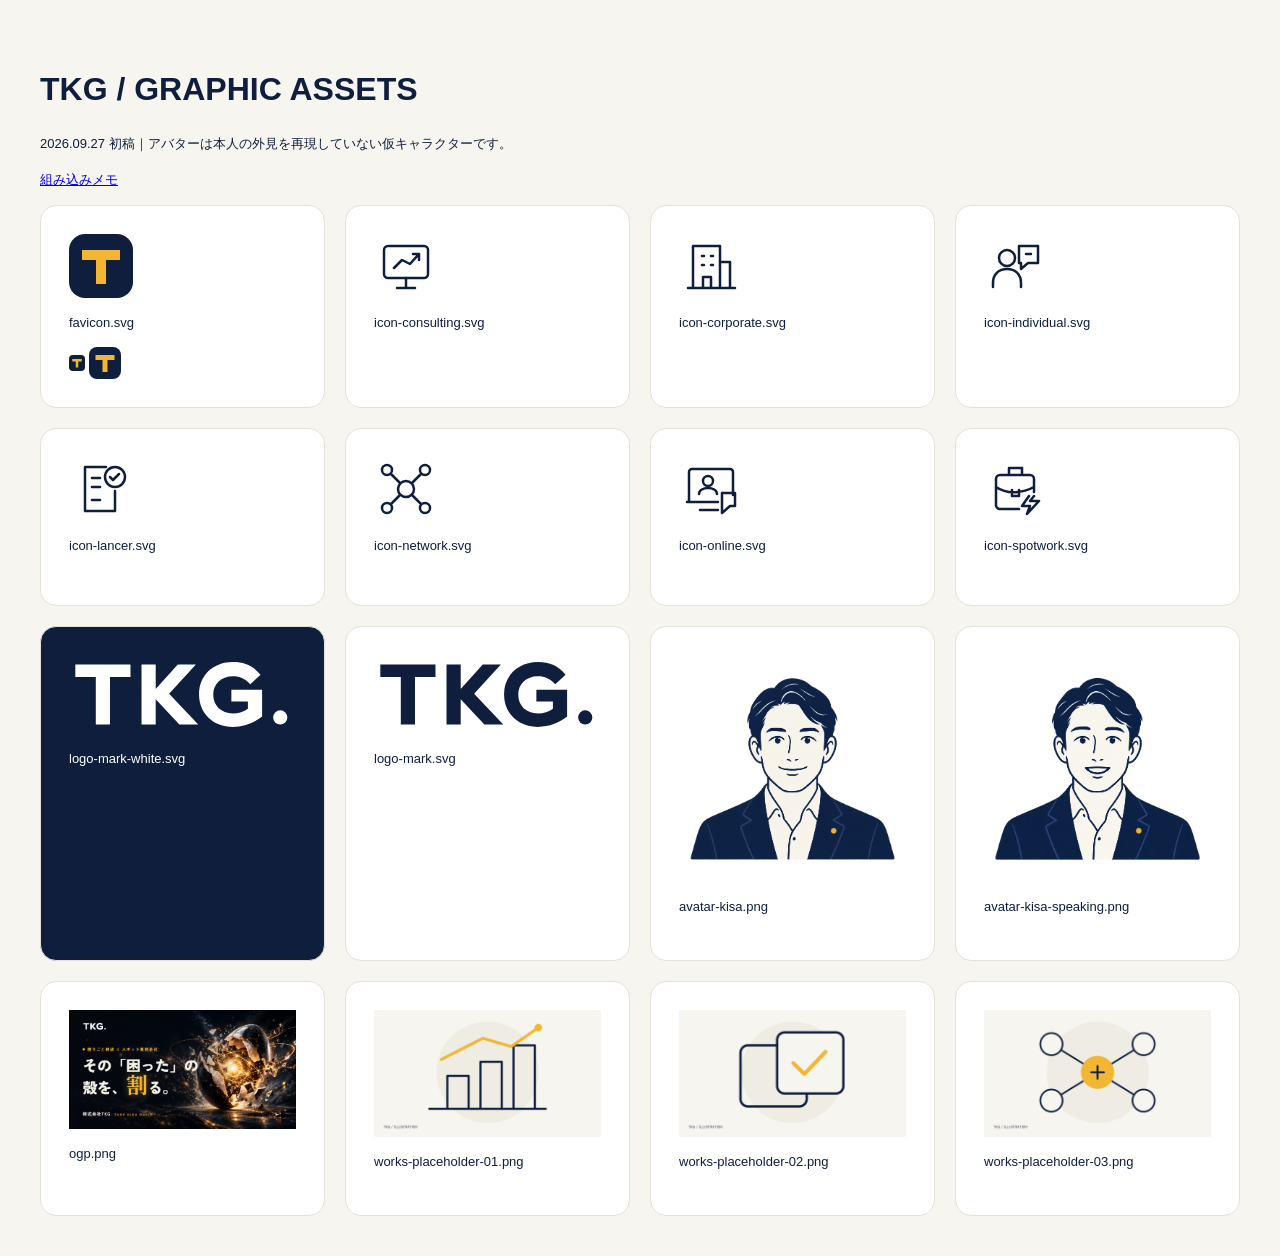
<file: assets/graphics-preview.html>
<!doctype html><html lang="ja"><meta charset="utf-8"><meta name="viewport" content="width=device-width,initial-scale=1"><title>TKG グラフィック納品一覧</title><style>body{margin:0;padding:40px;background:#f7f5ef;color:#0f1e3d;font:16px/1.8 sans-serif}main{display:grid;grid-template-columns:repeat(auto-fit,minmax(280px,1fr));gap:20px}article{padding:28px;background:#fff;border:1px solid #e4e1d6;border-radius:16px;min-height:120px}article.dark{background:#0f1e3d;color:white}img{max-width:100%;vertical-align:middle}.large{width:100%;max-height:300px;object-fit:contain}p{font-size:13px;overflow-wrap:anywhere}h1{margin-bottom:4px}</style><h1>TKG / GRAPHIC ASSETS</h1><p>2026.09.27 初稿｜アバターは本人の外見を再現していない仮キャラクターです。</p><p><a href="GRAPHICS-HANDOFF.md">組み込みメモ</a></p><main><article class=""><img src="favicon.svg" alt="favicon.svg" style="width:64px"><p>favicon.svg</p><img src="favicon.svg" width="16" height="16" alt="16px"> <img src="favicon.svg" width="32" height="32" alt="32px"></article><article class=""><img src="icon-consulting.svg" alt="icon-consulting.svg" style="width:64px"><p>icon-consulting.svg</p></article><article class=""><img src="icon-corporate.svg" alt="icon-corporate.svg" style="width:64px"><p>icon-corporate.svg</p></article><article class=""><img src="icon-individual.svg" alt="icon-individual.svg" style="width:64px"><p>icon-individual.svg</p></article><article class=""><img src="icon-lancer.svg" alt="icon-lancer.svg" style="width:64px"><p>icon-lancer.svg</p></article><article class=""><img src="icon-network.svg" alt="icon-network.svg" style="width:64px"><p>icon-network.svg</p></article><article class=""><img src="icon-online.svg" alt="icon-online.svg" style="width:64px"><p>icon-online.svg</p></article><article class=""><img src="icon-spotwork.svg" alt="icon-spotwork.svg" style="width:64px"><p>icon-spotwork.svg</p></article><article class="dark"><img src="logo-mark-white.svg" alt="logo-mark-white.svg" style="width:230px"><p>logo-mark-white.svg</p></article><article class=""><img src="logo-mark.svg" alt="logo-mark.svg" style="width:230px"><p>logo-mark.svg</p></article><article><img class="large" src="avatar-kisa.png" alt="avatar-kisa.png"><p>avatar-kisa.png</p></article><article><img class="large" src="avatar-kisa-speaking.png" alt="avatar-kisa-speaking.png"><p>avatar-kisa-speaking.png</p></article><article><img class="large" src="ogp.png" alt="ogp.png"><p>ogp.png</p></article><article><img class="large" src="works-placeholder-01.png" alt="works-placeholder-01.png"><p>works-placeholder-01.png</p></article><article><img class="large" src="works-placeholder-02.png" alt="works-placeholder-02.png"><p>works-placeholder-02.png</p></article><article><img class="large" src="works-placeholder-03.png" alt="works-placeholder-03.png"><p>works-placeholder-03.png</p></article></main></html>
</file>
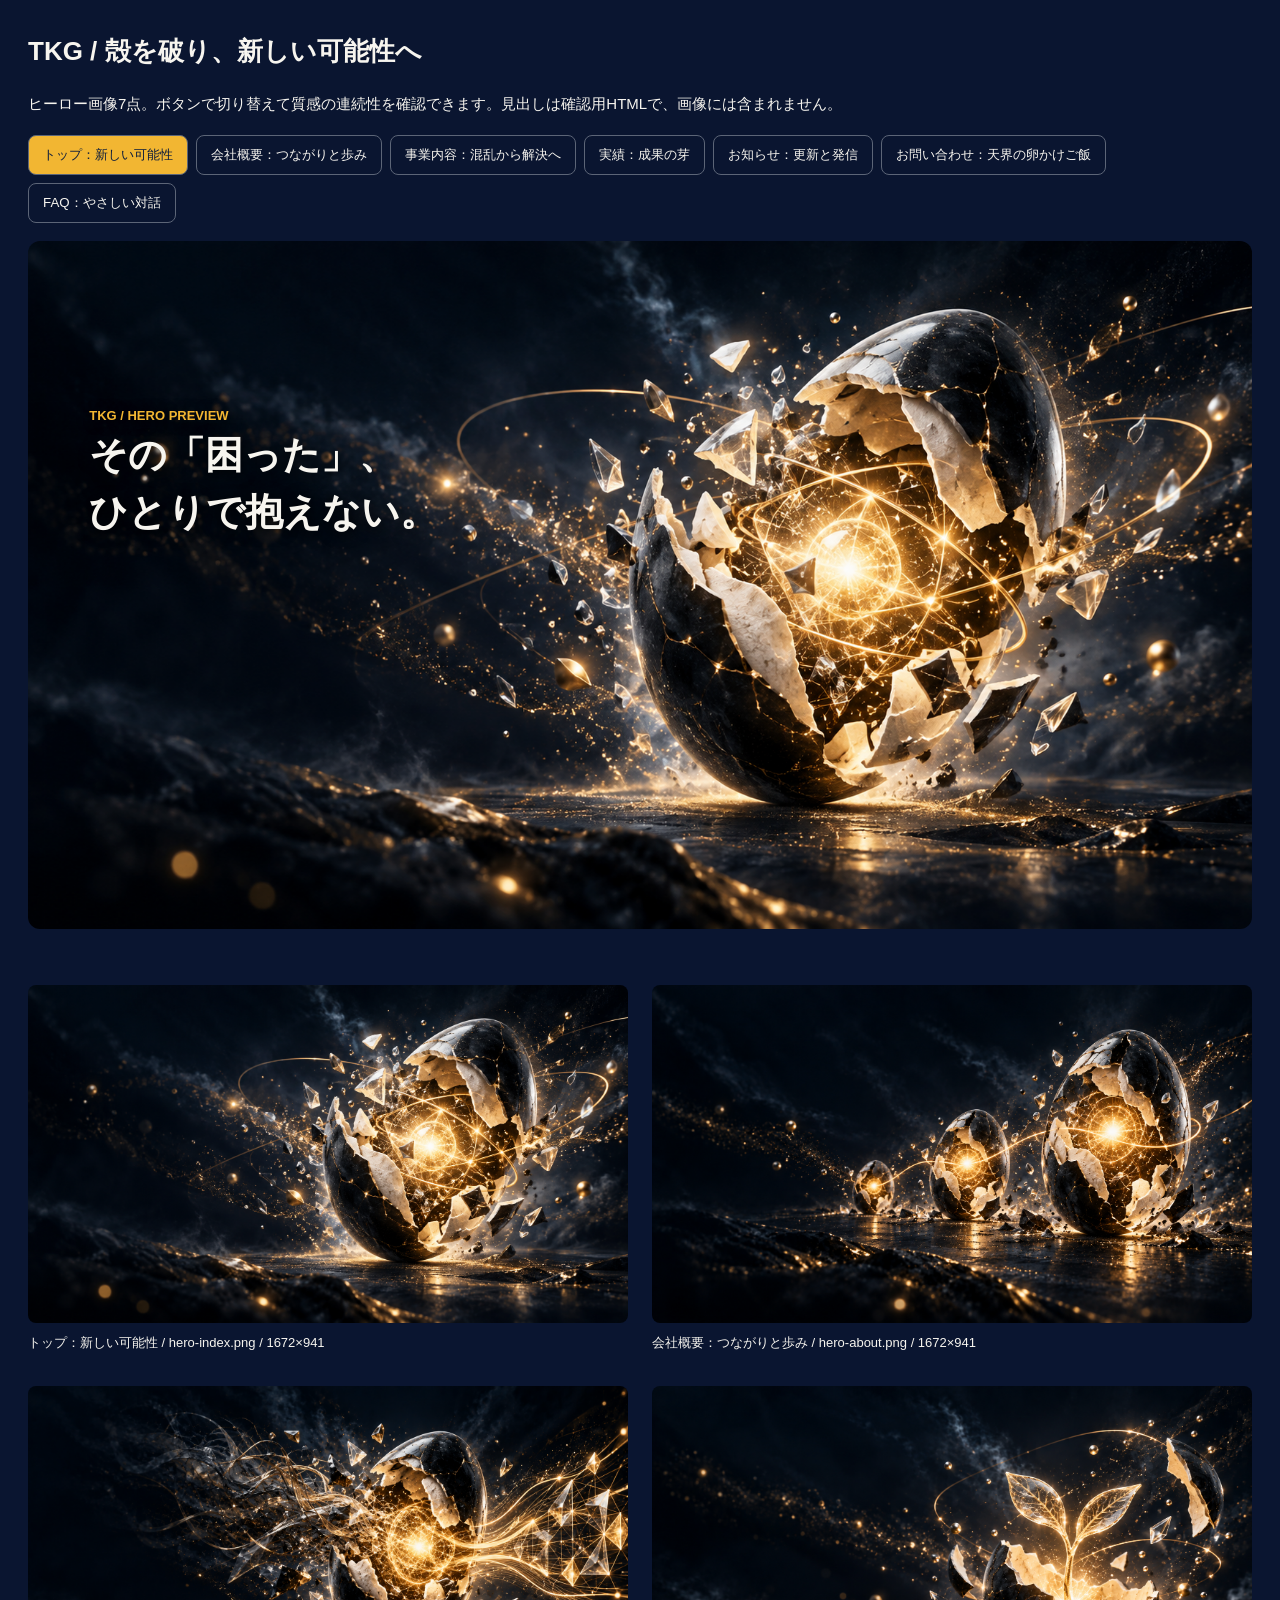
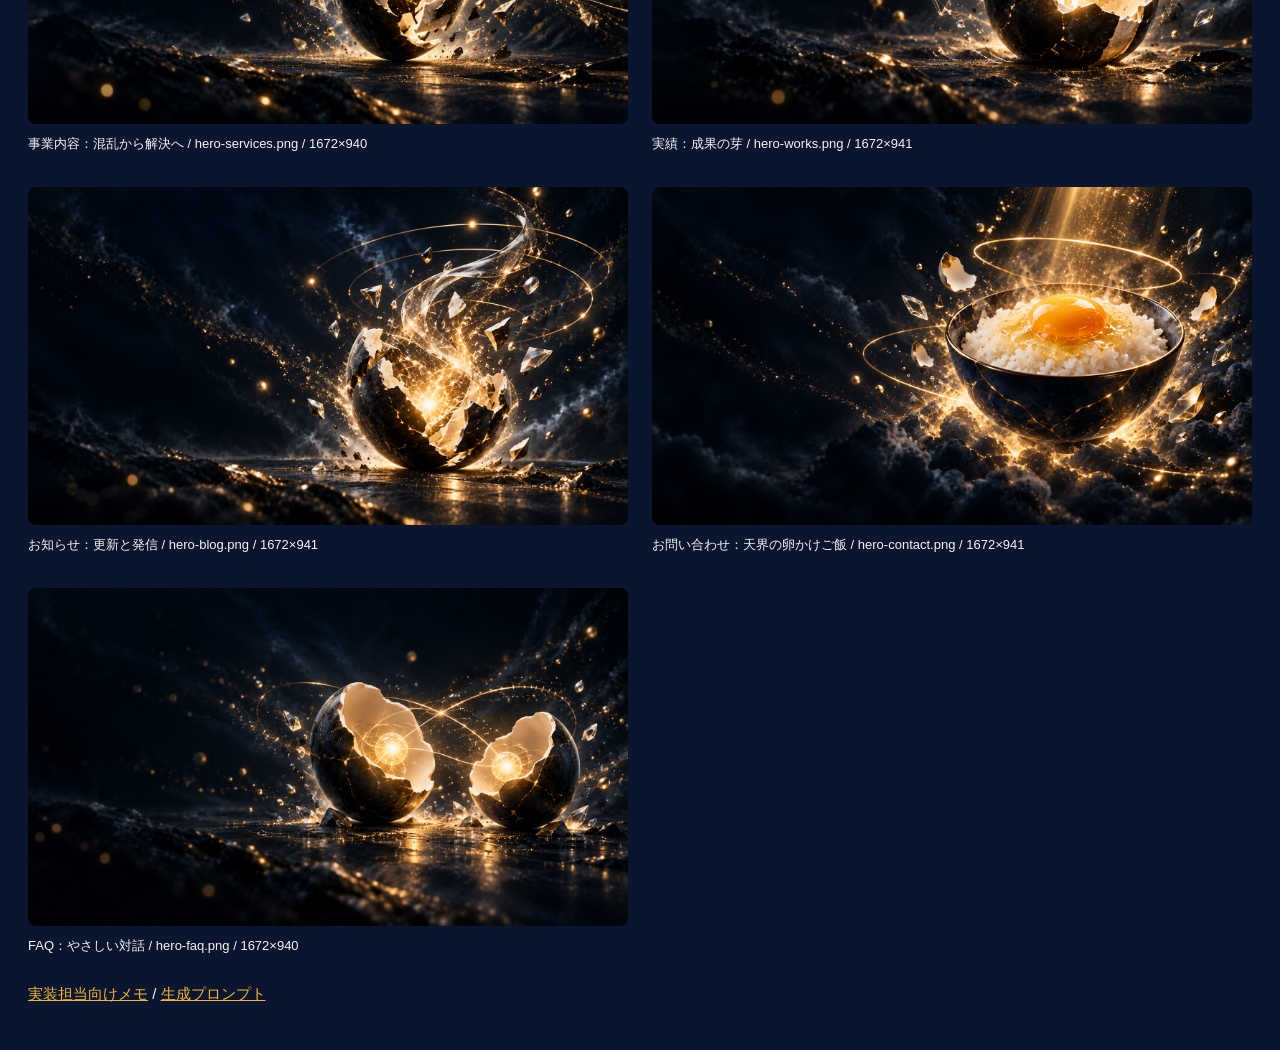
<file: assets/hero-preview.html>
<!doctype html><html lang="ja"><meta charset="utf-8"><meta name="viewport" content="width=device-width,initial-scale=1"><title>TKG ヒーロー7枚</title><style>*{box-sizing:border-box}body{margin:0;background:#0a1530;color:#f7f5ef;font:15px/1.8 sans-serif}header,main{max-width:1440px;margin:auto;padding:28px}h1{font-size:26px;margin:0}button{background:transparent;border:1px solid #5c6577;border-radius:8px;color:inherit;padding:10px 14px;cursor:pointer}button[aria-pressed=true]{background:#f2b632;color:#0f1e3d}nav{display:flex;gap:8px;flex-wrap:wrap;margin:18px 0}.stage{aspect-ratio:16/9;position:relative;overflow:hidden;border-radius:12px}.stage img{width:100%;height:100%;object-fit:cover;position:absolute;inset:0;transition:opacity .7s;opacity:0}.stage img.active{opacity:1}.caption{position:absolute;left:5%;top:24%;max-width:35%;font-size:clamp(16px,3vw,42px);line-height:1.5;font-weight:bold;text-shadow:0 2px 14px #000}.caption small{display:block;font-size:13px;color:#f2b632}section{display:grid;grid-template-columns:repeat(2,minmax(0,1fr));gap:24px}figure{margin:0}figure img{width:100%;display:block;border-radius:8px}figcaption{padding:8px 0;font-size:13px}a{color:#f2b632}@media(max-width:700px){section{grid-template-columns:1fr}header,main{padding:16px}.caption{font-size:18px;max-width:42%}}@media(prefers-reduced-motion:reduce){.stage img{transition:none}}</style><header><h1>TKG / 殻を破り、新しい可能性へ</h1><p>ヒーロー画像7点。ボタンで切り替えて質感の連続性を確認できます。見出しは確認用HTMLで、画像には含まれません。</p><nav><button type="button" data-index="0" aria-pressed="true">トップ：新しい可能性</button><button type="button" data-index="1" aria-pressed="false">会社概要：つながりと歩み</button><button type="button" data-index="2" aria-pressed="false">事業内容：混乱から解決へ</button><button type="button" data-index="3" aria-pressed="false">実績：成果の芽</button><button type="button" data-index="4" aria-pressed="false">お知らせ：更新と発信</button><button type="button" data-index="5" aria-pressed="false">お問い合わせ：天界の卵かけご飯</button><button type="button" data-index="6" aria-pressed="false">FAQ：やさしい対話</button></nav><div class="stage"><img class="active" src="hero-index.png" alt="トップ：新しい可能性"><img class="" src="hero-about.png" alt="会社概要：つながりと歩み"><img class="" src="hero-services.png" alt="事業内容：混乱から解決へ"><img class="" src="hero-works.png" alt="実績：成果の芽"><img class="" src="hero-blog.png" alt="お知らせ：更新と発信"><img class="" src="hero-contact.png" alt="お問い合わせ：天界の卵かけご飯"><img class="" src="hero-faq.png" alt="FAQ：やさしい対話"><div class="caption"><small>TKG / HERO PREVIEW</small>その「困った」、<br>ひとりで抱えない。</div></div></header><main><section><figure><a href="hero-index.png"><img loading="lazy" src="hero-index.png" alt="トップ：新しい可能性"></a><figcaption>トップ：新しい可能性 / hero-index.png / 1672×941</figcaption></figure><figure><a href="hero-about.png"><img loading="lazy" src="hero-about.png" alt="会社概要：つながりと歩み"></a><figcaption>会社概要：つながりと歩み / hero-about.png / 1672×941</figcaption></figure><figure><a href="hero-services.png"><img loading="lazy" src="hero-services.png" alt="事業内容：混乱から解決へ"></a><figcaption>事業内容：混乱から解決へ / hero-services.png / 1672×940</figcaption></figure><figure><a href="hero-works.png"><img loading="lazy" src="hero-works.png" alt="実績：成果の芽"></a><figcaption>実績：成果の芽 / hero-works.png / 1672×941</figcaption></figure><figure><a href="hero-blog.png"><img loading="lazy" src="hero-blog.png" alt="お知らせ：更新と発信"></a><figcaption>お知らせ：更新と発信 / hero-blog.png / 1672×941</figcaption></figure><figure><a href="hero-contact.png"><img loading="lazy" src="hero-contact.png" alt="お問い合わせ：天界の卵かけご飯"></a><figcaption>お問い合わせ：天界の卵かけご飯 / hero-contact.png / 1672×941</figcaption></figure><figure><a href="hero-faq.png"><img loading="lazy" src="hero-faq.png" alt="FAQ：やさしい対話"></a><figcaption>FAQ：やさしい対話 / hero-faq.png / 1672×940</figcaption></figure></section><p><a href="HERO-HANDOFF.md">実装担当向けメモ</a> / <a href="HERO-PROMPTS.md">生成プロンプト</a></p></main><script>const buttons=[...document.querySelectorAll('button')],images=[...document.querySelectorAll('.stage img')];buttons.forEach((b,i)=>b.addEventListener('click',async()=>{await images[i].decode();images.forEach((im,j)=>im.classList.toggle('active',i===j));buttons.forEach((bt,j)=>bt.setAttribute('aria-pressed',String(i===j)));}));</script></html>
</file>
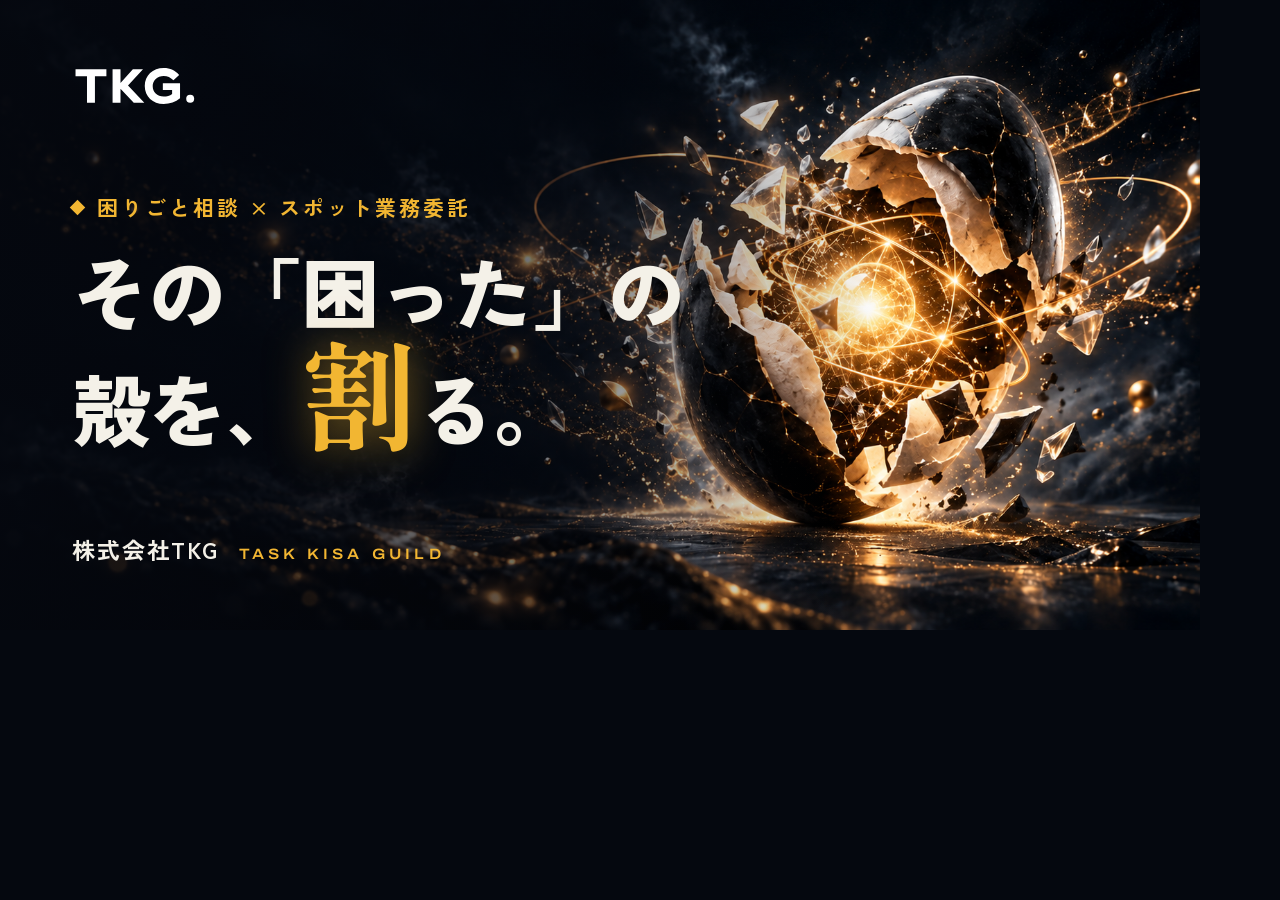
<file: assets/ogp-source.html>
<!DOCTYPE html>
<html lang="ja">
<head>
<meta charset="UTF-8">
<title>OGP画像の原版（1200×630）</title>
<!-- ogp.png の原版。文言や背景を変えたら、Edgeのヘッドレスモードで撮り直す：
     msedge --headless --hide-scrollbars --window-size=1200,630 --virtual-time-budget=8000
            --screenshot=assets\ogp.png assets\ogp-source.html
     （コマンド全文はREADME.mdの技術メモを参照） -->
<link href="https://fonts.googleapis.com/css2?family=Archivo:wdth,wght@112,600&family=Shippori+Mincho+B1:wght@800&family=Zen+Kaku+Gothic+New:wght@700;900&display=swap" rel="stylesheet">
<style>
  * { box-sizing: border-box; }
  html, body { margin: 0; width: 1200px; height: 630px; overflow: hidden; }
  body {
    position: relative;
    background: #05080f url("ogp-bg.png") center / cover no-repeat;
    color: #f4f1e8;
    font-family: "Zen Kaku Gothic New", "Yu Gothic", sans-serif;
  }
  body::before {
    content: "";
    position: absolute;
    inset: 0;
    background: linear-gradient(95deg, rgba(5, 8, 15, 0.9) 0%, rgba(5, 8, 15, 0.55) 46%, rgba(5, 8, 15, 0) 72%);
  }
  .inner { position: absolute; inset: 64px 72px; display: flex; flex-direction: column; }
  .logo { height: 44px; width: auto; align-self: flex-start; }
  .label {
    margin-top: 84px;
    display: flex; align-items: center; gap: 14px;
    font-weight: 700; font-size: 21px; letter-spacing: 0.14em; color: #f2b632;
  }
  .label::before { content: ""; width: 11px; height: 11px; background: #f2b632; transform: rotate(45deg); }
  h1 {
    margin: 22px 0 0;
    font-weight: 900; font-size: 78px; line-height: 1.2; letter-spacing: -0.02em;
    font-feature-settings: "palt";
  }
  h1 em {
    font-family: "Shippori Mincho B1", "Yu Mincho", serif;
    font-style: normal; font-weight: 800; font-size: 1.5em; line-height: 0.9;
    color: #f2b632; text-shadow: 0 0 44px rgba(242, 182, 50, 0.6);
  }
  .foot {
    margin-top: auto;
    display: flex; align-items: baseline; gap: 20px;
    font-weight: 700; font-size: 23px; letter-spacing: 0.08em;
  }
  .foot span {
    font-family: "Archivo", sans-serif; font-stretch: 112%; font-weight: 600;
    font-size: 15px; letter-spacing: 0.28em; color: #f2b632;
  }
</style>
</head>
<body>
  <div class="inner">
    <img class="logo" src="logo-mark-white.svg" alt="">
    <div class="label">困りごと相談 × スポット業務委託</div>
    <h1>その「困った」の<br>殻を、<em>割</em>る。</h1>
    <div class="foot">株式会社TKG <span>TASK KISA GUILD</span></div>
  </div>
</body>
</html>
</file>
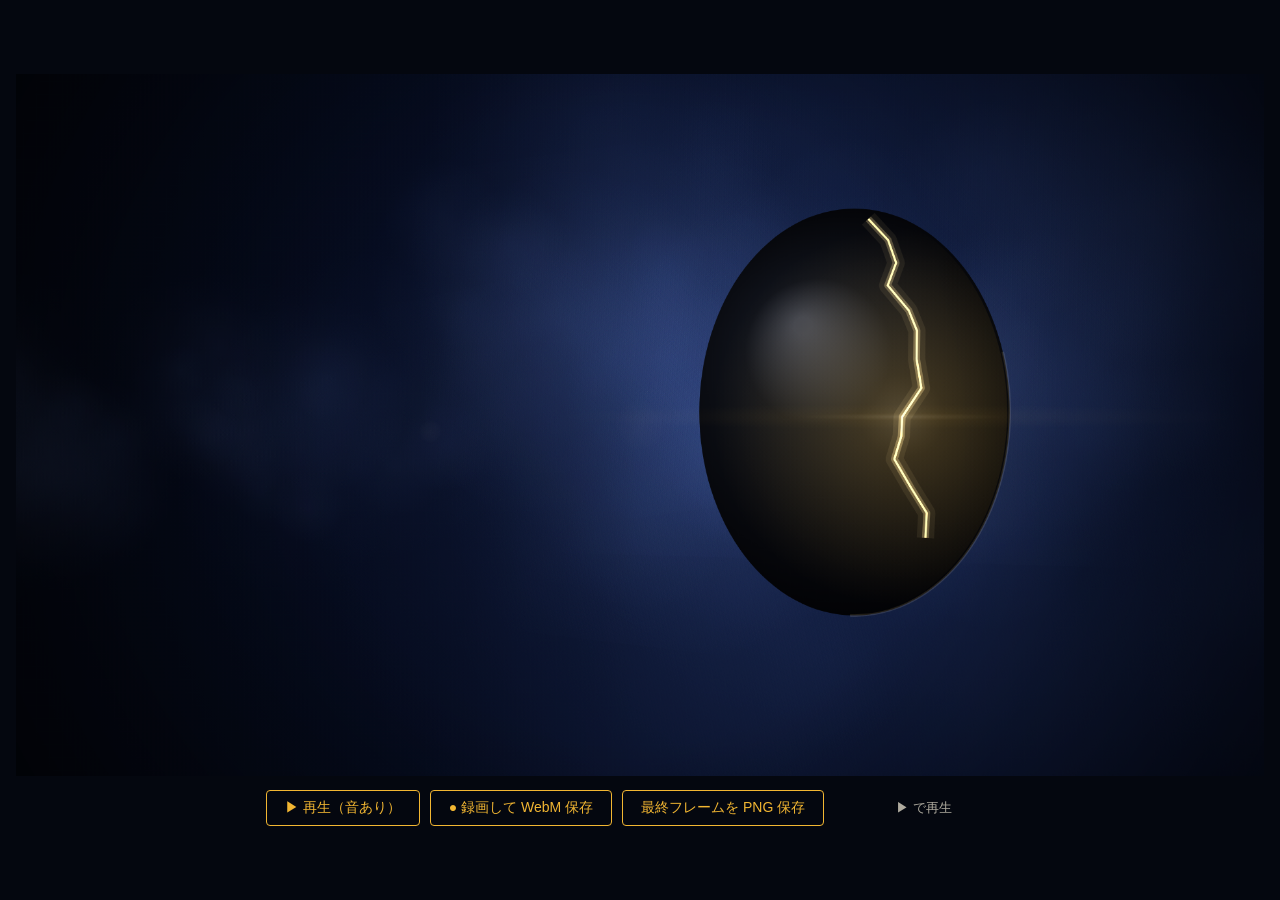
<file: assets/showreel/tkg-showreel.html>
<!DOCTYPE html>
<html lang="ja">
<head>
<meta charset="UTF-8">
<meta name="viewport" content="width=device-width, initial-scale=1.0">
<title>TKG Showreel</title>
<link rel="preconnect" href="https://fonts.googleapis.com">
<link rel="preconnect" href="https://fonts.gstatic.com" crossorigin>
<link href="https://fonts.googleapis.com/css2?family=Montserrat:wght@800&family=Noto+Sans+JP:wght@700&display=swap" rel="stylesheet">
<style>
  :root { --bg:#04070f; --ui:#f2b632; --text:#e8e2cf; }
  html,body { margin:0; height:100%; background:var(--bg); color:var(--text);
    font-family:-apple-system,BlinkMacSystemFont,"Hiragino Kaku Gothic ProN","Yu Gothic",sans-serif; }
  body { display:flex; flex-direction:column; align-items:center; justify-content:center; gap:14px; padding:16px; box-sizing:border-box; }
  canvas { width:min(100%, calc((100vh - 120px) * 16 / 9)); aspect-ratio:16/9; background:#050a1a; display:block; }
  .bar { display:flex; gap:10px; flex-wrap:wrap; align-items:center; justify-content:center; }
  button { background:transparent; color:var(--ui); border:1px solid var(--ui); padding:8px 18px; border-radius:4px; font-size:14px; cursor:pointer; }
  button:disabled { opacity:.4; cursor:default; }
  #status { font-size:13px; opacity:.75; min-width:180px; text-align:center; }
</style>
</head>
<body>
<canvas id="c" width="1920" height="1080"></canvas>
<div class="bar">
  <button id="play" disabled>▶ 再生（音あり）</button>
  <button id="rec" disabled>● 録画して WebM 保存</button>
  <button id="png" disabled>最終フレームを PNG 保存</button>
  <span id="status">読み込み中…</span>
</div>
<img id="hero" src="[data-uri]" alt="" hidden>
<script>
(() => {
const W = 1920, H = 1080, DUR = 15, FPS = 24, BPM = 98;
const cv = document.getElementById('c'), ctx = cv.getContext('2d');
const statusEl = document.getElementById('status');
const hero = document.getElementById('hero');
const WORD = 'TKG', TAG = 'その"困った"、ひとりで抱えない。';
const WORD_FONT = '800 250px Montserrat, "Helvetica Neue", Arial, sans-serif';
const TAG_FONT = '700 38px "Noto Sans JP", "Hiragino Kaku Gothic ProN", "Yu Gothic", sans-serif';
const TX = 118, TY = 560, TAG_Y = 650;          // left-third text block
const T_LOCK = 9.6, T_XF0 = 10.2, T_XF1 = 11.2;  // wordmark lock, crossfade to hero frame

// ---------- helpers ----------
function rng(seed){ return () => { seed |= 0; seed = seed + 0x6D2B79F5 | 0; let t = Math.imul(seed ^ seed >>> 15, 1 | seed);
  t = t + Math.imul(t ^ t >>> 7, 61 | t) ^ t; return ((t ^ t >>> 14) >>> 0) / 4294967296; }; }
const clamp = (x,a=0,b=1) => Math.min(b, Math.max(a, x));
const lerp = (a,b,u) => a + (b-a)*u;
const seg = (t,a,b) => clamp((t-a)/(b-a));
const eIO = u => u<.5 ? 4*u*u*u : 1 - Math.pow(-2*u+2,3)/2;
const eOut = u => 1 - Math.pow(1-u,3);
const eIn = u => u*u*u;
const gold = a => `rgba(242,182,50,${a})`;
const pale = a => `rgba(255,226,150,${a})`;

// Hero composition: egg right-of-centre (~67% across), matching the reference frame.
const CX = 1290, CY = 520;
const EGG_RX = 90, EGG_RY = 118;
const R = rng(20260928);

// crack
const crack = [];
{ let x = 8, y = -EGG_RY + 6; crack.push([x,y]);
  for (let i = 0; i < 16; i++) { x += (R()-.5)*26; y += 11 + R()*6; x = clamp(x, -60, 60); crack.push([x,y]); } }
const branches = [[4,[[18,-8],[34,-2],[46,6]]],[9,[[-16,4],[-30,14]]],[12,[[20,10],[28,24],[40,30]]]];

// shards
const shards = [];
for (let i = 0; i < 280; i++) {
  const a = R()*Math.PI*2, s = Math.sqrt(R());
  const px = Math.cos(a)*EGG_RX*s, py = Math.sin(a)*EGG_RY*s;
  const dir = Math.atan2(py, px) + (R()-.5)*.6, sp = 300 + R()*1100;
  const size = 3 + Math.pow(R(),2)*24, pts = [];
  for (let k = 0; k < 3 + (R()<.4); k++) { const aa = k/3*Math.PI*2 + R()*1.2; pts.push([Math.cos(aa)*size*(.4+R()*.8), Math.sin(aa)*size*(.4+R()*.8)]); }
  shards.push({px,py,vx:Math.cos(dir)*sp,vy:Math.sin(dir)*sp*.85,rot:R()*6,vr:(R()-.5)*5,pts,edge:.3+R()*.7,drag:1.1+R()*1.2,
    glass:R()<.35, delay:R()*.35});
}
// dust
const dust = [];
for (let i = 0; i < 1500; i++) {
  const a = R()*Math.PI*2, sp = 60 + Math.pow(R(),.7)*1300;
  dust.push({vx:Math.cos(a)*sp,vy:Math.sin(a)*sp*.8,drag:.8+R()*1.4,sz:.6+R()*2.4,tw:R()*6.28,tf:2+R()*6,delay:R()*.4});
}
// rings
const rings = [];
for (let i = 0; i < 7; i++) {
  const pts = [], n = 150;
  const ph = [R()*6.28, R()*6.28, R()*6.28, R()*6.28], ox = (R()-.5)*300, oy = (R()-.5)*200;
  for (let k = 0; k < n; k++) { const a = k/n*Math.PI*2;
    const r = 260 + 170*Math.sin(3*a+ph[0]) + 110*Math.sin(5*a+ph[1]) + 60*Math.sin(8*a+ph[2]);
    const a2 = a + .6*Math.sin(2*a+ph[3]);
    pts.push([ox + Math.cos(a2)*r*1.3, oy + Math.sin(a2)*r*.8]); }
  rings.push({r:150 + i*58, tilt:(R()-.5)*2.2, yaw:R()*Math.PI, spd:(.35+R()*.45)*(i%2?1:-1), chaos:pts, n, delay:i*.1});
}
const nodes = [];
for (let i = 0; i < 46; i++) { const u = R()*2-1, th = R()*Math.PI*2, s = Math.sqrt(1-u*u), r = 250 + R()*170;
  nodes.push({x:s*Math.cos(th)*r, y:u*r, z:s*Math.sin(th)*r, cx:(R()-.5)*1400, cy:(R()-.5)*900}); }
const links = [];
for (let i = 0; i < nodes.length; i++) {
  const d = nodes.map((n,j) => [j, (n.x-nodes[i].x)**2+(n.y-nodes[i].y)**2+(n.z-nodes[i].z)**2]).sort((a,b)=>a[1]-b[1]);
  for (let k = 1; k <= 2; k++) if (d[k][0] > i) links.push([i, d[k][0]]);
}
// embers over the hero frame
const embers = [];
for (let i = 0; i < 260; i++) {
  const near = R() < .7;
  embers.push({x: near ? CX + (R()-.5)*900 : R()*W, y: near ? CY + (R()-.5)*700 : R()*H,
    vx:(R()-.5)*16, vy:-5-R()*18, sz:.7+R()*2.2, ph:R()*6.28, fl:1+R()*3, t0:9.8+R()*2.5, life:3+R()*4});
}
// smoke wisps (pre-rendered soft blobs)
const smoke = [];
function makeSmoke(){
  for (let i = 0; i < 6; i++) {
    const c = document.createElement('canvas'); c.width = 900; c.height = 500; const g = c.getContext('2d');
    for (let k = 0; k < 40; k++) {
      const x = 150 + R()*600, y = 120 + R()*260, r = 40 + R()*140;
      const rg = g.createRadialGradient(x,y,0,x,y,r);
      rg.addColorStop(0, `rgba(70,90,140,${.03 + R()*.04})`); rg.addColorStop(1, 'rgba(70,90,140,0)');
      g.fillStyle = rg; g.fillRect(0,0,900,500);
    }
    smoke.push({c, x:R()*W, y:200 + R()*(H-400), vx:(R()-.5)*30, rot:(R()-.5)*.6, s:1 + R()*1.2, a:.5 + R()*.5});
  }
}

// wordmark target points (sampled from an offscreen render)
let textPts = [];
function sampleText(){
  const c = document.createElement('canvas'); c.width = W; c.height = H; const g = c.getContext('2d');
  g.fillStyle = '#fff'; g.textBaseline = 'alphabetic';
  g.font = WORD_FONT; g.fillText(WORD, TX, TY);
  g.font = TAG_FONT; g.fillText(TAG, TX + 6, TAG_Y);
  const d = g.getImageData(0,0,W,H).data, pts = [];
  for (let y = 0; y < H; y += 5) for (let x = 0; x < 900; x += 5) if (d[(y*W+x)*4+3] > 128) pts.push([x,y]);
  const r = rng(7);
  for (let i = pts.length-1; i > 0; i--) { const j = Math.floor(r()*(i+1)); [pts[i],pts[j]] = [pts[j],pts[i]]; }
  textPts = pts;
}

// ---------- camera ----------
function camera(t){
  let z;
  if (t < 3) z = lerp(2.5, 3.1, eIO(t/3));
  else if (t < 6) z = lerp(3.1, 1.2, eOut(seg(t,3,5.6)));
  else if (t < 9) z = lerp(1.2, 1.55, eIO(seg(t,6,9)));        // orbit + push in
  else z = lerp(1.55, 1.0, eIO(seg(t,9,T_XF1)));
  const yaw = t < 6 ? 0 : (t-6)*.42;
  let sx = 0, sy = 0;
  const shake = (t0, dur, amp) => { if (t > t0 && t < t0+dur) { const k = (1 - seg(t,t0,t0+dur))*amp; sx += Math.sin(t*93)*k; sy += Math.cos(t*71)*k; } };
  shake(3, .7, 22); shake(T_LOCK, .45, 12);
  return {z, yaw, sx, sy};
}
function proj(x,y,z,cam){
  const c = Math.cos(cam.yaw), s = Math.sin(cam.yaw);
  const xr = x*c + z*s, zr = -x*s + z*c;
  const p = 1400/(1400 + zr);
  return [CX + cam.sx + xr*p*cam.z, CY + cam.sy + y*p*cam.z, p];
}
function burstPos(px,py,vx,vy,drag,dt){ const f = (1-Math.exp(-drag*dt))/drag; return [px+vx*f, py+vy*f]; }

// ---------- effects ----------
function flare(x, y, k, streak = 1){
  if (k <= 0) return;
  ctx.save(); ctx.globalCompositeOperation = 'lighter';
  // anamorphic streak
  ctx.translate(x,y); ctx.scale(1, .035);
  let g = ctx.createRadialGradient(0,0,0,0,0,900*streak);
  g.addColorStop(0, `rgba(255,236,190,${.55*k})`); g.addColorStop(.3, gold(.18*k)); g.addColorStop(1, gold(0));
  ctx.fillStyle = g; ctx.fillRect(-900*streak,-900*streak,1800*streak,1800*streak);
  ctx.restore(); ctx.save(); ctx.globalCompositeOperation = 'lighter';
  // bloom
  g = ctx.createRadialGradient(x,y,0,x,y,260);
  g.addColorStop(0, `rgba(255,245,220,${.5*k})`); g.addColorStop(.25, gold(.2*k)); g.addColorStop(1, gold(0));
  ctx.fillStyle = g; ctx.fillRect(x-260,y-260,520,520);
  // ghosts along the axis through frame centre
  const dx = W/2 - x, dy = H/2 - y;
  for (const [f, r, a, col] of [[.5,40,.10,'255,200,120'],[.9,18,.16,'255,230,180'],[1.35,70,.04,'150,160,210'],[1.8,28,.1,'255,190,90']]) {
    const gx = x + dx*f*2, gy = y + dy*f*2;
    const gg = ctx.createRadialGradient(gx,gy,0,gx,gy,r);
    gg.addColorStop(0, `rgba(${col},${a*k})`); gg.addColorStop(.7, `rgba(${col},${a*k*.5})`); gg.addColorStop(1, `rgba(${col},0)`);
    ctx.fillStyle = gg; ctx.beginPath(); ctx.arc(gx,gy,r,0,Math.PI*2); ctx.fill();
  }
  ctx.restore();
}
function shockwave(x, y, t, t0, maxR, strength){
  const u = seg(t, t0, t0 + 1.1); if (u <= 0 || u >= 1) return;
  const r = eOut(u)*maxR, a = (1-u)*strength;
  ctx.save(); ctx.globalCompositeOperation = 'lighter';
  for (const [w, al] of [[40,.06],[14,.18],[3,.7]]) {
    ctx.strokeStyle = pale(a*al); ctx.lineWidth = w*(1-u*.5);
    ctx.beginPath(); ctx.ellipse(x, y, r, r*.82, 0, 0, Math.PI*2); ctx.stroke();
  }
  ctx.restore();
}
function drawSmoke(t, alpha){
  ctx.save(); ctx.globalCompositeOperation = 'lighter';
  for (const s of smoke) {
    ctx.save(); ctx.globalAlpha = s.a*alpha;
    ctx.translate(((s.x + s.vx*t) % (W+900) + W+900) % (W+900) - 450, s.y + Math.sin(t*.2 + s.rot*10)*30);
    ctx.rotate(s.rot + t*.01); ctx.scale(s.s, s.s);
    ctx.drawImage(s.c, -450, -250); ctx.restore();
  }
  ctx.restore();
}
function drawWordmark(t){
  const u = seg(t, T_LOCK, T_LOCK + .18);
  if (u <= 0) return;
  const sc = lerp(1.07, 1, eOut(u));
  ctx.save();
  ctx.translate(TX, TY); ctx.scale(sc, sc); ctx.translate(-TX, -TY);
  ctx.font = WORD_FONT; ctx.textBaseline = 'alphabetic';
  const g = ctx.createLinearGradient(0, TY-190, 0, TY);
  g.addColorStop(0, '#ffd77a'); g.addColorStop(.55, '#f2b632'); g.addColorStop(1, '#c98a14');
  ctx.shadowColor = gold(.55); ctx.shadowBlur = 36;
  ctx.fillStyle = g; ctx.globalAlpha = u; ctx.fillText(WORD, TX, TY);
  ctx.shadowBlur = 0;
  // flash on lock
  const fl = Math.exp(-(t - T_LOCK)*7);
  if (fl > .01) { ctx.globalCompositeOperation = 'lighter'; ctx.fillStyle = `rgba(255,245,220,${fl*.9})`; ctx.fillText(WORD, TX, TY); }
  // travelling specular sweep across letters
  const sw = seg(t, T_LOCK + .1, T_LOCK + 1.1);
  if (sw > 0 && sw < 1) {
    ctx.globalCompositeOperation = 'lighter';
    const sx = lerp(TX - 200, TX + 700, sw);
    const sg = ctx.createLinearGradient(sx-80, 0, sx+80, 0);
    sg.addColorStop(0,'rgba(255,255,255,0)'); sg.addColorStop(.5,'rgba(255,255,240,.55)'); sg.addColorStop(1,'rgba(255,255,255,0)');
    ctx.fillStyle = sg; ctx.fillText(WORD, TX, TY);
  }
  ctx.restore();
  // tagline
  const v = eOut(seg(t, T_LOCK + .3, T_LOCK + .75));
  if (v > 0) {
    ctx.save(); ctx.font = TAG_FONT; ctx.fillStyle = `rgba(247,238,220,${v})`;
    ctx.shadowColor = 'rgba(0,0,0,.6)'; ctx.shadowBlur = 12;
    ctx.fillText(TAG, TX + 6, TAG_Y + (1-v)*14);
    ctx.restore();
  }
}
function drawHero(t, a){
  if (a <= 0 || !hero.naturalWidth) return;
  const s = lerp(1.08, 1.0, eOut(seg(t, T_XF0, 13))) ;           // settle, then hold still
  const iw = W*s, ih = iw*hero.naturalHeight/hero.naturalWidth;
  const ox = CX - (CX)*s, oy = (H - ih)/2;
  ctx.save(); ctx.globalAlpha = a; ctx.drawImage(hero, ox, oy, iw, ih); ctx.restore();
}

// ---------- render ----------
function draw(t){
  const cam = camera(t);
  ctx.globalCompositeOperation = 'source-over'; ctx.globalAlpha = 1;
  const bg = ctx.createRadialGradient(CX, CY, 0, CX, CY, 1400);
  bg.addColorStop(0, '#0e1a3c'); bg.addColorStop(.55, '#070e24'); bg.addColorStop(1, '#03060f');
  ctx.fillStyle = bg; ctx.fillRect(0,0,W,H);
  drawSmoke(t, .9);

  const toText = eIn(seg(t, 9.0, T_LOCK));         // particles fly into the wordmark
  const conv = eIn(seg(t, 9.0, 9.9));               // threads collapse into the orb
  const burstT = Math.max(0, t - 3);
  const slow = t < 3 ? 0 : (burstT < 3 ? burstT*.6 : 1.8 + (burstT-3)*.3);

  // --- egg ---
  if (t < 3.1) {
    ctx.save(); ctx.translate(CX+cam.sx, CY+cam.sy); ctx.scale(cam.z, cam.z);
    const shell = ctx.createRadialGradient(-30,-50,5, 0,0,EGG_RY*1.1);
    shell.addColorStop(0,'#3a3f4d'); shell.addColorStop(.3,'#10131b'); shell.addColorStop(1,'#010103');
    ctx.fillStyle = shell; ctx.beginPath(); ctx.ellipse(0,0,EGG_RX,EGG_RY,0,0,Math.PI*2); ctx.fill();
    ctx.globalCompositeOperation = 'lighter';
    ctx.strokeStyle = pale(.12); ctx.lineWidth = 1.4; ctx.beginPath(); ctx.ellipse(0,0,EGG_RX,EGG_RY,0,-.3,1.6); ctx.stroke();
    ctx.save(); ctx.beginPath(); ctx.ellipse(0,0,EGG_RX-1.5,EGG_RY-1.5,0,0,Math.PI*2); ctx.clip();   // keep the crack on the shell
    const grow = eOut(seg(t, 0, 2.9)), pulse = .8 + .2*Math.sin(t*11) + .6*seg(t,2.4,3);
    const n = Math.max(2, Math.floor(crack.length * (.35 + .65*grow)));
    for (const [w,a] of [[10,.08],[4,.3],[1.2,1]]) {
      ctx.strokeStyle = pale(a*pulse*(.5+.5*grow)); ctx.lineWidth = w; ctx.lineJoin = 'round';
      ctx.beginPath(); crack.slice(0,n).forEach(([x,y],i)=> i?ctx.lineTo(x,y):ctx.moveTo(x,y)); ctx.stroke();
      for (const [at, pts] of branches) if (at < n) {
        const bu = seg(t, 1.2+at*.08, 2.9); if (bu <= 0) continue;
        ctx.beginPath(); ctx.moveTo(...crack[at]);
        pts.slice(0, Math.ceil(pts.length*bu)).forEach(([x,y]) => ctx.lineTo(crack[at][0]+x, crack[at][1]+y)); ctx.stroke();
      }
    }
    const glow = ctx.createRadialGradient(crack[8][0],crack[8][1],0,crack[8][0],crack[8][1],110);
    glow.addColorStop(0, gold(.28*grow*pulse)); glow.addColorStop(1, gold(0));
    ctx.fillStyle = glow; ctx.fillRect(-160,-190,320,380);
    ctx.restore();
    ctx.restore();
    flare(CX + (crack[8][0])*cam.z, CY + crack[8][1]*cam.z, .25*grow*pulse, .6);
  }

  ctx.globalCompositeOperation = 'lighter';

  // --- shatter flash + shockwave ---
  if (t >= 3 && t < 4.3) {
    const f = Math.pow(1 - seg(t,3,4.3), 2.2);
    const g = ctx.createRadialGradient(CX,CY,0,CX,CY,1000*f+200);
    g.addColorStop(0, `rgba(255,240,200,${f})`); g.addColorStop(.3, gold(.4*f)); g.addColorStop(1, gold(0));
    ctx.fillStyle = g; ctx.fillRect(0,0,W,H);
    flare(CX, CY, f, 1.4);
  }
  shockwave(CX, CY, t, 3.0, 1300, 1);
  shockwave(CX, CY, t, 3.25, 900, .5);

  // --- gold dust ---
  if (t >= 3 && t < T_LOCK + .05) {
    for (let i = 0; i < dust.length; i++) {
      const d = dust[i];
      let [x,y] = burstPos(0,0,d.vx,d.vy,d.drag,slow);
      x += Math.sin(t*.6 + d.tw)*12; y += Math.cos(t*.5 + d.tw)*10;
      let [sx,sy,p] = proj(x,y,0,cam);
      const k = clamp((toText - d.delay*.3)/(1 - d.delay*.3));
      if (k > 0 && textPts.length) { const tp = textPts[i % textPts.length]; sx = lerp(sx, tp[0], eIn(k)); sy = lerp(sy, tp[1], eIn(k)); }
      const tw = .45 + .55*Math.pow(Math.max(0, Math.sin(t*d.tf + d.tw)), 3);
      const a = tw * (t < 3.3 ? seg(t,3,3.3) : 1) * (1 + k);
      const s = d.sz*p*cam.z*.8;
      ctx.fillStyle = gold(a*.85); ctx.fillRect(sx-s/2, sy-s/2, s, s);
      if (d.sz > 2.4) { ctx.fillStyle = gold(a*.12); ctx.fillRect(sx-s*2, sy-s*2, s*4, s*4); }
    }
  }

  // --- glass shards ---
  if (t >= 3 && t < T_LOCK + .05) {
    ctx.globalCompositeOperation = 'source-over';
    for (let i = 0; i < shards.length; i++) {
      const s = shards[i];
      let [x,y] = burstPos(s.px,s.py,s.vx,s.vy,s.drag,slow);
      let [sx,sy,p] = proj(x,y,0,cam);
      const k = clamp((toText - s.delay)/(1 - s.delay));
      if (k > 0 && textPts.length) { const tp = textPts[(i*37) % textPts.length]; sx = lerp(sx, tp[0], eIn(k)); sy = lerp(sy, tp[1], eIn(k)); }
      const sc = p*cam.z*(1 - .85*k), rot = s.rot + s.vr*slow + k*4;
      ctx.save(); ctx.translate(sx,sy); ctx.rotate(rot); ctx.scale(sc,sc);
      ctx.beginPath(); s.pts.forEach(([px,py],j)=> j?ctx.lineTo(px,py):ctx.moveTo(px,py)); ctx.closePath();
      ctx.fillStyle = s.glass ? 'rgba(200,215,240,.16)' : 'rgba(12,16,30,.9)'; ctx.fill();
      const lit = .35 + .65*Math.pow(Math.max(0, Math.sin(rot*2 + t)), 4);
      ctx.strokeStyle = s.glass ? `rgba(240,245,255,${.7*lit})` : pale(s.edge*lit); ctx.lineWidth = 1.2/sc; ctx.stroke();
      ctx.restore();
    }
    ctx.globalCompositeOperation = 'lighter';
  }

  // --- threads: chaos -> orbital rings, swirling and tightening ---
  if (t >= 5.6 && t < 10) {
    const vis = seg(t,5.6,6.3) * (1 - seg(t,9.5,10));
    const tighten = 1 - .35*eIO(seg(t,7,9));
    for (const ring of rings) {
      const m = eIO(seg(t, 6 + ring.delay, 8 + ring.delay));
      const rr = ring.r * tighten * (1 - conv*.97);
      const ct = Math.cos(ring.tilt), st = Math.sin(ring.tilt), cy = Math.cos(ring.yaw), sy = Math.sin(ring.yaw);
      const spin = t*ring.spd*(1 + seg(t,7,9));
      ctx.beginPath();
      for (let k = 0; k <= ring.n; k++) {
        const i = k % ring.n, a = i/ring.n*Math.PI*2 + spin;
        let x = Math.cos(a)*rr, y = 0, z = Math.sin(a)*rr;
        [y, z] = [y*ct - z*st, y*st + z*ct];
        [x, z] = [x*cy + z*sy, -x*sy + z*cy];
        const ch = ring.chaos[i], wob = (1-m)*30*Math.sin(t*2 + i);
        const X = lerp(ch[0]*(1-conv)+wob, x, m), Y = lerp(ch[1]*(1-conv)+wob, y, m), Z = z*m;
        const [px,py] = proj(X,Y,Z,cam);
        k ? ctx.lineTo(px,py) : ctx.moveTo(px,py);
      }
      const bright = .3 + .5*m + .6*conv;
      ctx.strokeStyle = gold(.09*vis*bright); ctx.lineWidth = 6; ctx.stroke();
      ctx.strokeStyle = pale(.6*vis*bright); ctx.lineWidth = 1.2; ctx.stroke();
    }
    const m = eIO(seg(t, 6.5, 8.5));
    const P = nodes.map(n => proj(lerp(n.cx, n.x, m)*tighten*(1-conv), lerp(n.cy, n.y, m)*tighten*(1-conv), n.z*m*tighten*(1-conv), cam));
    ctx.lineWidth = .8;
    for (const [a,b] of links) { ctx.strokeStyle = gold(.3*m*vis); ctx.beginPath(); ctx.moveTo(P[a][0],P[a][1]); ctx.lineTo(P[b][0],P[b][1]); ctx.stroke(); }
    for (const [x,y,p] of P) { ctx.fillStyle = pale(.9*vis*(.3+.7*m)); ctx.beginPath(); ctx.arc(x,y,2.2*p,0,Math.PI*2); ctx.fill(); }
  }

  // --- central orb: grows and pulses on the beat 6-10s ---
  if (t >= 5.8 && t < T_XF1) {
    const beat = 60/BPM, bp = t >= 6 ? Math.exp(-((t-6) % beat)*6) : 0;
    const g = eOut(seg(t, 5.8, 9.2)) * (1 - seg(t, T_XF0, T_XF1));
    const r = (8 + 32*g) * (1 + .12*bp) * cam.z;
    const halo = ctx.createRadialGradient(CX,CY,0,CX,CY,r*8);
    halo.addColorStop(0, `rgba(255,240,200,${.6*g})`); halo.addColorStop(.15, gold(.35*g)); halo.addColorStop(.45, gold(.08*g)); halo.addColorStop(1, gold(0));
    ctx.fillStyle = halo; ctx.fillRect(CX-r*8, CY-r*8, r*16, r*16);
    ctx.save(); ctx.translate(CX,CY); ctx.rotate(t*.1);
    for (let i = 0; i < 40; i++) { const a = i/40*Math.PI*2, L = r*(2.5 + 2.5*((i*7)%5)/5)*(1+bp*.4);
      ctx.strokeStyle = pale(.22*g); ctx.lineWidth = i%3 ? .6 : 1.3;
      ctx.beginPath(); ctx.moveTo(Math.cos(a)*r*1.1, Math.sin(a)*r*1.1); ctx.lineTo(Math.cos(a)*L, Math.sin(a)*L); ctx.stroke(); }
    ctx.restore();
    const core = ctx.createRadialGradient(CX,CY,0,CX,CY,r);
    core.addColorStop(0,'rgba(255,255,245,1)'); core.addColorStop(.5,'rgba(255,228,160,.95)'); core.addColorStop(1, gold(0));
    ctx.fillStyle = core; ctx.beginPath(); ctx.arc(CX,CY,r,0,Math.PI*2); ctx.fill();
    flare(CX, CY, g*(.55 + .45*bp), 1 + g*.6);
  }

  // --- crossfade to hero frame ---
  ctx.globalCompositeOperation = 'source-over';
  drawHero(t, eIO(seg(t, T_XF0, T_XF1)));
  if (t > T_XF0) {
    ctx.globalAlpha = eIO(seg(t, T_XF0, T_XF1)); drawSmoke(t, .35); ctx.globalAlpha = 1;
    // gentle living glow on the hero core
    const hk = eIO(seg(t, T_XF0, T_XF1)) * (.25 + .08*Math.sin(t*2.2));
    flare(1288, 508, hk, .9);
  }

  // --- text lock: shockwave + flare burst at the wordmark ---
  const tcx = TX + 280, tcy = TY - 90;
  shockwave(tcx, tcy, t, T_LOCK, 900, .9);
  if (t >= T_LOCK) flare(tcx, tcy, Math.exp(-(t-T_LOCK)*3.5)*1.1, 1.3);

  // --- left-third darkening so the type sits on clean negative space ---
  ctx.globalCompositeOperation = 'source-over';
  const lk = .3 + .5*seg(t, 9, 10.5);
  const left = ctx.createLinearGradient(0,0,W*.5,0);
  left.addColorStop(0, `rgba(3,6,16,${lk})`); left.addColorStop(.75, `rgba(3,6,16,${lk*.45})`); left.addColorStop(1, 'rgba(3,6,16,0)');
  ctx.fillStyle = left; ctx.fillRect(0,0,W*.5,H);

  drawWordmark(t);

  // --- embers drifting ---
  if (t >= 9.8) {
    ctx.globalCompositeOperation = 'lighter';
    for (const e of embers) {
      if (t < e.t0) continue;
      const dt = t - e.t0, a = Math.min(1, dt*1.2) * Math.max(0, 1 - dt/e.life) * (.6 + .4*Math.sin(t*e.fl + e.ph));
      const x = e.x + e.vx*dt + Math.sin(dt*1.1 + e.ph)*10, y = e.y + e.vy*dt;
      ctx.fillStyle = gold(a*.9); ctx.fillRect(x, y, e.sz, e.sz);
      ctx.fillStyle = gold(a*.12); ctx.fillRect(x-e.sz*1.5, y-e.sz*1.5, e.sz*4, e.sz*4);
    }
    ctx.globalCompositeOperation = 'source-over';
  }

  const vg = ctx.createRadialGradient(W/2,H/2,H*.45,W/2,H/2,H*1.05);
  vg.addColorStop(0,'rgba(0,0,0,0)'); vg.addColorStop(1,'rgba(0,0,0,.55)');
  ctx.fillStyle = vg; ctx.fillRect(0,0,W,H);
  const fade = 1 - seg(t,0,.6);
  if (fade > 0) { ctx.fillStyle = `rgba(0,0,0,${fade})`; ctx.fillRect(0,0,W,H); }
}

// ---------- sound design ----------
function buildAudio(ac, out){
  const T0 = ac.currentTime + .15;
  const master = ac.createGain(); master.gain.value = .5;
  const comp = ac.createDynamicsCompressor(); comp.threshold.value = -12; comp.ratio.value = 4;
  const post = ac.createGain(); post.gain.value = .6; master.connect(comp); comp.connect(post); post.connect(out);
  const mkIR = (sec, decay) => { const b = ac.createBuffer(2, ac.sampleRate*sec, ac.sampleRate);
    for (let c = 0; c < 2; c++) { const d = b.getChannelData(c); for (let i = 0; i < d.length; i++) d[i] = (Math.random()*2-1)*Math.pow(1 - i/d.length, decay); } return b; };
  const verb = ac.createConvolver(); verb.buffer = mkIR(5, 2.5); const vg = ac.createGain(); vg.gain.value = .5; verb.connect(vg); vg.connect(master);
  const noise = (() => { const b = ac.createBuffer(1, ac.sampleRate*3, ac.sampleRate), d = b.getChannelData(0); for (let i=0;i<d.length;i++) d[i]=Math.random()*2-1; return b; })();
  const env = (g, at, peak, a, hold, rel) => { g.gain.setValueAtTime(0, at); g.gain.linearRampToValueAtTime(peak, at+a); g.gain.setValueAtTime(peak, at+a+hold); g.gain.exponentialRampToValueAtTime(.0001, at+a+hold+rel); };
  const osc = (type, f, at, end, dest) => { const o = ac.createOscillator(); o.type = type; o.frequency.value = f; o.connect(dest); o.start(at); o.stop(end); return o; };
  const send = (node, amt) => { const s = ac.createGain(); s.gain.value = amt; node.connect(s); s.connect(verb); };
  const noiseHit = (at, type, f, peak, rel, rev = 0, q = 1) => { const n = ac.createBufferSource(); n.buffer = noise; const fl = ac.createBiquadFilter(); fl.type = type; fl.frequency.value = f; fl.Q.value = q;
    const g = ac.createGain(); env(g, at, peak, .002, .01, rel); n.connect(fl); fl.connect(g); g.connect(master); if (rev) send(g, rev); n.start(at, Math.random()*2); n.stop(at + rel + .1); };
  const boom = (at, f0, f1, peak, rel) => { const g = ac.createGain(); env(g, at, peak, .004, .05, rel); g.connect(master);
    const o = osc('sine', f0, at, at+rel+.2, g); o.frequency.setValueAtTime(f0, at); o.frequency.exponentialRampToValueAtTime(f1, at+rel*.8); };
  const sweep = (t0, t1, f0, f1, peak) => { const n = ac.createBufferSource(); n.buffer = noise; n.loop = true; const bp = ac.createBiquadFilter(); bp.type = 'bandpass'; bp.Q.value = 2;
    bp.frequency.setValueAtTime(f0, t0); bp.frequency.exponentialRampToValueAtTime(f1, t1);
    const g = ac.createGain(); g.gain.setValueAtTime(0, t0); g.gain.linearRampToValueAtTime(peak, t1 - .02); g.gain.linearRampToValueAtTime(0, t1 + .05);
    n.connect(bp); bp.connect(g); g.connect(master); send(g, .4); n.start(t0); n.stop(t1 + .2); };

  // 0-3: sub drone + rising strings
  const drone = ac.createGain(); drone.connect(master);
  drone.gain.setValueAtTime(0, T0); drone.gain.linearRampToValueAtTime(.4, T0+2.5); drone.gain.linearRampToValueAtTime(.12, T0+6); drone.gain.linearRampToValueAtTime(0, T0+9);
  osc('sine', 41, T0, T0+9.5, drone); osc('sine', 55, T0, T0+9.5, drone).detune.value = 6;
  const str = ac.createGain(), sf = ac.createBiquadFilter(); sf.type = 'lowpass';
  sf.frequency.setValueAtTime(300, T0); sf.frequency.exponentialRampToValueAtTime(3000, T0+3);
  str.gain.setValueAtTime(0, T0); str.gain.linearRampToValueAtTime(.13, T0+2.97); str.gain.linearRampToValueAtTime(0, T0+3.03);
  sf.connect(str); str.connect(master); send(str, .6);
  for (const f of [110, 164.8, 220, 261.6, 329.6, 440]) for (const dt of [-9, 8]) osc('sawtooth', f, T0, T0+3.2, sf).detune.value = dt;
  sweep(T0+1.8, T0+3, 400, 6000, .12);

  // 3.0: huge glass shatter + bass impact + rising whoosh
  const S = T0 + 3;
  noiseHit(S, 'highpass', 2500, 1, 1.2, .6);
  noiseHit(S, 'bandpass', 5000, .6, .4, .3, 3);
  for (let i = 0; i < 40; i++) { const at = S + Math.pow(Math.random(),2)*1.4, g = ac.createGain(); env(g, at, .05 + Math.random()*.07, .001, 0, .15 + Math.random()*.5);
    g.connect(master); send(g, .8); osc('sine', 2500 + Math.random()*7000, at, at+.8, g); }
  boom(S, 95, 26, 1, 2.2);
  noiseHit(S, 'lowpass', 180, .7, 1.5);
  sweep(S+.6, T0+6, 200, 4000, .16);

  // 6-11: driving hybrid beat @98 BPM
  const beat = 60/BPM, B0 = T0 + 6, L = T0 + T_LOCK;
  for (let i = 0; T0 + 6 + i*beat < T0 + 11; i++) {
    const at = B0 + i*beat, late = at >= L;
    if (at > L - .25 && at < L + .1) continue;            // leave room for the lock hit
    boom(at, 130, 45, late ? .9 : .8, .32);
    for (const h of [0, .5]) noiseHit(at + h*beat, 'highpass', 8000, .1, .05);
    if (i % 2 === 1) noiseHit(at, 'bandpass', 1900, .38, .18, .4);
    const bg = ac.createGain(); env(bg, at, .2, .01, beat*.4, .2); const lp = ac.createBiquadFilter(); lp.type='lowpass'; lp.frequency.value = 450;
    bg.connect(lp); lp.connect(master); osc('sawtooth', [55,55,65.4,49][Math.floor(i/2)%4], at, at+beat, bg);
  }
  const pent = [1318.5, 1568, 1760, 2093, 2349, 2637, 3136];
  for (let i = 0; i < 20; i++) { const at = B0 + i*.15 + Math.random()*.05, g = ac.createGain();
    env(g, at, .07, .002, 0, 1.2); g.connect(master); send(g, 1); const f = pent[Math.floor(Math.random()*pent.length)];
    osc('sine', f, at, at+1.4, g); osc('triangle', f*2.01, at, at+.6, g); }
  // brass swell toward the lock
  const br = ac.createGain(), bf = ac.createBiquadFilter(); bf.type = 'lowpass';
  bf.frequency.setValueAtTime(250, T0+7); bf.frequency.exponentialRampToValueAtTime(3500, L - .02);
  br.gain.setValueAtTime(0, T0+7); br.gain.linearRampToValueAtTime(.17, L - .02); br.gain.linearRampToValueAtTime(0, L + .06);
  bf.connect(br); br.connect(master); send(br, .5);
  for (const f of [87.3, 130.8, 174.6, 220, 261.6]) for (const dt of [-6, 5]) osc('sawtooth', f, T0+7, L + .1, bf).detune.value = dt;
  sweep(L - 1, L, 300, 9000, .22);                       // riser into the hit

  // 9.6: punchy lock hit
  boom(L, 120, 38, 1, 1.1);
  noiseHit(L, 'bandpass', 2200, .8, .3, .7, .8);
  noiseHit(L, 'highpass', 5000, .4, .5, .6);

  // 11.0: final rich chord with long shimmer tail, fading to silence by 15s
  const F = T0 + 11;
  boom(F, 90, 34, .7, 1.8);
  const ch = ac.createGain(); ch.connect(master); send(ch, 1.3);
  ch.gain.setValueAtTime(0, F); ch.gain.linearRampToValueAtTime(.2, F+.04); ch.gain.setTargetAtTime(.0001, F+.4, 1.1);
  for (const f of [65.4, 98, 130.8, 196, 246.9, 329.6, 392, 523.3]) { osc('triangle', f, F, T0+15, ch); osc('sine', f*2, F, T0+15, ch); }
  const sh = ac.createGain(); sh.connect(master); send(sh, 1.5);
  sh.gain.setValueAtTime(0, F); sh.gain.linearRampToValueAtTime(.05, F+.8); sh.gain.setTargetAtTime(.0001, F+1.5, 1);
  for (const f of [1568, 1975.5, 2349, 3136]) { const o = osc('sine', f, F, T0+15, sh); }
  return T0;
}

// ---------- playback / recording ----------
let ac = null, t0 = 0, raf = 0, onFinish = null;
function loop(){
  const t = Math.min(DUR, ac.currentTime - t0);
  draw(Math.max(0, t)); statusEl.textContent = `${Math.max(0,t).toFixed(2)} / 15.00s`;
  if (t < DUR) raf = requestAnimationFrame(loop); else { cancelAnimationFrame(raf); if (onFinish) onFinish(); }
}
function start(withStream){
  cancelAnimationFrame(raf); if (ac) ac.close();
  ac = new AudioContext({sampleRate: 48000});
  const out = withStream ? ac.createMediaStreamDestination() : null;
  const mix = ac.createGain(); mix.connect(ac.destination); if (out) mix.connect(out);
  t0 = buildAudio(ac, mix); loop();
  return out;
}
const btns = [...document.querySelectorAll('button')];
document.getElementById('play').onclick = () => { onFinish = null; start(false); };
document.getElementById('rec').onclick = () => {
  btns.forEach(b => b.disabled = true);
  const out = start(true);
  const stream = new MediaStream([...cv.captureStream(FPS).getVideoTracks(), ...out.stream.getAudioTracks()]);
  const type = ['video/webm;codecs=vp9,opus','video/webm;codecs=vp8,opus','video/webm'].find(m => MediaRecorder.isTypeSupported(m));
  const mr = new MediaRecorder(stream, {mimeType:type, videoBitsPerSecond: 20e6}); const chunks = [];
  mr.ondataavailable = e => e.data.size && chunks.push(e.data);
  mr.onstop = () => { save(new Blob(chunks,{type:'video/webm'}), 'TKG_showreel_1920x1080_24fps.webm'); btns.forEach(b => b.disabled = false); statusEl.textContent = '保存しました'; };
  mr.start();
  onFinish = () => setTimeout(() => mr.stop(), 300);
};
document.getElementById('png').onclick = () => { draw(14.5); cv.toBlob(b => save(b, 'TKG_hero_1920x1080.png')); };
function save(blob, name){ const a = document.createElement('a'); a.href = URL.createObjectURL(blob); a.download = name; a.click(); }

window.renderFrame = draw; // frame-by-frame preview
Promise.all([document.fonts.load(WORD_FONT, WORD), document.fonts.load(TAG_FONT, TAG),
  hero.decode ? hero.decode().catch(()=>{}) : Promise.resolve()]).catch(()=>{}).then(() => {
  makeSmoke(); sampleText(); draw(1.2);
  btns.forEach(b => b.disabled = false); statusEl.textContent = '▶ で再生'; window.ready = true;
});
})();
</script>
</body>
</html>
</file>
<file: css/style.css>
/* ==========================================================================
   株式会社TKG コーポレートサイト — 共通スタイル（2026-10 全面リデザイン）

   世界観：ヒーロー画像と同じ「漆黒 × 金の光 × 殻」。
   - 基調は漆黒（--ink）。明るい面は殻の白（--shell）を .theme-light で差し込む
   - 見出しは巨大な角ゴシック、要の一文字だけ明朝＋金で立たせる
   - 英字ラベルは幅広のArchivo。巨大な輪郭文字を背景に流す
   ========================================================================== */

/* ページ間のシームレス遷移（View Transitions API）。
   対応ブラウザ（Chrome/Edge系）のみ有効。非対応ブラウザは通常の遷移のまま。 */
@view-transition {
  navigation: auto;
}

:root {
  /* カラー */
  --ink: #05080f;
  --ink-2: #0b1222;
  --navy: #0f1e3d;
  --navy-soft: #24365e;
  --yolk: #f2b632;
  --yolk-hi: #ffd66b;
  --yolk-deep: #d98a0c;
  --shell: #f3f0e7;
  --shell-2: #e8e3d5;

  /* 面ごとに切り替わる前景色（既定＝漆黒の面） */
  --fg: #f4f1e8;
  --fg-muted: #9ea7bb;
  --line: rgba(244, 241, 232, 0.16);
  --card: rgba(255, 255, 255, 0.04);

  /* 旧トークン名（下層ページ内のインラインstyle等が参照） */
  --yellow: var(--yolk);
  --yellow-soft: #fbe3ac;
  --border: var(--line);
  --muted: var(--fg-muted);
  --surface: var(--card);

  /* タイポグラフィ */
  --font-display: "Zen Kaku Gothic New", "Hiragino Kaku Gothic ProN", "Yu Gothic", sans-serif;
  --font-serif: "Shippori Mincho B1", "Hiragino Mincho ProN", "Yu Mincho", serif;
  --font-en: "Archivo", "Helvetica Neue", Arial, sans-serif;
  --font-body: "Noto Sans JP", "Hiragino Kaku Gothic ProN", sans-serif;

  --fs-mega: clamp(38px, 6.6vw, 112px);
  --fs-h2: clamp(32px, 5.4vw, 84px);
  --fs-h3: clamp(20px, 2.1vw, 30px);

  /* レイアウト */
  --max-width: 1280px;
  --gutter: clamp(20px, 5vw, 72px);
  --section-pad: clamp(80px, 12vw, 168px);
  --header-h: 76px;

  --ease: cubic-bezier(0.16, 1, 0.3, 1);
}

*,
*::before,
*::after {
  box-sizing: border-box;
}

html {
  scroll-behavior: smooth;
  -webkit-text-size-adjust: 100%;
}

body {
  margin: 0;
  background: var(--ink);
  color: var(--fg);
  font-family: var(--font-body);
  font-size: 16px;
  line-height: 1.9;
  -webkit-font-smoothing: antialiased;
  overflow-x: clip;
}

img {
  max-width: 100%;
  display: block;
}

a {
  color: inherit;
}

::selection {
  background: var(--yolk);
  color: var(--ink);
}

:focus-visible {
  outline: 2px solid var(--yolk);
  outline-offset: 4px;
}

.container {
  max-width: var(--max-width);
  margin: 0 auto;
  padding-inline: var(--gutter);
}

h1, h2, h3 {
  font-family: var(--font-display);
  font-weight: 900;
  line-height: 1.18;
  letter-spacing: -0.01em;
  font-feature-settings: "palt";
  margin: 0;
}

section {
  position: relative;
  padding-block: var(--section-pad);
}

.theme-light {
  --fg: #0a1226;
  --fg-muted: #566078;
  --line: rgba(10, 18, 38, 0.16);
  --card: #ffffff;
  background: var(--shell);
  color: var(--fg);
}

/* ---------- 英字ラベル ---------- */

.eyebrow {
  display: inline-flex;
  align-items: center;
  gap: 12px;
  font-family: var(--font-en);
  font-stretch: 112%;
  font-weight: 600;
  font-size: 12px;
  letter-spacing: 0.22em;
  text-transform: uppercase;
  color: var(--yolk);
}

.eyebrow::before {
  content: "";
  width: 8px;
  height: 8px;
  background: var(--yolk);
  transform: rotate(45deg);
  flex-shrink: 0;
}

.theme-light .eyebrow {
  color: var(--yolk-deep);
}

/* ---------- 見出しブロック ---------- */

.sec-head,
.section-head {
  display: flex;
  flex-direction: column;
  align-items: flex-start;
  gap: clamp(16px, 2vw, 26px);
  max-width: 760px;
  margin-bottom: clamp(40px, 6vw, 80px);
}

.sec-head h2,
.section-head h2 {
  font-size: var(--fs-h2);
}

.section-head h2 {
  font-size: clamp(28px, 4.2vw, 60px);
}

.sec-head p,
.section-head p {
  margin: 0;
  color: var(--fg-muted);
  font-size: clamp(14.5px, 1.2vw, 17px);
  max-width: 46ch;
}

/* ---------- ボタン ---------- */

.btn {
  position: relative;
  display: inline-flex;
  align-items: center;
  gap: 18px;
  font-family: var(--font-display);
  font-weight: 700;
  font-size: 15px;
  letter-spacing: 0.04em;
  text-decoration: none;
  padding: 18px 24px 18px 30px;
  border: 1px solid transparent;
  border-radius: 999px;
  overflow: hidden;
  cursor: pointer;
  isolation: isolate;
  transition: color 0.45s var(--ease), border-color 0.45s var(--ease);
}

/* ホバーで下から色がせり上がる */
.btn::before {
  content: "";
  position: absolute;
  inset: 0;
  z-index: -1;
  border-radius: inherit;
  transform: translateY(101%);
  transition: transform 0.55s var(--ease);
}

.btn:hover::before,
.btn:focus-visible::before {
  transform: none;
}

.btn-arrow {
  position: relative;
  display: inline-block;
  width: 22px;
  height: 10px;
  flex-shrink: 0;
  transition: transform 0.45s var(--ease);
}

.btn-arrow::before {
  content: "";
  position: absolute;
  left: 0;
  right: 1px;
  top: 50%;
  height: 1.5px;
  margin-top: -0.75px;
  background: currentColor;
}

.btn-arrow::after {
  content: "";
  position: absolute;
  right: 0;
  top: 50%;
  width: 8px;
  height: 8px;
  margin-top: -4px;
  border-top: 1.5px solid currentColor;
  border-right: 1.5px solid currentColor;
  transform: rotate(45deg);
}

.btn:hover .btn-arrow {
  transform: translateX(6px);
}

.btn-primary {
  background: var(--yolk);
  color: var(--ink);
}

.btn-primary::before {
  background: #fff;
}

.btn-ghost {
  border-color: rgba(244, 241, 232, 0.4);
  color: #fff;
}

.btn-ghost::before {
  background: #fff;
}

.btn-ghost:hover {
  color: var(--ink);
  border-color: #fff;
}

.btn-line {
  border-color: var(--line);
  color: var(--fg);
}

.btn-line::before {
  background: var(--yolk);
}

.btn-line:hover {
  color: var(--ink);
  border-color: var(--yolk);
}

.btn[disabled] {
  opacity: 0.45;
  cursor: not-allowed;
}

.btn[disabled]::before {
  display: none;
}

.hero-actions {
  display: flex;
  flex-wrap: wrap;
  gap: 14px;
}

/* ---------- ヘッダー ---------- */

.site-header {
  position: fixed;
  top: 0;
  left: 0;
  right: 0;
  z-index: 100;
  height: var(--header-h);
  padding-inline: var(--gutter);
  display: flex;
  align-items: center;
  justify-content: space-between;
  transition: top 0.5s var(--ease);
}

/* すりガラスの帯は擬似要素に持たせる（header本体にbackdrop-filterを付けると
   中の全画面メニュー（position:fixed）の基準がheaderになってしまうため） */
.site-header::before {
  content: "";
  position: absolute;
  inset: 0;
  z-index: -1;
  background: rgba(5, 8, 15, 0.72);
  -webkit-backdrop-filter: blur(14px);
  backdrop-filter: blur(14px);
  border-bottom: 1px solid rgba(244, 241, 232, 0.08);
  opacity: 0;
  transition: opacity 0.4s ease;
}

.site-header.is-scrolled::before {
  opacity: 1;
}

.site-header.is-hidden {
  top: calc(var(--header-h) * -1 - 4px);
}

.logo {
  display: flex;
  align-items: center;
  text-decoration: none;
  position: relative;
  z-index: 2;
}

.logo img {
  display: block;
  height: 28px;
  width: auto;
}

.site-header .logo {
  view-transition-name: site-logo;
}

.nav {
  display: flex;
  align-items: stretch;
  gap: clamp(18px, 2.6vw, 40px);
  height: 100%;
}

.nav a {
  position: relative;
  display: flex;
  flex-direction: column;
  align-items: center;
  justify-content: center;
  gap: 2px;
  text-decoration: none;
  color: #fff;
}

.nav .en {
  font-family: var(--font-en);
  font-stretch: 112%;
  font-weight: 700;
  font-size: 13px;
  letter-spacing: 0.14em;
}

.nav .jp {
  font-size: 10px;
  letter-spacing: 0.12em;
  color: rgba(244, 241, 232, 0.6);
  line-height: 1.4;
}

.nav a:not(.nav-cta)::after {
  content: "";
  position: absolute;
  left: 50%;
  bottom: 14px;
  width: 5px;
  height: 5px;
  margin-left: -2.5px;
  background: var(--yolk);
  transform: rotate(45deg) scale(0);
  transition: transform 0.35s var(--ease);
}

.nav a:not(.nav-cta):hover::after,
.nav a[aria-current="page"]::after {
  transform: rotate(45deg) scale(1);
}

/* 上端から垂れ下がる金のタブ */
.nav-cta {
  align-self: flex-start;
  height: calc(var(--header-h) + 14px);
  padding-inline: 30px;
  background: var(--yolk);
  color: var(--ink) !important;
  border-radius: 0 0 14px 14px;
  transition: height 0.45s var(--ease), background 0.3s ease;
}

.nav-cta .jp {
  color: rgba(5, 8, 15, 0.7);
}

.nav-cta:hover {
  height: calc(var(--header-h) + 26px);
  background: var(--yolk-hi);
}

.nav-toggle {
  display: none;
  position: relative;
  z-index: 2;
  width: 48px;
  height: 48px;
  margin-right: -10px;
  background: none;
  border: none;
  cursor: pointer;
}

.nav-toggle span {
  position: absolute;
  left: 11px;
  right: 11px;
  height: 2px;
  background: #fff;
  transition: transform 0.45s var(--ease), top 0.45s var(--ease);
}

.nav-toggle span:nth-child(1) { top: 19px; }
.nav-toggle span:nth-child(2) { top: 28px; }

.nav-toggle[aria-expanded="true"] span:nth-child(1) { top: 23px; transform: rotate(45deg); }
.nav-toggle[aria-expanded="true"] span:nth-child(2) { top: 23px; transform: rotate(-45deg); }

@media (max-width: 900px) {
  :root {
    --header-h: 64px;
  }

  .nav-toggle {
    display: block;
  }

  /* 全画面メニュー：右上から円が広がって開く */
  .nav {
    position: fixed;
    inset: 0;
    height: auto;
    flex-direction: column;
    align-items: flex-start;
    justify-content: center;
    gap: 6px;
    padding: var(--header-h) var(--gutter) 40px;
    background: var(--ink-2);
    clip-path: circle(0% at calc(100% - 44px) 32px);
    visibility: hidden;
    transition: clip-path 0.7s var(--ease), visibility 0s 0.7s;
  }

  .nav.is-open {
    clip-path: circle(150% at calc(100% - 44px) 32px);
    visibility: visible;
    transition: clip-path 0.7s var(--ease), visibility 0s;
  }

  .nav a {
    flex-direction: row;
    align-items: baseline;
    gap: 14px;
    padding-block: 10px;
    opacity: 0;
    transform: translateY(24px);
    transition: opacity 0.5s ease, transform 0.6s var(--ease);
  }

  .nav.is-open a {
    opacity: 1;
    transform: none;
  }

  .nav.is-open a:nth-child(1) { transition-delay: 0.16s; }
  .nav.is-open a:nth-child(2) { transition-delay: 0.21s; }
  .nav.is-open a:nth-child(3) { transition-delay: 0.26s; }
  .nav.is-open a:nth-child(4) { transition-delay: 0.31s; }
  .nav.is-open a:nth-child(5) { transition-delay: 0.36s; }
  .nav.is-open a:nth-child(6) { transition-delay: 0.41s; }

  .nav .en {
    font-size: clamp(30px, 9vw, 44px);
    font-weight: 800;
    letter-spacing: 0.02em;
  }

  .nav .jp {
    font-size: 12px;
  }

  .nav a:not(.nav-cta)::after {
    display: none;
  }

  .nav-cta,
  .nav-cta:hover {
    align-self: flex-start;
    height: auto;
    margin-top: 18px;
    padding: 12px 24px;
    border-radius: 999px;
  }

  .nav-cta .en {
    font-size: 20px;
  }
}

/* ---------- オープニング（画面が殻のように割れて開く） ---------- */

.loader {
  display: none;
}

.is-loading .loader {
  display: block;
  position: fixed;
  inset: 0;
  z-index: 300;
  /* JSが動かなかった場合の保険：5秒後に必ず消える */
  animation: loader-failsafe 0.01s 5s forwards;
}

@keyframes loader-failsafe {
  to { visibility: hidden; }
}

.loader-half {
  position: absolute;
  inset: 0;
  background: var(--ink);
  transition: transform 1.1s cubic-bezier(0.7, 0, 0.2, 1);
}

.loader-half--top {
  clip-path: polygon(0 0, 100% 0, 100% 50%, 88% 46%, 76% 53%, 64% 47%, 52% 54%, 40% 46%, 28% 52%, 14% 47%, 0 51%);
}

.loader-half--bottom {
  clip-path: polygon(0 100%, 100% 100%, 100% 50%, 88% 46%, 76% 53%, 64% 47%, 52% 54%, 40% 46%, 28% 52%, 14% 47%, 0 51%);
}

.loader-crack {
  position: absolute;
  inset: 0;
  width: 100%;
  height: 100%;
  fill: none;
  stroke: var(--yolk-hi);
  stroke-width: 2;
  stroke-dasharray: 1;
  stroke-dashoffset: 1;
  filter: drop-shadow(0 0 10px var(--yolk));
  animation: loader-crack 0.9s 0.5s cubic-bezier(0.7, 0, 0.3, 1) forwards;
  transition: opacity 0.4s ease;
}

@keyframes loader-crack {
  to { stroke-dashoffset: 0; }
}

.loader-mark {
  position: absolute;
  left: 50%;
  top: 50%;
  transform: translate(-50%, -150%);
  display: flex;
  flex-direction: column;
  align-items: center;
  gap: 12px;
  animation: loader-mark 0.7s ease both;
  transition: opacity 0.3s ease;
}

.loader-mark img {
  height: 34px;
  width: auto;
}

.loader-mark span {
  font-family: var(--font-en);
  font-stretch: 112%;
  font-size: 11px;
  font-weight: 600;
  letter-spacing: 0.3em;
  text-transform: uppercase;
  color: var(--yolk);
}

@keyframes loader-mark {
  from { opacity: 0; }
}

.loader.is-open .loader-half--top { transform: translateY(-101%); }
.loader.is-open .loader-half--bottom { transform: translateY(101%); }
.loader.is-open .loader-crack,
.loader.is-open .loader-mark { opacity: 0; }

/* ---------- スクロール演出の共通部品 ---------- */

/* ふわっと出現。初期の非表示状態はJSが有効なときだけ（.js）適用する */
.js .reveal {
  opacity: 0;
  transform: translateY(28px);
  transition: opacity 0.9s ease, transform 1.1s var(--ease);
}

.js .reveal.is-visible {
  opacity: 1;
  transform: none;
}

/* .reveal と自前のtransitionを両方持つ部品は、ここで合成しておく
   （.js .reveal のtransition指定が後勝ちして、ホバー演出が消えるのを防ぐ） */
.js .door.reveal {
  transition: flex-grow 0.9s var(--ease), opacity 0.9s ease, transform 1.1s var(--ease);
}

.js .svc-row.reveal {
  transition: padding 0.6s var(--ease), opacity 0.9s ease, transform 1.1s var(--ease);
}

.js .btn.reveal {
  transition: color 0.45s var(--ease), border-color 0.45s var(--ease), opacity 0.9s ease, transform 1.1s var(--ease), translate 0.5s var(--ease);
}

/* マウスに吸い寄せられる部品（translateプロパティで動かすのでtransformと干渉しない） */
.magnetic {
  transition-property: color, border-color, background, box-shadow, translate;
  transition-duration: 0.45s;
  transition-timing-function: var(--ease);
}

/* 見出しの1行ずつせり上がり */
.lines .line {
  display: block;
  overflow: hidden;
  padding-block: 0.1em;
  margin-block: -0.1em;
}

.lines .line > span {
  display: block;
}

.js .lines .line > span {
  transform: translateY(112%);
  transition: transform 1.15s var(--ease);
}

.js .lines .line:nth-child(2) > span { transition-delay: 0.09s; }
.js .lines .line:nth-child(3) > span { transition-delay: 0.18s; }

.js .lines.is-visible .line > span {
  transform: none;
}

/* スクロール進捗バー */
.scroll-progress {
  position: fixed;
  top: 0;
  left: 0;
  z-index: 120;
  width: 100%;
  height: 2px;
  background: var(--yolk);
  transform: scaleX(var(--progress, 0));
  transform-origin: left;
  pointer-events: none;
}

/* 右端の縦インデックス（今どのセクションか） */
.side-index {
  position: fixed;
  right: clamp(14px, 1.8vw, 30px);
  top: 50%;
  z-index: 90;
  transform: translateY(-50%);
  display: flex;
  flex-direction: column;
  align-items: center;
  gap: 14px;
  font-family: var(--font-en);
  font-stretch: 112%;
  font-weight: 700;
  font-size: 11px;
  letter-spacing: 0.26em;
  color: #fff;
  mix-blend-mode: difference;
  pointer-events: none;
}

.side-index span {
  writing-mode: vertical-rl;
}

.side-index .si-num {
  color: var(--yolk);
}

.side-index i {
  width: 1px;
  height: 44px;
  background: currentColor;
}

@media (max-width: 1100px) {
  .side-index {
    display: none;
  }
}

/* カスタムカーソル（マウス操作の端末だけ） */
.cursor {
  position: fixed;
  left: 0;
  top: 0;
  z-index: 400;
  width: 44px;
  height: 44px;
  margin: -22px 0 0 -22px;
  border: 1px solid var(--yolk);
  border-radius: 50%;
  display: grid;
  place-items: center;
  font-family: var(--font-en);
  font-size: 9px;
  font-weight: 700;
  letter-spacing: 0.14em;
  color: var(--ink);
  pointer-events: none;
  opacity: 0;
  transition: width 0.35s var(--ease), height 0.35s var(--ease), margin 0.35s var(--ease), background 0.3s ease, opacity 0.3s ease;
}

.cursor.is-active {
  opacity: 1;
}

.cursor.is-link {
  width: 64px;
  height: 64px;
  margin: -32px 0 0 -32px;
  background: rgba(242, 182, 50, 0.22);
}

.cursor.is-label {
  width: 86px;
  height: 86px;
  margin: -43px 0 0 -43px;
  background: var(--yolk);
}

.cursor-dot {
  position: fixed;
  left: 0;
  top: 0;
  z-index: 401;
  width: 6px;
  height: 6px;
  margin: -3px 0 0 -3px;
  border-radius: 50%;
  background: var(--yolk);
  pointer-events: none;
  opacity: 0;
}

.cursor-dot.is-active {
  opacity: 1;
}

.cursor.is-label + .cursor-dot {
  opacity: 0;
}

/* ---------- 浮遊する小物（殻の破片・卵黄・結晶など。assets/float-*.webp） ----------
   位置と大きさは各要素のstyle（top/left/--w）で指定。
   スクロールに応じた上下移動（translate）と回転（rotate）は js/main.js の initParallax() が
   data-parallax / data-rot から計算する。ゆらぎ（transform）はCSSアニメーションなので干渉しない。 */

.float-field {
  position: absolute;
  inset: 0;
  overflow: hidden;
  pointer-events: none;
  z-index: 0;
}

.floaty {
  position: absolute;
  width: var(--w, 120px);
  max-width: none;
  height: auto;
  will-change: translate, rotate;
  animation: floaty-bob 9s ease-in-out infinite;
}

.floaty:nth-child(2n) { animation-duration: 11s; animation-delay: -4s; }
.floaty:nth-child(3n) { animation-duration: 13s; animation-delay: -7s; }

@keyframes floaty-bob {
  0%, 100% { transform: translateY(-8px); }
  50% { transform: translateY(8px); }
}

/* 奥にあるもの：小さく、ぼかして */
.floaty--far {
  filter: blur(2.5px);
  opacity: 0.85;
}

/* 明るい面では、離れた位置にやわらかい影を落として浮遊感を出す */
.theme-light .floaty {
  filter: drop-shadow(0 34px 26px rgba(5, 8, 15, 0.3));
}

.theme-light .floaty--far {
  filter: blur(2.5px) drop-shadow(0 22px 20px rgba(5, 8, 15, 0.22));
}

.ghost-marquee .float-field {
  z-index: 2;
  overflow: visible;
}

.doors > .container,
.rep > .container,
.theme-light > .container {
  position: relative;
  z-index: 1;
}

/* ---------- ヒーロー（トップ：ショーリール） ---------- */

.hero,
.page-header {
  position: relative;
  overflow: hidden;
  background: var(--ink);
  color: #fff;
  view-transition-name: page-hero;
}

.hero--index {
  height: 100vh;
  height: 100svh;
  padding: 0;
  --hero-image: url("../assets/hero-index.webp");
}

.hero--index::before {
  content: "";
  position: absolute;
  inset: 0;
  background: var(--hero-image) center / cover no-repeat;
}

/* 下端を漆黒に溶かして、次のセクションへ切れ目なくつなぐ */
.hero--index::after {
  content: "";
  position: absolute;
  inset: 0;
  z-index: 2;
  background:
    linear-gradient(to bottom, rgba(5, 8, 15, 0.55) 0%, rgba(5, 8, 15, 0) 22%),
    linear-gradient(to top, var(--ink) 0%, rgba(5, 8, 15, 0) 30%);
  pointer-events: none;
}

.hero-video {
  position: absolute;
  inset: 0;
  z-index: 1;
  width: 100%;
  height: 100%;
  object-fit: cover;
}

.hero-hud {
  position: absolute;
  inset: auto var(--gutter) clamp(24px, 4vw, 44px);
  z-index: 3;
  display: flex;
  align-items: flex-end;
  justify-content: space-between;
}

.hero-hud-name {
  margin: 0;
  display: flex;
  flex-direction: column;
  gap: 4px;
  font-size: 12px;
  letter-spacing: 0.18em;
  line-height: 1.5;
}

.hero-hud-name span:last-child {
  font-family: var(--font-en);
  font-stretch: 112%;
  font-weight: 600;
  text-transform: uppercase;
  color: var(--yolk);
}

.hero-scroll-cue {
  display: flex;
  flex-direction: column;
  align-items: center;
  gap: 12px;
  color: #fff;
  text-decoration: none;
  font-family: var(--font-en);
  font-stretch: 112%;
  font-size: 10px;
  font-weight: 700;
  letter-spacing: 0.3em;
}

.hero-scroll-cue span {
  writing-mode: vertical-rl;
}

.hero-scroll-cue i {
  position: relative;
  width: 1px;
  height: 64px;
  background: rgba(255, 255, 255, 0.25);
  overflow: hidden;
}

.hero-scroll-cue i::after {
  content: "";
  position: absolute;
  inset: 0;
  background: var(--yolk);
  animation: scroll-cue 2s cubic-bezier(0.7, 0, 0.3, 1) infinite;
}

@keyframes scroll-cue {
  0% { transform: translateY(-100%); }
  55% { transform: translateY(0); }
  100% { transform: translateY(100%); }
}

@media (max-width: 640px) {
  .hero--index { --hero-image: url("../assets/showreel/hero-vertical-poster.webp"); }
}

.hero-canvas {
  position: absolute;
  inset: 0;
  width: 100%;
  height: 100%;
  opacity: 0.5;
}

/* ---------- マニフェスト（スクロールで殻が割れる） ----------
   .manifesto の高さぶんスクロールする間、.manifesto-pin が画面に固定される。
   js/main.js の initManifesto() が進み具合を --crack / --open / --glow / --body
   （各0〜1）に書き込む。JSが動かない・モーション軽減時は、割れ終わった
   完成状態（すべて1）のまま普通のセクションとして表示される。 */

.manifesto {
  --crack: 1;
  --open: 1;
  --glow: 1;
  --body: 1;
  padding: 0;
  background: var(--ink);
}

.manifesto.is-scrub {
  height: 300vh;
}

.manifesto-pin {
  position: relative;
  min-height: 100vh;
  min-height: 100svh;
  display: flex;
  align-items: center;
  overflow: hidden;
}

.manifesto.is-scrub .manifesto-pin {
  position: sticky;
  top: 0;
  height: 100vh;
  height: 100svh;
}

.manifesto-ghost {
  position: absolute;
  right: -4vw;
  top: 50%;
  font-family: var(--font-serif);
  font-weight: 800;
  font-size: min(92vh, 58vw);
  line-height: 1;
  color: transparent;
  -webkit-text-stroke: 1px rgba(242, 182, 50, 0.34);
  opacity: calc(0.3 + var(--glow) * 0.7);
  transform: translateY(-50%) scale(calc(0.92 + var(--glow) * 0.08));
  user-select: none;
  pointer-events: none;
}

.manifesto-egg {
  position: absolute;
  right: clamp(24px, 9vw, 160px);
  top: 50%;
  width: min(30vw, 46vh);
  transform: translateY(-46%);
  animation: egg-float 7s ease-in-out infinite;
}

@keyframes egg-float {
  0%, 100% { translate: 0 -10px; }
  50% { translate: 0 10px; }
}

.egg {
  display: block;
  width: 100%;
  height: auto;
  overflow: visible;
}

.egg-shell {
  fill: url(#eg-shell);
  stroke: rgba(242, 182, 50, 0.6);
  stroke-width: 1.5;
}

.egg-top {
  transform-box: view-box;
  transform-origin: 200px 250px;
  transform:
    translate(calc(var(--open) * 38px), calc(var(--open) * -150px))
    rotate(calc(var(--open) * 17deg));
}

.egg-yolk {
  transform: translateY(calc(var(--open) * -30px));
  filter: drop-shadow(0 0 18px rgba(255, 214, 107, 0.8));
}

.egg-glow {
  transform-box: view-box;
  transform-origin: 200px 262px;
  transform: scale(calc(0.4 + var(--glow) * 0.8));
  opacity: var(--glow);
}

.egg-crack {
  fill: none;
  stroke: var(--yolk-hi);
  stroke-width: 3;
  stroke-linejoin: round;
  stroke-dasharray: 1;
  stroke-dashoffset: calc(1 - var(--crack));
  opacity: calc(1 - var(--open) * 2.4);
  filter: drop-shadow(0 0 6px var(--yolk));
}

.egg-rays line {
  stroke: var(--yolk-hi);
  stroke-width: 1.5;
  stroke-linecap: round;
  stroke-dasharray: 1;
  stroke-dashoffset: calc(1 - var(--glow));
  opacity: calc(var(--glow) * 0.7);
}

.egg-shards polygon {
  fill: #efe8d2;
  transform-box: fill-box;
  transform-origin: center;
  transform:
    translate(calc(var(--open) * var(--sx)), calc(var(--open) * var(--sy)))
    rotate(calc(var(--open) * var(--sr)));
  opacity: min(1, calc(var(--open) * 6));
}

.manifesto-copy {
  position: relative;
  z-index: 2;
  width: 100%;
  display: flex;
  flex-direction: column;
  align-items: flex-start;
  gap: clamp(14px, 2.6vh, 30px);
  padding-block: calc(var(--header-h) + 8px) 32px;
}

.mega {
  /* 背の低い画面でも1画面に収まるよう、高さ（vh）でも上限をかける */
  font-size: clamp(38px, min(6.6vw, 12vh), 112px);
  line-height: 1.16;
  letter-spacing: -0.02em;
}

/* 要の一文字だけ、明朝＋金で立たせる */
.mega em {
  font-family: var(--font-serif);
  font-style: normal;
  font-weight: 800;
  font-size: 1.5em;
  line-height: 0.9;
  color: var(--yolk);
  margin-inline: 0.02em;
  text-shadow: 0 0 calc(var(--glow) * 60px) rgba(242, 182, 50, 0.6);
}

.manifesto-en {
  margin: 0;
  font-family: var(--font-en);
  font-stretch: 112%;
  font-size: clamp(13px, 1.3vw, 18px);
  font-weight: 500;
  letter-spacing: 0.08em;
  color: rgba(244, 241, 232, 0.72);
  padding-left: clamp(40px, 6vw, 96px);
  position: relative;
}

.manifesto-en::before {
  content: "";
  position: absolute;
  left: 0;
  top: 50%;
  width: clamp(28px, 4.6vw, 76px);
  height: 1px;
  background: var(--yolk);
}

.manifesto-body {
  display: flex;
  flex-direction: column;
  gap: clamp(18px, 3vh, 28px);
  opacity: var(--body);
  transform: translateY(calc((1 - var(--body)) * 32px));
}

.manifesto-body p {
  margin: 0;
  max-width: 44ch;
  font-size: clamp(14.5px, 1.15vw, 17px);
  color: #cfd5e3;
}

@media (max-width: 900px) {
  .manifesto-pin {
    align-items: flex-end;
  }

  .manifesto-egg {
    right: 4vw;
    top: 21%;
    width: min(44vw, 27vh);
  }

  .manifesto-ghost {
    top: 32%;
    font-size: 96vw;
    right: -18vw;
  }

  .manifesto-copy {
    padding-block: 0 clamp(36px, 8vh, 72px);
  }

  .mega {
    font-size: clamp(34px, 10.4vw, 64px);
  }
}

/* ---------- 巨大な流れる文字 ---------- */

.ghost-marquee {
  position: relative;
  /* 横だけ切り落とす。縦は、浮遊する小物が帯の上下にはみ出して浮かべるよう開けておく */
  overflow-x: clip;
  padding-block: clamp(28px, 5vw, 72px);
  background: var(--ink);
  display: flex;
  flex-direction: column;
  gap: clamp(10px, 1.6vw, 22px);
}

.gm-row {
  display: flex;
  width: max-content;
  white-space: nowrap;
  will-change: transform;
}

.gm-group {
  display: flex;
  align-items: center;
  flex-shrink: 0;
}

.gm-group i {
  display: block;
  width: 0.24em;
  height: 0.24em;
  margin-inline: 0.5em;
  background: var(--yolk);
  transform: rotate(45deg);
  flex-shrink: 0;
}

.gm-row--en {
  font-family: var(--font-en);
  font-stretch: 125%;
  font-weight: 900;
  font-size: clamp(64px, 15vw, 248px);
  line-height: 1;
  letter-spacing: -0.02em;
  color: transparent;
  -webkit-text-stroke: 1.5px rgba(244, 241, 232, 0.55);
}

/* 1語おきに金で塗って、輪郭文字との対比をつくる */
.gm-row--en .gm-group span:nth-of-type(even) {
  color: var(--yolk);
  -webkit-text-stroke: 0;
}

.gm-row--jp {
  font-family: var(--font-display);
  font-weight: 900;
  font-size: clamp(16px, 2.2vw, 30px);
  color: var(--yolk);
}

/* 旧マークアップのマーキー帯（下層ページ用） */
.marquee-band {
  overflow: hidden;
  background: var(--ink);
  border-block: 1px solid var(--line);
  padding-block: clamp(16px, 2.2vw, 28px);
}

.marquee-track {
  display: flex;
  width: max-content;
  white-space: nowrap;
  animation: marquee-scroll 32s linear infinite;
}

.marquee-group {
  display: flex;
  align-items: center;
  gap: clamp(24px, 3vw, 48px);
  padding-right: clamp(24px, 3vw, 48px);
}

.marquee-track span {
  font-family: var(--font-display);
  font-weight: 900;
  font-size: clamp(20px, 3.4vw, 46px);
  color: var(--fg);
}

.marquee-track .marquee-star {
  font-size: 0;
  width: 10px;
  height: 10px;
  background: var(--yolk);
  transform: rotate(45deg);
}

@keyframes marquee-scroll {
  to { transform: translateX(-50%); }
}

/* ---------- 三つの入口 ---------- */

.doors {
  padding-bottom: 0;
}

.doors-grid {
  display: flex;
  gap: 1px;
  height: min(82vh, 760px);
  background: var(--line);
  border-block: 1px solid var(--line);
}

.door {
  position: relative;
  flex: 1 1 0;
  min-width: 0;
  overflow: hidden;
  display: flex;
  flex-direction: column;
  justify-content: flex-end;
  align-items: flex-start;
  gap: 14px;
  padding: clamp(24px, 3.2vw, 52px);
  color: #fff;
  text-decoration: none;
  background: var(--ink);
  isolation: isolate;
  transition: flex-grow 0.9s var(--ease), opacity 0.9s ease, transform 1.1s var(--ease);
}

.door::before {
  content: "";
  position: absolute;
  inset: 0;
  z-index: -2;
  background: var(--door-image) center 34% / cover no-repeat;
  transform: scale(1.12);
  filter: saturate(0.8) brightness(0.78);
  transition: transform 1.4s var(--ease), filter 0.9s ease;
}

.door::after {
  content: "";
  position: absolute;
  inset: 0;
  z-index: -1;
  background: linear-gradient(to top, rgba(5, 8, 15, 0.92) 0%, rgba(5, 8, 15, 0.36) 46%, rgba(5, 8, 15, 0) 100%);
}

.door--corporate { --door-image: url("../assets/door-corporate.webp"); }
.door--individual { --door-image: url("../assets/door-individual.webp"); }
.door--lancer { --door-image: url("../assets/door-lancer.webp"); }

.door-num {
  position: absolute;
  top: clamp(18px, 2.4vw, 36px);
  left: clamp(24px, 3.2vw, 52px);
  font-family: var(--font-en);
  font-stretch: 125%;
  font-weight: 900;
  font-size: clamp(64px, 9vw, 150px);
  line-height: 1;
  color: transparent;
  -webkit-text-stroke: 1px rgba(244, 241, 232, 0.5);
  transition: color 0.6s ease, -webkit-text-stroke-color 0.6s ease;
}

.door-tag {
  font-size: 12px;
  font-weight: 700;
  letter-spacing: 0.12em;
  color: var(--ink);
  background: var(--yolk);
  padding: 3px 14px;
  border-radius: 999px;
}

.door h3 {
  font-size: clamp(22px, 2vw, 32px);
  white-space: nowrap;
  line-height: 1.3;
}

.door p {
  margin: 0;
  max-width: 34ch;
  font-size: 14.5px;
  color: #cfd5e3;
}

.door-link {
  display: inline-flex;
  align-items: center;
  gap: 14px;
  margin-top: 6px;
  font-family: var(--font-display);
  font-weight: 700;
  font-size: 14px;
  color: var(--yolk);
}

.door:hover .btn-arrow {
  transform: translateX(6px);
}

@media (hover: hover) and (min-width: 901px) {
  .door p,
  .door-link {
    opacity: 0;
    transform: translateY(16px);
    transition: opacity 0.5s ease, transform 0.7s var(--ease);
  }

  .doors-grid:hover .door {
    flex-grow: 0.75;
  }

  .doors-grid .door:hover {
    flex-grow: 1.9;
  }

  .door:hover::before {
    transform: scale(1);
    filter: saturate(1.05) brightness(1.08);
  }

  .door:hover .door-num {
    color: var(--yolk);
    -webkit-text-stroke-color: var(--yolk);
  }

  .door:hover p,
  .door:hover .door-link {
    opacity: 1;
    transform: none;
    transition-delay: 0.12s;
  }
}

@media (max-width: 900px) {
  .doors-grid {
    flex-direction: column;
    height: auto;
  }

  .door {
    flex: none;
    min-height: 74vh;
    min-height: 74svh;
  }

  .door::before {
    filter: saturate(0.9) brightness(0.72);
    transform: none;
  }
}

/* ---------- 事業内容（トップ） ---------- */

.svc-layout {
  position: relative;
  z-index: 1;
  display: grid;
  grid-template-columns: minmax(0, 5fr) minmax(0, 7fr);
  gap: clamp(32px, 6vw, 96px);
  align-items: start;
}

.sec-head--sticky {
  position: sticky;
  top: calc(var(--header-h) + 40px);
  margin-bottom: 0;
}

.svc .sec-head h2 {
  font-size: clamp(28px, 3.6vw, 58px);
}

/* 行ごとに区切ってある見出しは、行の途中で折り返さない */
.sec-head h2 .line > span,
.cta-band h2 .line > span {
  white-space: nowrap;
}

.svc-list {
  border-bottom: 1px solid var(--line);
}

.svc-row {
  position: relative;
  display: grid;
  grid-template-columns: auto minmax(0, 1fr) auto;
  align-items: center;
  gap: clamp(16px, 2.6vw, 40px);
  padding: clamp(26px, 3.2vw, 44px) clamp(0px, 1vw, 16px);
  border-top: 1px solid var(--line);
  color: var(--fg);
  text-decoration: none;
  isolation: isolate;
  transition: padding 0.6s var(--ease), opacity 0.9s ease, transform 1.1s var(--ease);
}

.svc-row::before {
  content: "";
  position: absolute;
  inset: 0;
  z-index: -1;
  background: var(--ink);
  transform: scaleY(0);
  transform-origin: bottom;
  transition: transform 0.6s var(--ease);
}

.svc-num {
  font-family: var(--font-en);
  font-stretch: 125%;
  font-weight: 800;
  font-size: 14px;
  letter-spacing: 0.1em;
  color: var(--yolk-deep);
  transition: color 0.4s ease;
}

.svc-main {
  display: block;
}

.svc-row h3 {
  font-size: clamp(20px, 2.1vw, 32px);
  transition: color 0.4s ease;
}

.svc-row p {
  margin: 8px 0 0;
  font-size: 14.5px;
  color: var(--fg-muted);
  transition: color 0.4s ease;
}

.svc-arrow {
  width: clamp(44px, 4.4vw, 64px);
  aspect-ratio: 1;
  border: 1px solid var(--line);
  border-radius: 50%;
  display: grid;
  place-items: center;
  transition: background 0.4s ease, border-color 0.4s ease, color 0.4s ease, transform 0.6s var(--ease);
}

.svc-arrow .btn-arrow {
  width: 18px;
}

@media (hover: hover) {
  .svc-row:hover {
    padding-inline: clamp(16px, 2.4vw, 36px);
  }

  .svc-row:hover::before {
    transform: none;
  }

  .svc-row:hover h3 { color: #fff; }
  .svc-row:hover p { color: #b9c1d3; }
  .svc-row:hover .svc-num { color: var(--yolk); }

  .svc-row:hover .svc-arrow {
    background: var(--yolk);
    border-color: var(--yolk);
    color: var(--ink);
    transform: rotate(-45deg);
  }
}

/* 行にマウスを乗せると、カーソルの近くに事業ビジュアルが現れる（js: initSvcPreview） */
.svc-preview {
  position: fixed;
  left: 0;
  top: 0;
  z-index: 80;
  width: clamp(200px, 20vw, 300px);
  aspect-ratio: 1;
  margin: calc(clamp(200px, 20vw, 300px) / -2) 0 0 40px;
  overflow: hidden;
  background: var(--ink);
  border: 1px solid rgba(242, 182, 50, 0.4);
  box-shadow: 0 30px 60px rgba(5, 8, 15, 0.4);
  pointer-events: none;
  opacity: 0;
  scale: 0.8;
  rotate: -4deg;
  transition: opacity 0.35s ease, scale 0.5s var(--ease), rotate 0.5s var(--ease);
}

.svc-preview.is-active {
  opacity: 1;
  scale: 1;
  rotate: 3deg;
}

.svc-preview img {
  width: 100%;
  height: 100%;
  object-fit: cover;
  scale: 1.3;
}

@media (max-width: 900px) {
  .svc-layout {
    grid-template-columns: 1fr;
  }

  .sec-head--sticky {
    position: static;
  }

  .svc-row {
    grid-template-columns: auto minmax(0, 1fr);
    align-items: start;
  }

  .svc-num {
    padding-top: 0.6em;
  }

  .svc-arrow {
    display: none;
  }
}

/* ---------- TKG × AI ---------- */

.lab {
  background:
    radial-gradient(60% 50% at 82% 0%, rgba(242, 182, 50, 0.16), transparent 70%),
    var(--ink-2);
  overflow: hidden;
}

.lab .container {
  position: relative;
  z-index: 1;
}

.lab-grid {
  display: grid;
  grid-template-columns: repeat(3, minmax(0, 1fr));
  border-top: 1px solid var(--line);
  border-left: 1px solid var(--line);
}

.lab-card {
  position: relative;
  padding: clamp(26px, 3vw, 46px);
  border-right: 1px solid var(--line);
  border-bottom: 1px solid var(--line);
  background: rgba(5, 8, 15, 0.5);
  -webkit-backdrop-filter: blur(6px);
  backdrop-filter: blur(6px);
  display: flex;
  flex-direction: column;
  gap: 14px;
  overflow: hidden;
}

.lab-card::before {
  content: "";
  position: absolute;
  left: 0;
  top: 0;
  width: 100%;
  height: 2px;
  background: var(--yolk);
  transform: scaleX(0);
  transform-origin: left;
  transition: transform 0.7s var(--ease);
}

.lab-card:hover::before {
  transform: none;
}

.lab-label {
  font-family: var(--font-en);
  font-stretch: 112%;
  font-size: 11px;
  font-weight: 700;
  letter-spacing: 0.22em;
  color: var(--yolk);
}

.lab-card h3 {
  font-size: var(--fs-h3);
}

.lab-card p {
  margin: 0;
  font-size: 14.5px;
  color: var(--fg-muted);
}

@media (max-width: 900px) {
  .lab-grid {
    grid-template-columns: 1fr;
  }
}

/* ---------- 代表メッセージ（トップ抜粋） ---------- */

.rep-layout {
  display: grid;
  grid-template-columns: minmax(0, 4fr) minmax(0, 7fr);
  gap: clamp(32px, 7vw, 120px);
  align-items: center;
}

.rep-figure {
  position: relative;
  margin: 0;
}

/* 写真の後ろに金の板をずらして敷く（影として描くので写真の大きさに必ず追従する） */
.rep-figure img,
.rep-avatar {
  box-shadow: clamp(14px, 1.8vw, 28px) clamp(14px, 1.8vw, 28px) 0 var(--yolk);
}

.rep-figure img {
  position: relative;
  z-index: 1;
  width: 100%;
  height: auto;
  aspect-ratio: 4 / 5;
  object-fit: cover;
  background: var(--navy);
}

.rep-figure figcaption {
  position: relative;
  z-index: 1;
  margin-top: clamp(30px, 3.4vw, 48px);
  font-size: 12px;
  color: var(--fg-muted);
}

.rep-body {
  display: flex;
  flex-direction: column;
  align-items: flex-start;
  gap: clamp(20px, 2.6vw, 36px);
}

.rep-quote {
  margin: 0;
  font-family: var(--font-serif);
  font-weight: 800;
  font-size: clamp(30px, 4.8vw, 76px);
  line-height: 1.36;
  letter-spacing: -0.01em;
  font-feature-settings: "palt";
}

.rep-sign {
  margin: 0;
  display: flex;
  flex-direction: column;
  font-size: 13px;
  color: var(--fg-muted);
}

.rep-sign strong {
  font-family: var(--font-display);
  font-size: 22px;
  color: var(--fg);
  letter-spacing: 0.08em;
}

@media (max-width: 900px) {
  .rep-layout {
    grid-template-columns: 1fr;
  }

  .rep-figure {
    max-width: 320px;
  }
}

/* ---------- CTA（全ページ共通・全幅） ---------- */

section:has(> .cta-band) {
  padding: 0;
}

.cta-band {
  position: relative;
  overflow: hidden;
  isolation: isolate;
  min-height: 88vh;
  min-height: 88svh;
  padding: var(--section-pad) var(--gutter);
  display: flex;
  flex-wrap: wrap;
  align-items: center;
  justify-content: space-between;
  gap: clamp(32px, 6vw, 80px);
  background: var(--ink);
  color: #fff;
}

.cta-band::before {
  content: "";
  position: absolute;
  inset: -12% 0;
  z-index: -2;
  background: url("../assets/hero-contact.webp") 70% center / cover no-repeat;
  transform: translateY(calc(var(--par, 0) * 1px));
}

.cta-band::after {
  content: "";
  position: absolute;
  inset: 0;
  z-index: -1;
  background:
    linear-gradient(to bottom, var(--ink) 0%, rgba(5, 8, 15, 0) 26%),
    linear-gradient(95deg, rgba(5, 8, 15, 0.92) 0%, rgba(5, 8, 15, 0.6) 46%, rgba(5, 8, 15, 0.1) 100%);
}

.cta-band > div {
  display: flex;
  flex-direction: column;
  align-items: flex-start;
  gap: clamp(16px, 2vw, 26px);
  max-width: 900px;
}

.cta-band h2 {
  font-size: clamp(34px, 6.6vw, 104px);
  line-height: 1.16;
}

.cta-band p {
  margin: 0;
  max-width: 44ch;
  color: #cfd5e3;
  font-size: clamp(14.5px, 1.15vw, 17px);
}

/* 丸い大きなボタン */
.cta-orb {
  position: relative;
  flex-shrink: 0;
  width: clamp(168px, 17vw, 236px);
  aspect-ratio: 1;
  border-radius: 50%;
  background: var(--yolk);
  color: var(--ink);
  display: flex;
  flex-direction: column;
  align-items: center;
  justify-content: center;
  gap: 14px;
  text-align: center;
  text-decoration: none;
  font-family: var(--font-display);
  font-weight: 900;
  font-size: clamp(15px, 1.3vw, 18px);
  line-height: 1.5;
  box-shadow: 0 0 80px rgba(242, 182, 50, 0.5);
  transition: background 0.4s ease, box-shadow 0.5s ease, translate 0.5s var(--ease);
}

.cta-orb::before {
  content: "";
  position: absolute;
  inset: -14px;
  border: 1px solid rgba(242, 182, 50, 0.5);
  border-radius: 50%;
  animation: orb-pulse 2.6s ease-out infinite;
}

@keyframes orb-pulse {
  from { transform: scale(0.92); opacity: 1; }
  to { transform: scale(1.3); opacity: 0; }
}

.cta-orb:hover {
  background: #fff;
  box-shadow: 0 0 120px rgba(255, 214, 107, 0.8);
}

.cta-orb:hover .btn-arrow {
  transform: translateX(6px);
}

/* ---------- フッター ---------- */

.site-footer {
  position: relative;
  overflow: hidden;
  background: var(--ink);
  color: #b9c1d3;
  font-size: 13.5px;
  border-top: 1px solid var(--line);
}

.footer-ghost {
  font-family: var(--font-en);
  font-stretch: 125%;
  font-weight: 900;
  font-size: 8.5vw;
  line-height: 0.9;
  letter-spacing: -0.03em;
  white-space: nowrap;
  text-align: center;
  color: transparent;
  -webkit-text-stroke: 1px rgba(244, 241, 232, 0.2);
  padding-top: clamp(40px, 6vw, 88px);
  user-select: none;
}

.site-footer .container {
  padding-block: clamp(40px, 6vw, 80px) 28px;
  display: flex;
  flex-direction: column;
  gap: clamp(32px, 5vw, 64px);
}

.footer-grid {
  display: grid;
  grid-template-columns: minmax(0, 4fr) minmax(0, 5fr) minmax(0, 3fr);
  gap: clamp(28px, 5vw, 72px);
}

.footer-brand p {
  margin: 16px 0 0;
  max-width: 30ch;
}

.footer-nav {
  display: grid;
  grid-template-columns: repeat(2, minmax(0, 1fr));
  gap: 14px 24px;
  align-content: start;
}

.footer-nav a {
  display: flex;
  align-items: baseline;
  gap: 12px;
  text-decoration: none;
  color: #fff;
  transition: color 0.3s ease;
}

.footer-nav a:hover {
  color: var(--yolk);
}

.footer-nav .en {
  font-family: var(--font-en);
  font-stretch: 112%;
  font-weight: 700;
  font-size: 15px;
  letter-spacing: 0.1em;
}

.footer-nav .jp {
  font-size: 11px;
  color: #8791a8;
}

.footer-contact {
  display: flex;
  flex-direction: column;
  gap: 4px;
}

.footer-contact strong {
  color: #fff;
  font-size: 15px;
  margin-bottom: 6px;
}

.footer-bottom {
  border-top: 1px solid var(--line);
  padding-top: 20px;
  display: flex;
  flex-wrap: wrap;
  gap: 12px;
  justify-content: space-between;
  color: #7c869d;
  font-size: 12px;
  letter-spacing: 0.04em;
}

@media (max-width: 900px) {
  .footer-grid {
    grid-template-columns: 1fr;
  }
}

/* ==========================================================================
   下層ページ
   ========================================================================== */

/* ---------- ページ見出し ---------- */

.page-header {
  min-height: 78vh;
  min-height: 78svh;
  padding: 0;
  display: flex;
  align-items: flex-end;
}

.page-header::before {
  content: "";
  position: absolute;
  inset: 0;
  z-index: 0;
  background: var(--hero-image, none) center / cover no-repeat;
  animation: hero-kenburns 26s ease-in-out infinite alternate;
}

.page-header::after {
  content: "";
  position: absolute;
  inset: 0;
  z-index: 1;
  background:
    linear-gradient(to top, var(--ink) 0%, rgba(5, 8, 15, 0.2) 46%, rgba(5, 8, 15, 0.5) 100%),
    linear-gradient(95deg, rgba(5, 8, 15, 0.86) 0%, rgba(5, 8, 15, 0.3) 60%, rgba(5, 8, 15, 0) 100%);
}

@keyframes hero-kenburns {
  from { transform: scale(1); }
  to { transform: scale(1.12); }
}

.page-header--about { --hero-image: url("../assets/hero-about.webp"); }
.page-header--services { --hero-image: url("../assets/hero-services.webp"); }
.page-header--works { --hero-image: url("../assets/hero-works.webp"); }
.page-header--blog { --hero-image: url("../assets/hero-blog.webp"); }
.page-header--contact { --hero-image: url("../assets/hero-contact.webp"); }
.page-header--faq { --hero-image: url("../assets/hero-faq.webp"); }

@media (max-width: 640px) {
  .page-header::before {
    background-image: var(--hero-image-mobile, var(--hero-image, none));
  }

  .page-header--about { --hero-image-mobile: url("../assets/hero-about-mobile.webp"); }
  .page-header--services { --hero-image-mobile: url("../assets/hero-services-mobile.webp"); }
  .page-header--works { --hero-image-mobile: url("../assets/hero-works-mobile.webp"); }
  .page-header--blog { --hero-image-mobile: url("../assets/hero-blog-mobile.webp"); }
  .page-header--contact { --hero-image-mobile: url("../assets/hero-contact-mobile.webp"); }
  .page-header--faq { --hero-image-mobile: url("../assets/hero-faq-mobile.webp"); }
}

/* 背景に敷く巨大な英字 */
.ph-ghost {
  position: absolute;
  right: -0.04em;
  bottom: -0.14em;
  z-index: 2;
  font-family: var(--font-en);
  font-stretch: 125%;
  font-weight: 900;
  font-size: clamp(90px, 21vw, 360px);
  line-height: 1;
  letter-spacing: -0.03em;
  white-space: nowrap;
  color: transparent;
  -webkit-text-stroke: 1px rgba(244, 241, 232, 0.26);
  user-select: none;
  pointer-events: none;
}

.page-header .container {
  position: relative;
  z-index: 2;
  width: 100%;
  display: flex;
  flex-direction: column;
  align-items: flex-start;
  gap: clamp(14px, 1.8vw, 24px);
  padding-block: calc(var(--header-h) + 40px) clamp(48px, 8vw, 110px);
}

.page-header h1 {
  font-size: clamp(42px, 8.4vw, 132px);
  line-height: 1.1;
  color: #fff;
}

.page-header p {
  margin: 0;
  max-width: 48ch;
  color: #d5dae6;
  font-size: clamp(14.5px, 1.2vw, 17px);
}

/* ---------- 左に見出し・右に中身の2カラム ---------- */

.split {
  display: grid;
  grid-template-columns: minmax(0, 4fr) minmax(0, 8fr);
  gap: clamp(28px, 6vw, 96px);
  align-items: start;
}

.split > .section-head {
  position: sticky;
  top: calc(var(--header-h) + 40px);
  margin-bottom: 0;
}

@media (max-width: 900px) {
  .split {
    grid-template-columns: 1fr;
  }

  .split > .section-head {
    position: static;
  }
}

/* ---------- 基本情報テーブル ---------- */

.info-table {
  display: grid;
  grid-template-columns: minmax(110px, 200px) minmax(0, 1fr);
  margin: 0;
  border-bottom: 1px solid var(--line);
}

.info-table dt,
.info-table dd {
  margin: 0;
  padding-block: clamp(18px, 2.2vw, 28px);
  border-top: 1px solid var(--line);
}

.info-table dt {
  font-family: var(--font-display);
  font-weight: 700;
  font-size: 13.5px;
  letter-spacing: 0.08em;
  color: var(--fg-muted);
}

.info-table dd {
  font-size: clamp(15px, 1.3vw, 18px);
}

@media (max-width: 560px) {
  .info-table {
    grid-template-columns: 1fr;
  }

  .info-table dt {
    padding-bottom: 0;
  }

  .info-table dd {
    border-top: none;
    padding-top: 4px;
  }
}

/* ---------- 代表挨拶（会社概要ページ） ---------- */

.message-quote {
  margin: 0 0 clamp(36px, 6vw, 80px);
  font-family: var(--font-serif);
  font-weight: 800;
  font-size: clamp(30px, 5.6vw, 88px);
  line-height: 1.34;
  font-feature-settings: "palt";
}

.message-quote em {
  font-style: normal;
  color: var(--yolk);
}

.rep-message {
  display: grid;
  grid-template-columns: minmax(0, 4fr) minmax(0, 7fr);
  gap: clamp(32px, 7vw, 120px);
  align-items: start;
}

.rep-avatar {
  position: relative;
  z-index: 1;
  width: 100%;
  height: auto;
  aspect-ratio: 4 / 5;
  object-fit: cover;
  background: var(--navy);
}

.rep-caption {
  margin: clamp(30px, 3.4vw, 48px) 0 0;
  font-size: 12px;
  color: var(--fg-muted);
}

.rep-text p {
  margin: 0 0 1.4em;
  font-size: clamp(15px, 1.25vw, 18px);
  line-height: 2.1;
  color: var(--fg);
}

.rep-text .rep-role {
  margin: 2em 0 0;
  font-size: 13px;
  color: var(--fg-muted);
}

.rep-text .rep-name {
  margin: 0;
  font-family: var(--font-display);
  font-weight: 900;
  font-size: 26px;
  letter-spacing: 0.1em;
}

@media (max-width: 900px) {
  .rep-message {
    grid-template-columns: 1fr;
  }

  .rep-message .rep-figure {
    max-width: 300px;
  }
}

/* 遊び心プロフィール */
.rep-fun-card {
  position: relative;
  padding: clamp(28px, 4.4vw, 64px);
  background: var(--ink);
  color: #f4f1e8;
  --fg-muted: #9ea7bb;
  --line: rgba(244, 241, 232, 0.16);
  overflow: hidden;
}

.rep-fun-card::before {
  content: "TKG";
  position: absolute;
  right: -0.04em;
  bottom: -0.2em;
  font-family: var(--font-en);
  font-stretch: 125%;
  font-weight: 900;
  font-size: clamp(120px, 22vw, 320px);
  line-height: 1;
  color: transparent;
  -webkit-text-stroke: 1px rgba(242, 182, 50, 0.2);
  pointer-events: none;
}

.rep-fun-card .eyebrow {
  color: var(--yolk);
}

.rep-fun-card h3 {
  position: relative;
  font-size: clamp(24px, 3.2vw, 46px);
  margin: 14px 0 clamp(24px, 3vw, 40px);
}

.rep-fun-list {
  position: relative;
  display: grid;
  grid-template-columns: repeat(2, minmax(0, 1fr));
  gap: 0 clamp(24px, 4vw, 64px);
  margin: 0 0 clamp(24px, 3vw, 40px);
  max-width: 820px;
}

.rep-fun-item {
  padding-block: 18px;
  border-top: 1px solid var(--line);
}

.rep-fun-item dt {
  font-size: 12px;
  letter-spacing: 0.1em;
  color: var(--yolk);
  margin-bottom: 4px;
}

.rep-fun-item dd {
  margin: 0;
  font-family: var(--font-display);
  font-weight: 700;
  font-size: clamp(16px, 1.5vw, 20px);
}

@media (max-width: 560px) {
  .rep-fun-list {
    grid-template-columns: 1fr;
  }
}

.rep-poke {
  position: relative;
  display: flex;
  align-items: center;
  gap: clamp(16px, 2.4vw, 32px);
}

.rep-poke-avatar {
  width: clamp(84px, 9vw, 128px);
  height: auto;
  aspect-ratio: 1;
  border-radius: 50%;
  border: 2px solid var(--yolk);
  object-fit: cover;
  flex-shrink: 0;
  background: var(--navy);
}

.rep-poke-btn {
  position: relative;
  font-family: var(--font-display);
  font-weight: 700;
  font-size: 15px;
  color: var(--ink);
  background: var(--yolk);
  border: none;
  border-radius: 999px;
  padding: 16px 30px;
  cursor: pointer;
  transition: background 0.3s ease, transform 0.3s var(--ease);
}

.rep-poke-btn:hover {
  background: #fff;
}

.rep-poke-btn:active {
  transform: scale(0.94);
}

.rep-poke-line {
  position: relative;
  margin: 18px 0 0;
  min-height: 1.6em;
  font-family: var(--font-serif);
  font-size: clamp(17px, 1.8vw, 24px);
  color: #fff;
}

/* ---------- 事業内容ページ：巨大な番号つきブロック ---------- */

.svc-block {
  overflow: hidden;
}

.svc-block .container {
  position: relative;
  z-index: 1;
  display: grid;
  grid-template-columns: minmax(0, 6fr) minmax(0, 5fr);
  align-items: center;
  gap: clamp(24px, 4vw, 72px);
}

.svc-block--right .section-head--impact {
  order: 2;
}

/* 画像の四辺は背景色に溶ける作りなので、screen合成で黒を消して面に馴染ませる */
.svc-visual {
  margin: 0;
  mix-blend-mode: screen;
  -webkit-mask-image: radial-gradient(closest-side, #000 58%, transparent 100%);
  mask-image: radial-gradient(closest-side, #000 58%, transparent 100%);
}

.svc-visual img {
  width: 100%;
  height: auto;
  scale: 1.18;
}

@media (max-width: 900px) {
  .svc-block .container {
    grid-template-columns: 1fr;
  }

  .svc-block--right .section-head--impact {
    order: 0;
  }

  .svc-visual {
    order: -1;
    max-width: 440px;
    margin-inline: auto;
  }
}

.section-head--impact {
  position: relative;
  max-width: 880px;
  margin-bottom: 0;
}

.section-head--impact .big-number {
  position: absolute;
  top: -0.42em;
  left: -0.06em;
  z-index: -1;
  font-family: var(--font-en);
  font-stretch: 125%;
  font-weight: 900;
  font-size: clamp(180px, 34vw, 520px);
  line-height: 1;
  letter-spacing: -0.04em;
  color: transparent;
  -webkit-text-stroke: 1.5px rgba(242, 182, 50, 0.5);
  pointer-events: none;
  user-select: none;
}

.theme-light .section-head--impact .big-number {
  -webkit-text-stroke-color: rgba(217, 138, 12, 0.55);
}

.section-head--impact h2 {
  font-size: clamp(34px, 5.2vw, 84px);
  line-height: 1.12;
}

.section-head--impact p {
  max-width: 52ch;
  font-size: clamp(15px, 1.3vw, 18px);
  line-height: 2.05;
  color: var(--fg);
  opacity: 0.86;
}

.audience-icon {
  width: 56px;
  height: 56px;
}

/* 漆黒の面では紺色のアイコンが沈むので白く反転 */
section:not(.theme-light) .audience-icon {
  filter: brightness(0) invert(1);
  opacity: 0.9;
}

/* ---------- ご利用の流れ ---------- */

.flow-steps {
  counter-reset: flow;
  display: grid;
  grid-template-columns: repeat(4, minmax(0, 1fr));
  gap: clamp(20px, 3vw, 48px);
  margin: 0;
  padding: 0;
  list-style: none;
}

.flow-step {
  position: relative;
  padding-top: 34px;
  border-top: 1px solid var(--line);
}

/* 線の上を金の点が進む */
.flow-step::before {
  content: "";
  position: absolute;
  left: 0;
  top: -5px;
  width: 9px;
  height: 9px;
  background: var(--yolk);
  transform: rotate(45deg);
}

.flow-step .service-num {
  display: block;
  font-family: var(--font-en);
  font-stretch: 125%;
  font-weight: 900;
  font-size: clamp(44px, 5vw, 78px);
  line-height: 1;
  color: transparent;
  -webkit-text-stroke: 1px var(--yolk);
  margin-bottom: 18px;
}

.flow-step h3 {
  font-size: var(--fs-h3);
  margin-bottom: 10px;
}

.flow-step p {
  margin: 0;
  font-size: 14.5px;
  color: var(--fg-muted);
}

@media (max-width: 900px) {
  .flow-steps {
    grid-template-columns: repeat(2, minmax(0, 1fr));
  }
}

@media (max-width: 520px) {
  .flow-steps {
    grid-template-columns: 1fr;
  }
}

/* ---------- 番号つきの行リスト（実績ページ「対応分野の例」など） ---------- */

.service-list {
  border-bottom: 1px solid var(--line);
}

.service-item {
  display: grid;
  grid-template-columns: clamp(56px, 8vw, 120px) minmax(0, 1fr);
  align-items: baseline;
  gap: clamp(12px, 2vw, 32px);
  padding-block: clamp(22px, 2.8vw, 38px);
  border-top: 1px solid var(--line);
}

.service-num {
  font-family: var(--font-en);
  font-stretch: 125%;
  font-weight: 800;
  font-size: 14px;
  letter-spacing: 0.1em;
  color: var(--yolk-deep);
  font-variant-numeric: tabular-nums;
}

section:not(.theme-light) .service-num {
  color: var(--yolk);
}

.service-item h3 {
  font-size: clamp(19px, 2.2vw, 30px);
  margin-bottom: 8px;
}

.service-item p {
  margin: 0;
  color: var(--fg-muted);
  font-size: 14.5px;
}

/* ---------- 空状態（実績・お知らせが未登録のとき） ---------- */

.empty-state {
  position: relative;
  padding: clamp(40px, 7vw, 96px) clamp(24px, 5vw, 72px);
  border: 1px solid var(--line);
  color: var(--fg-muted);
  font-size: 15px;
  max-width: 920px;
  overflow: hidden;
}

.empty-state::before {
  content: "COMING SOON";
  display: block;
  font-family: var(--font-en);
  font-stretch: 125%;
  font-weight: 900;
  font-size: clamp(32px, 6.6vw, 96px);
  line-height: 1;
  letter-spacing: -0.02em;
  color: transparent;
  -webkit-text-stroke: 1px var(--yolk);
  margin-bottom: clamp(18px, 2.4vw, 32px);
}

.empty-state strong {
  display: block;
  font-family: var(--font-display);
  font-weight: 900;
  font-size: clamp(22px, 2.6vw, 34px);
  color: var(--fg);
  margin-bottom: 12px;
}

.works-grid {
  display: grid;
  grid-template-columns: repeat(3, minmax(0, 1fr));
  gap: clamp(16px, 2.4vw, 32px);
  margin-top: clamp(40px, 6vw, 80px);
}

@media (max-width: 720px) {
  .works-grid {
    grid-template-columns: 1fr;
  }
}

.works-grid figure {
  margin: 0;
}

.works-grid img {
  width: 100%;
  border: 1px solid var(--line);
  filter: grayscale(0.4);
  transition: filter 0.5s ease, transform 0.9s var(--ease);
}

.works-grid figure:hover img {
  filter: none;
  transform: translateY(-6px);
}

.works-grid figcaption {
  font-size: 12.5px;
  color: var(--fg-muted);
  margin-top: 12px;
}

/* ---------- FAQアコーディオン ---------- */

.faq-list {
  counter-reset: faq;
  border-bottom: 1px solid var(--line);
}

.faq-item {
  counter-increment: faq;
  border-top: 1px solid var(--line);
}

.faq-question {
  width: 100%;
  text-align: left;
  background: none;
  border: none;
  cursor: pointer;
  font-family: var(--font-display);
  font-weight: 700;
  font-size: clamp(17px, 2vw, 28px);
  line-height: 1.5;
  color: var(--fg);
  padding: clamp(22px, 2.8vw, 38px) 0;
  display: grid;
  grid-template-columns: clamp(48px, 7vw, 104px) minmax(0, 1fr) auto;
  align-items: center;
  gap: 16px;
  transition: color 0.3s ease;
}

.faq-question::before {
  content: "Q" counter(faq, decimal-leading-zero);
  font-family: var(--font-en);
  font-stretch: 125%;
  font-weight: 800;
  font-size: 14px;
  letter-spacing: 0.08em;
  color: var(--yolk-deep);
}

section:not(.theme-light) .faq-question::before {
  color: var(--yolk);
}

.faq-question:hover {
  color: var(--yolk-deep);
}

.faq-question .q-icon {
  position: relative;
  flex-shrink: 0;
  width: clamp(40px, 4vw, 56px);
  aspect-ratio: 1;
  border: 1px solid var(--line);
  border-radius: 50%;
  transition: background 0.4s ease, border-color 0.4s ease, transform 0.6s var(--ease);
}

.faq-question .q-icon::before,
.faq-question .q-icon::after {
  content: "";
  position: absolute;
  left: 50%;
  top: 50%;
  width: 14px;
  height: 1.5px;
  margin: -0.75px 0 0 -7px;
  background: currentColor;
  transition: transform 0.5s var(--ease);
}

.faq-question .q-icon::after {
  transform: rotate(90deg);
}

.faq-item.is-open .q-icon {
  background: var(--yolk);
  border-color: var(--yolk);
  color: var(--ink);
  transform: rotate(180deg);
}

.faq-item.is-open .q-icon::after {
  transform: rotate(0deg);
}

.faq-answer {
  max-height: 0;
  overflow: hidden;
  transition: max-height 0.6s var(--ease);
  padding-left: calc(clamp(48px, 7vw, 104px) + 16px);
}

.faq-answer p {
  margin: 0;
  padding-bottom: clamp(24px, 3vw, 40px);
  max-width: 60ch;
  color: var(--fg-muted);
  font-size: 15.5px;
}

.faq-note {
  padding: clamp(24px, 3.6vw, 48px);
  background: var(--ink);
  color: #d5dae6;
  font-size: 14.5px;
  border-left: 3px solid var(--yolk);
}

.faq-note strong {
  font-family: var(--font-display);
  font-size: clamp(18px, 2vw, 24px);
  color: #fff;
}

.faq-note-inner {
  display: flex;
  gap: clamp(16px, 2.4vw, 32px);
  align-items: flex-start;
}

.faq-note-avatar {
  width: clamp(64px, 8vw, 104px);
  height: auto;
  aspect-ratio: 1;
  border-radius: 50%;
  object-fit: cover;
  flex-shrink: 0;
  border: 2px solid var(--yolk);
}

@media (max-width: 560px) {
  .faq-answer {
    padding-left: 0;
  }
}

/* ---------- お問い合わせフォーム ---------- */

.contact-form {
  max-width: 920px;
}

.form-grid {
  display: grid;
  grid-template-columns: 1fr 1fr;
  gap: clamp(24px, 3.4vw, 44px) clamp(20px, 3vw, 48px);
}

@media (max-width: 640px) {
  .form-grid {
    grid-template-columns: 1fr;
  }
}

.form-field {
  display: flex;
  flex-direction: column;
  gap: 8px;
}

.form-field.full {
  grid-column: 1 / -1;
}

.form-field label {
  font-family: var(--font-display);
  font-size: 13.5px;
  font-weight: 700;
  letter-spacing: 0.06em;
  color: var(--fg);
}

.form-field label span {
  color: var(--yolk-deep);
  margin-left: 4px;
}

/* 下線だけの入力欄。フォーカスで金の線になる */
.form-field input,
.form-field textarea {
  font: inherit;
  font-size: 16px;
  padding: 12px 0;
  border: none;
  border-bottom: 1px solid var(--line);
  border-radius: 0;
  background: transparent;
  color: var(--fg);
  transition: border-color 0.3s ease, box-shadow 0.3s ease;
}

.form-field input:focus,
.form-field textarea:focus {
  outline: none;
  border-color: var(--yolk-deep);
  box-shadow: 0 1px 0 var(--yolk-deep);
}

.form-field textarea {
  min-height: 160px;
  resize: vertical;
}

.radio-group {
  display: flex;
  flex-wrap: wrap;
  gap: 10px;
  margin-top: 4px;
}

.radio-option {
  display: flex;
  align-items: center;
  gap: 8px;
  font-family: var(--font-body) !important;
  font-size: 14.5px !important;
  font-weight: 500 !important;
  letter-spacing: 0 !important;
  border: 1px solid var(--line);
  border-radius: 999px;
  padding: 10px 20px;
  cursor: pointer;
  transition: background 0.3s ease, border-color 0.3s ease, color 0.3s ease;
}

.radio-option input {
  accent-color: var(--yolk-deep);
}

.radio-option:has(input:checked) {
  background: var(--fg);
  border-color: var(--fg);
  color: var(--shell) !important;
}

.form-note {
  font-size: 13px;
  color: var(--fg-muted);
}

/* ---------- モーション軽減 ---------- */

@media (prefers-reduced-motion: reduce) {
  html {
    scroll-behavior: auto;
  }

  *,
  *::before,
  *::after {
    animation-duration: 0.01ms !important;
    animation-iteration-count: 1 !important;
    transition-duration: 0.01ms !important;
  }

  .marquee-track,
  .manifesto-egg,
  .page-header::before {
    animation: none;
  }
}
</file>
